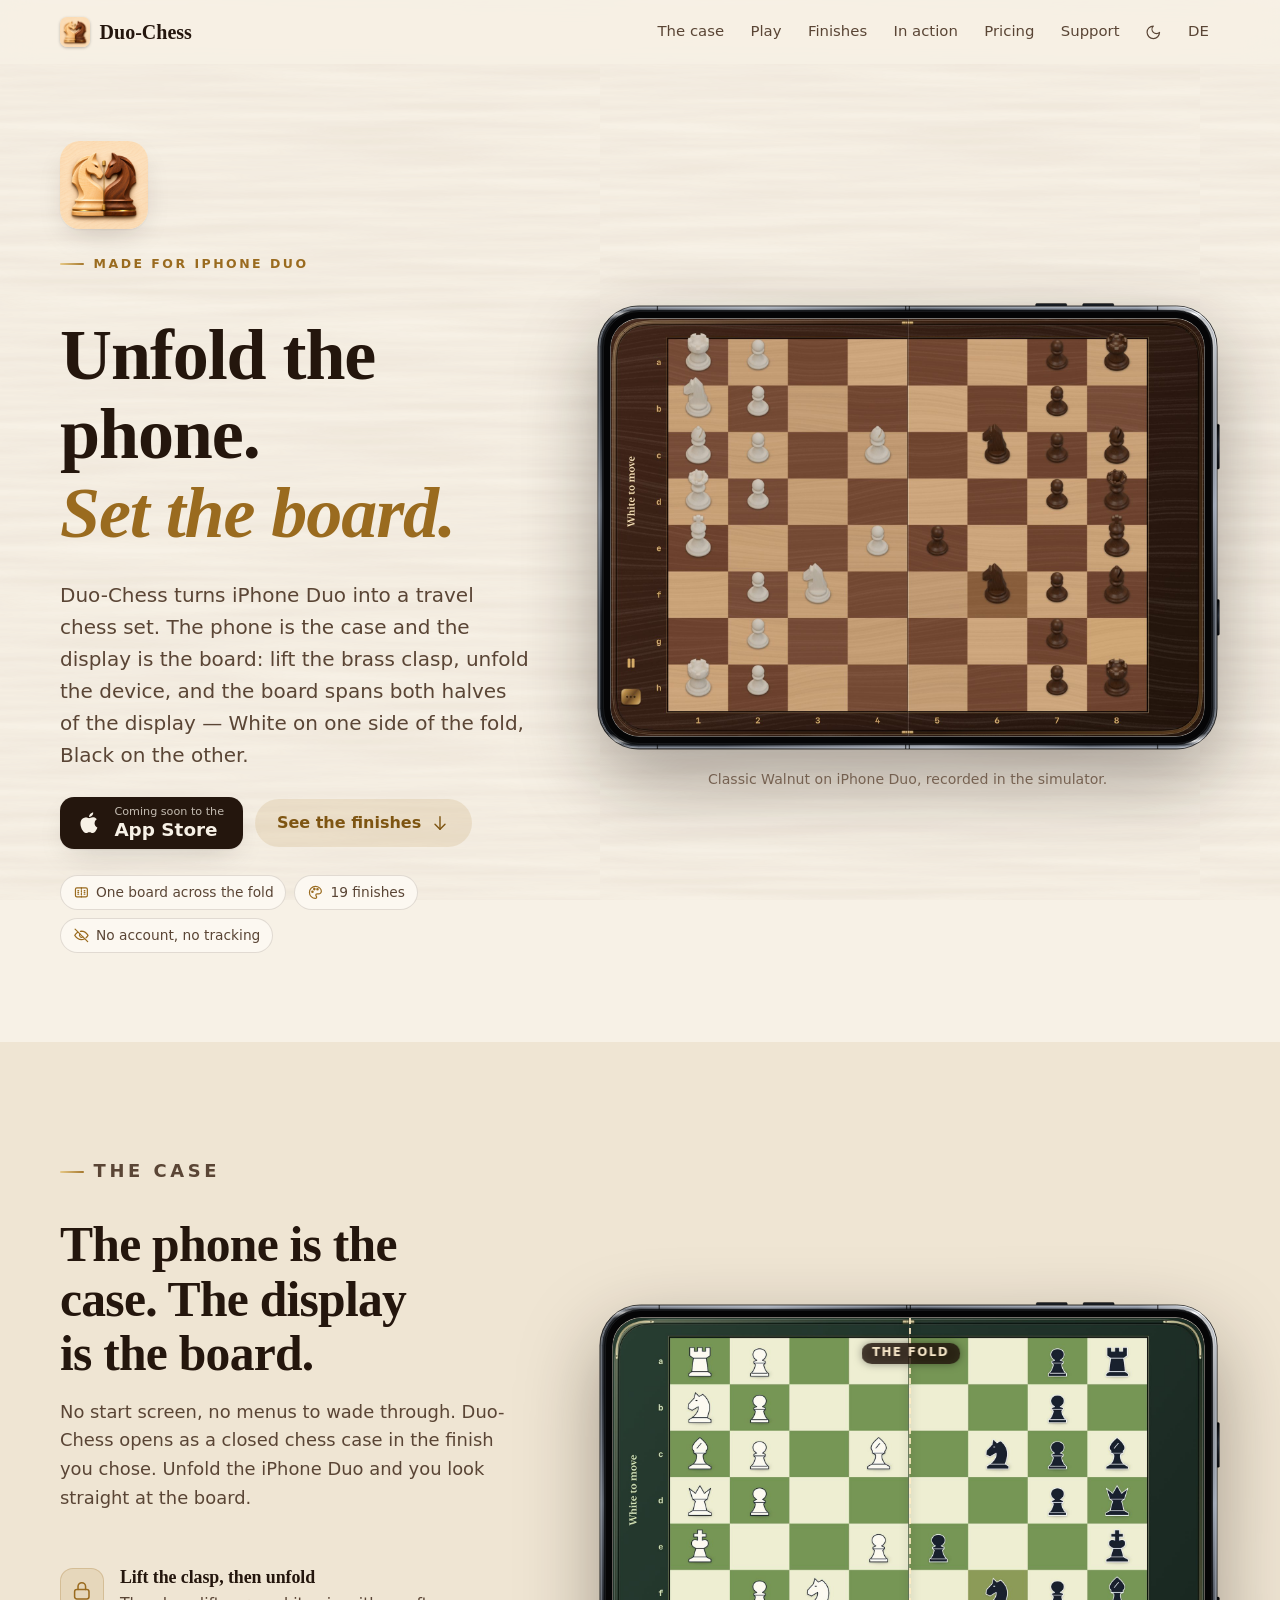
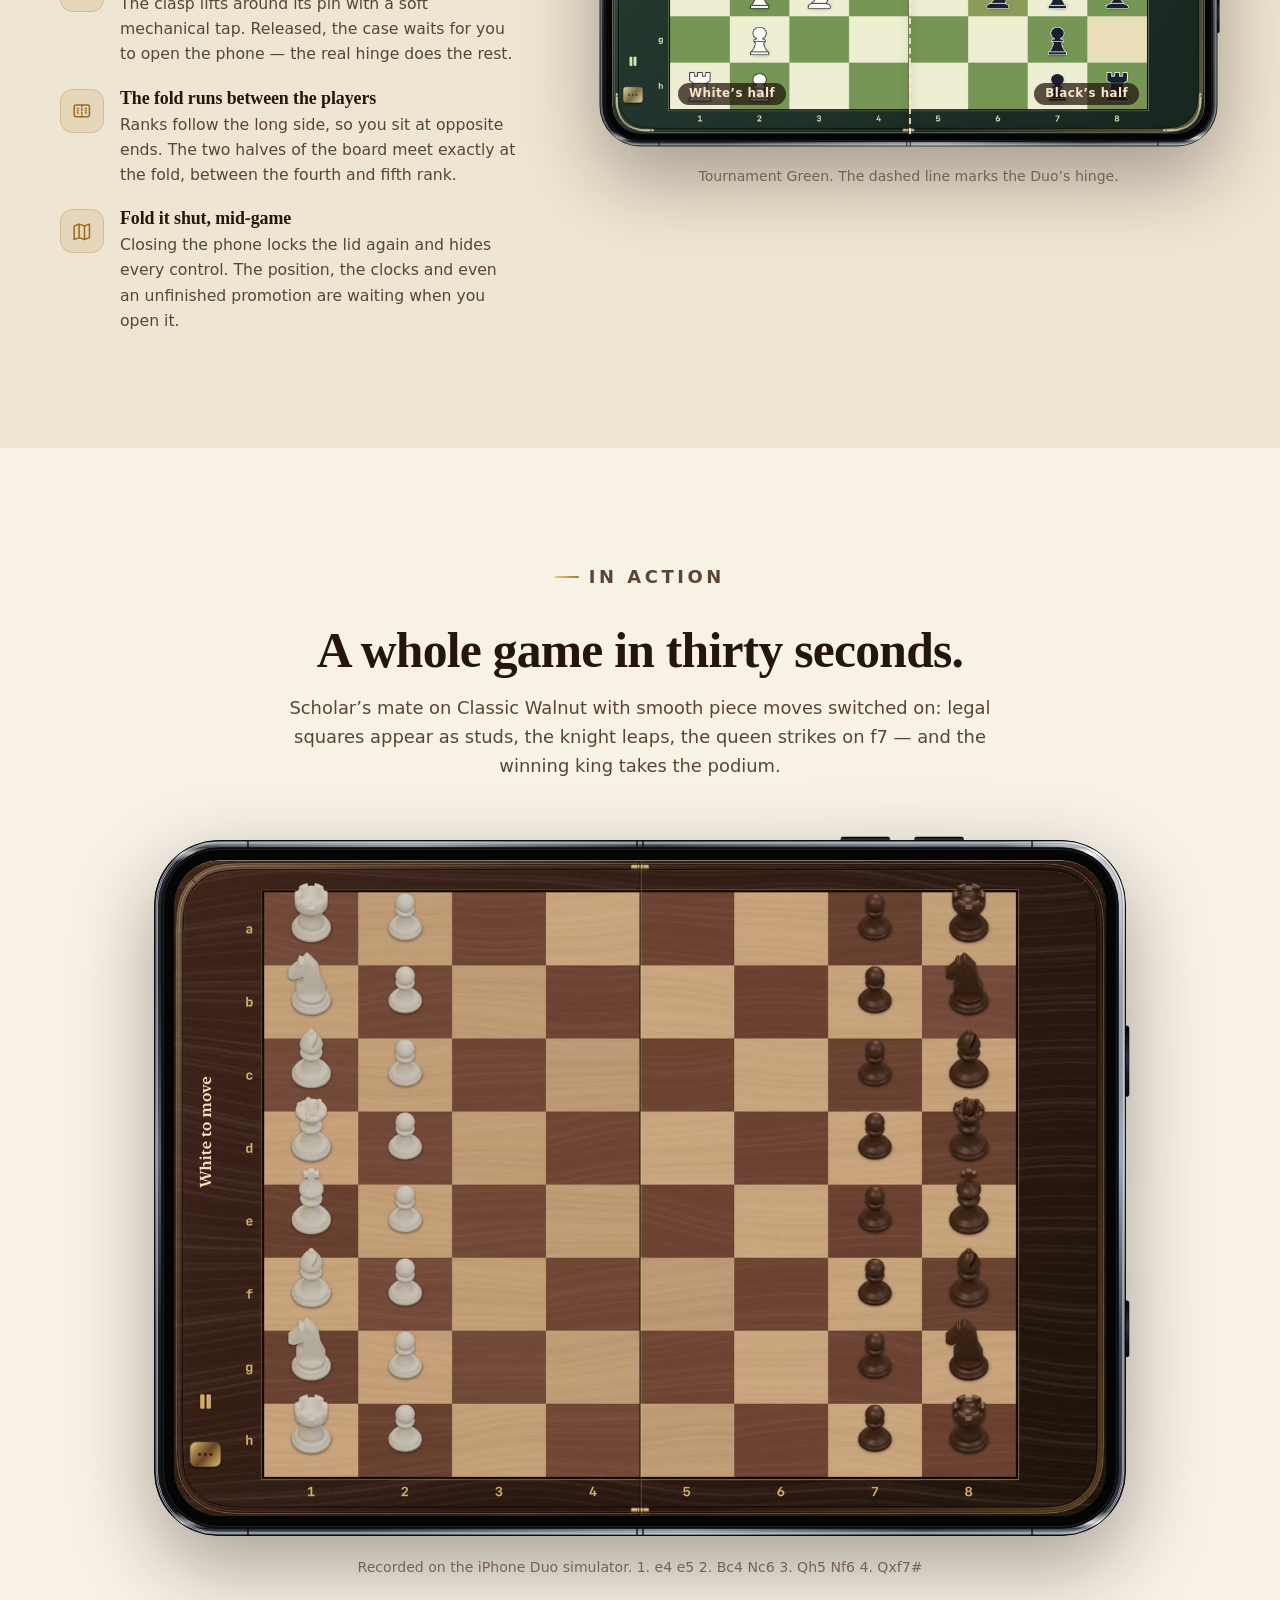
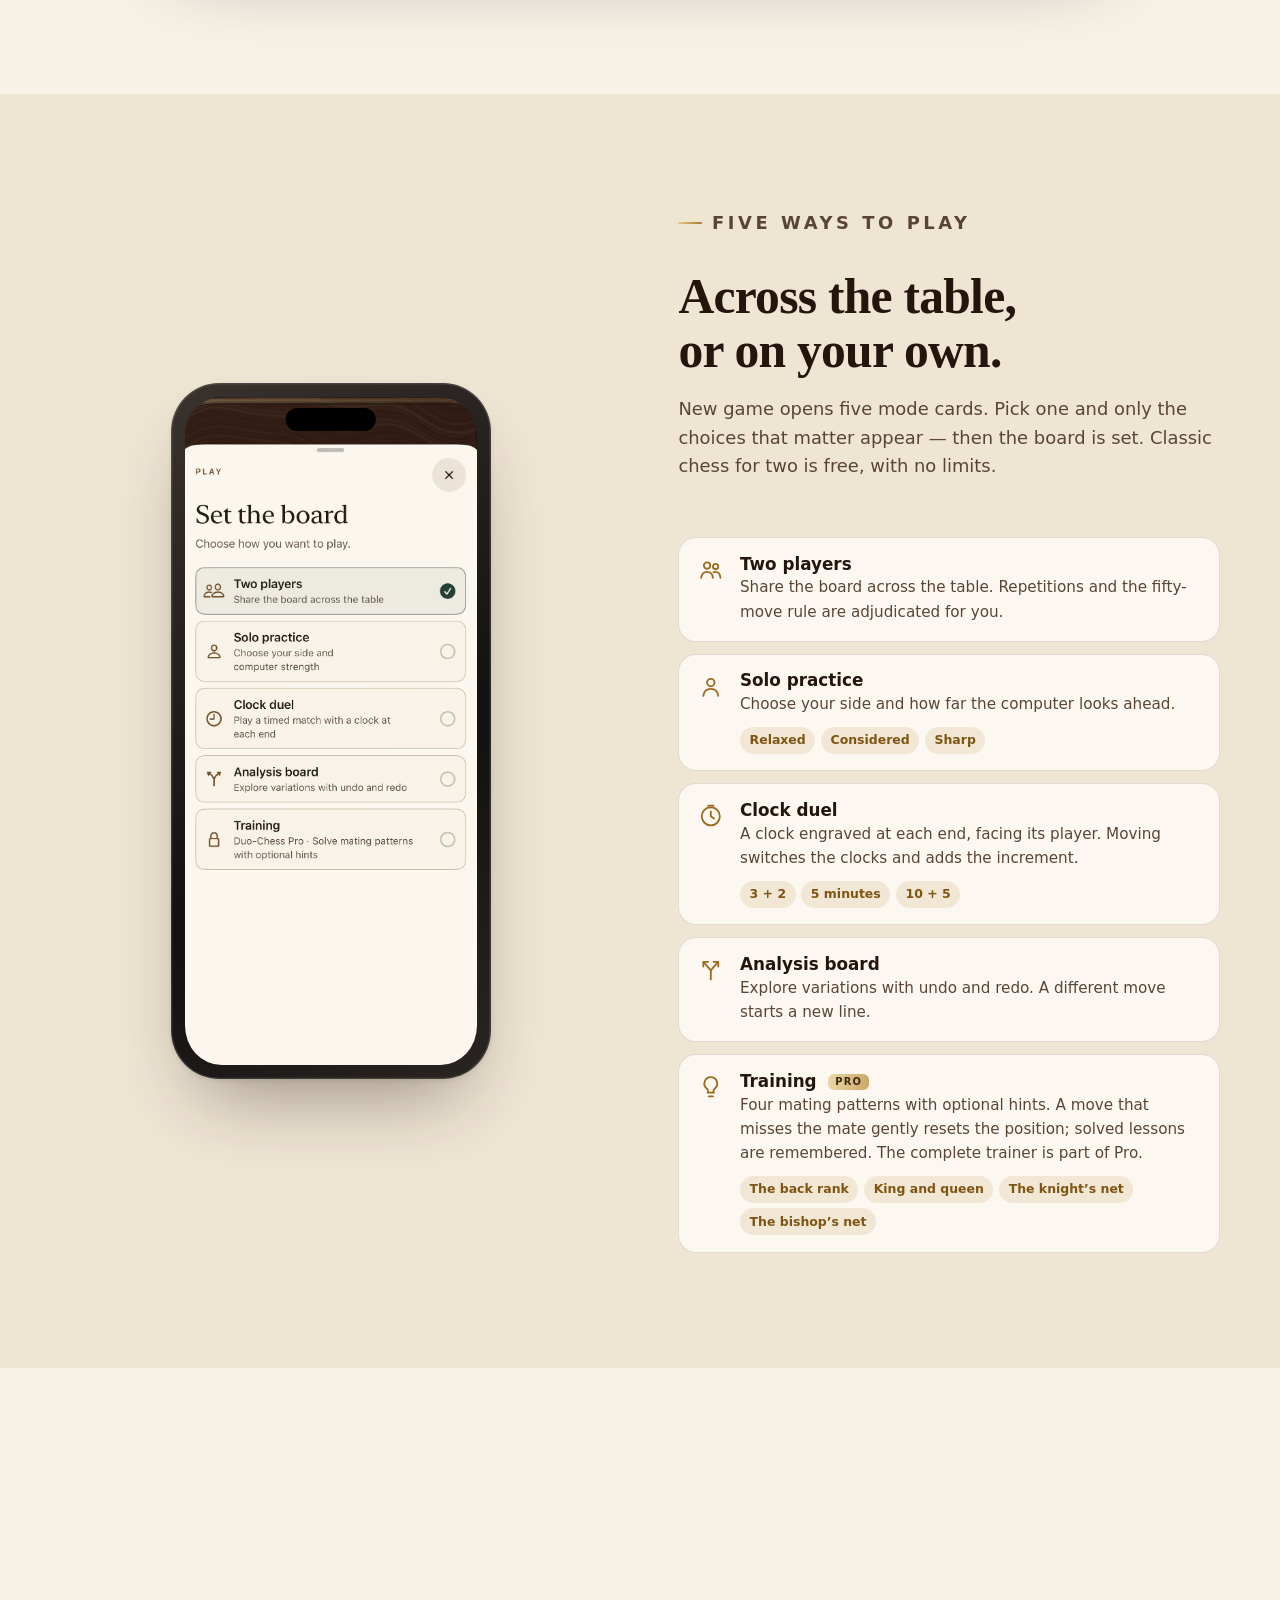
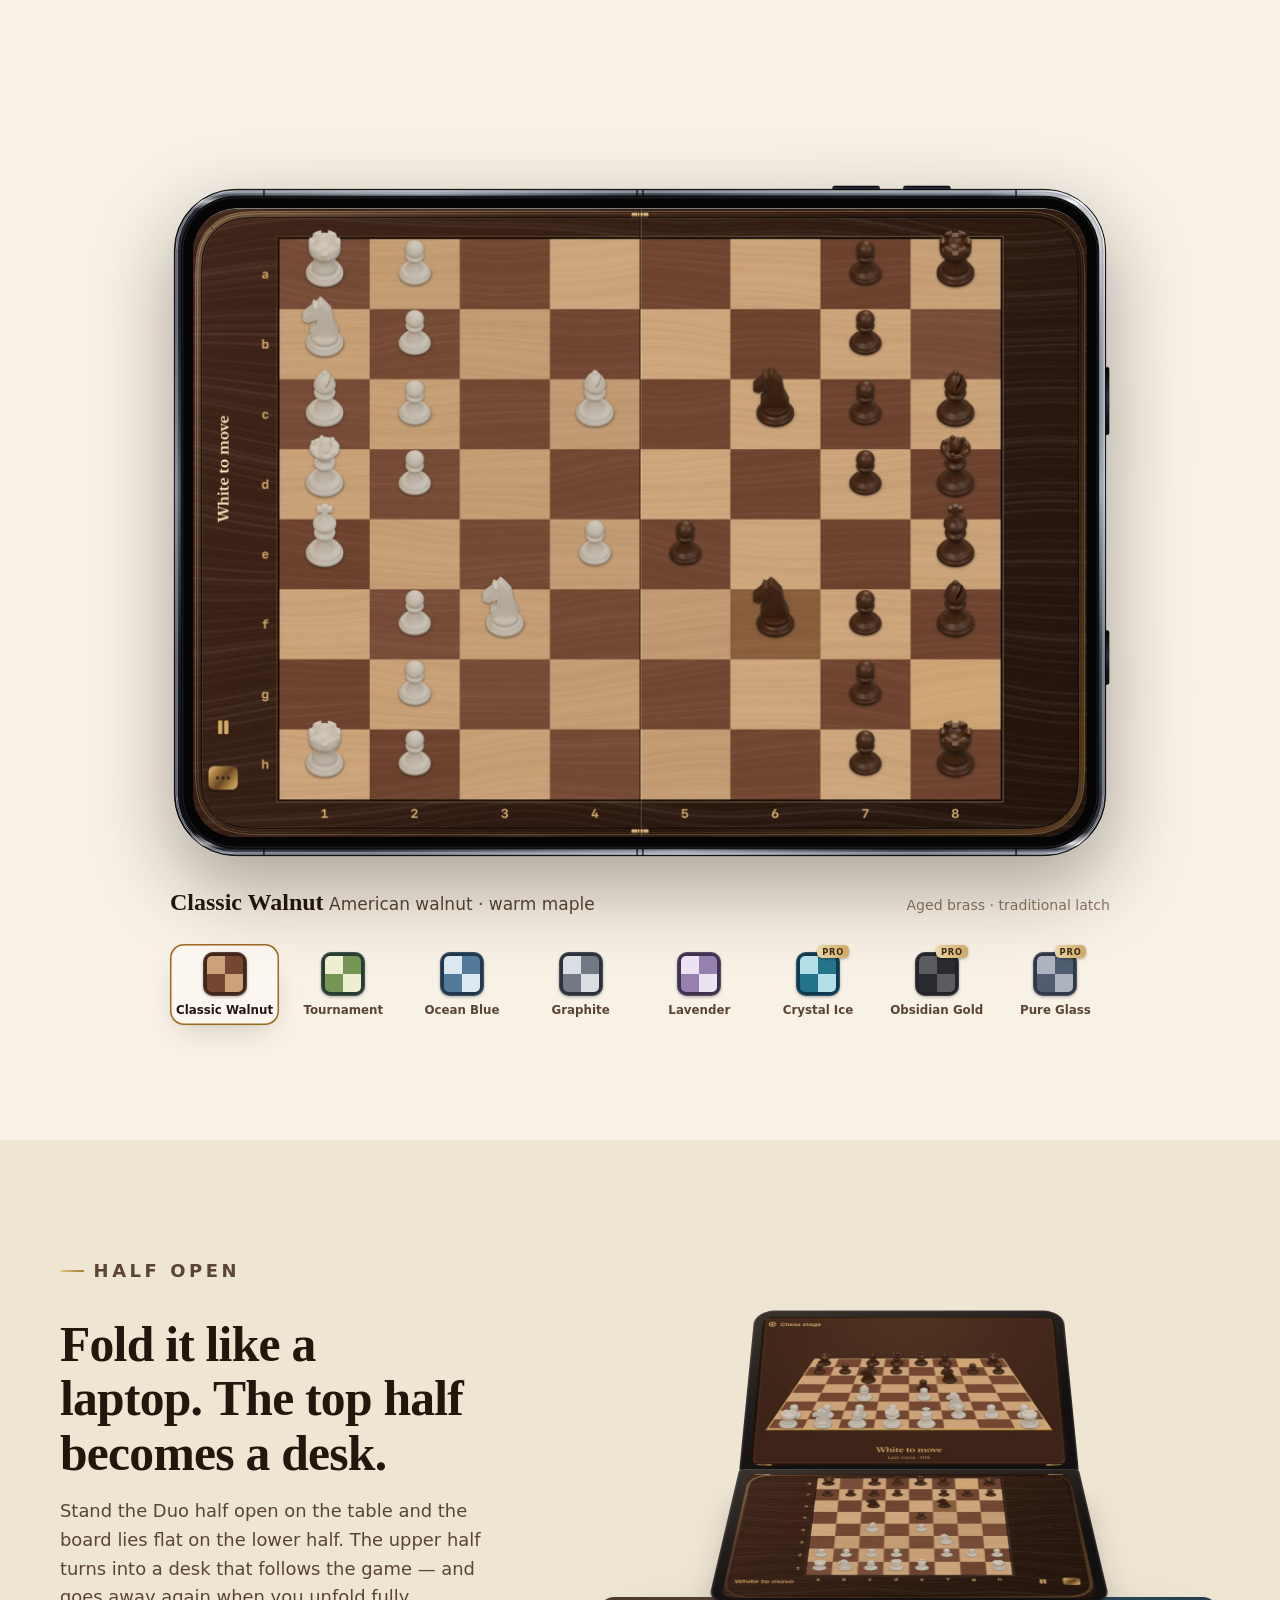
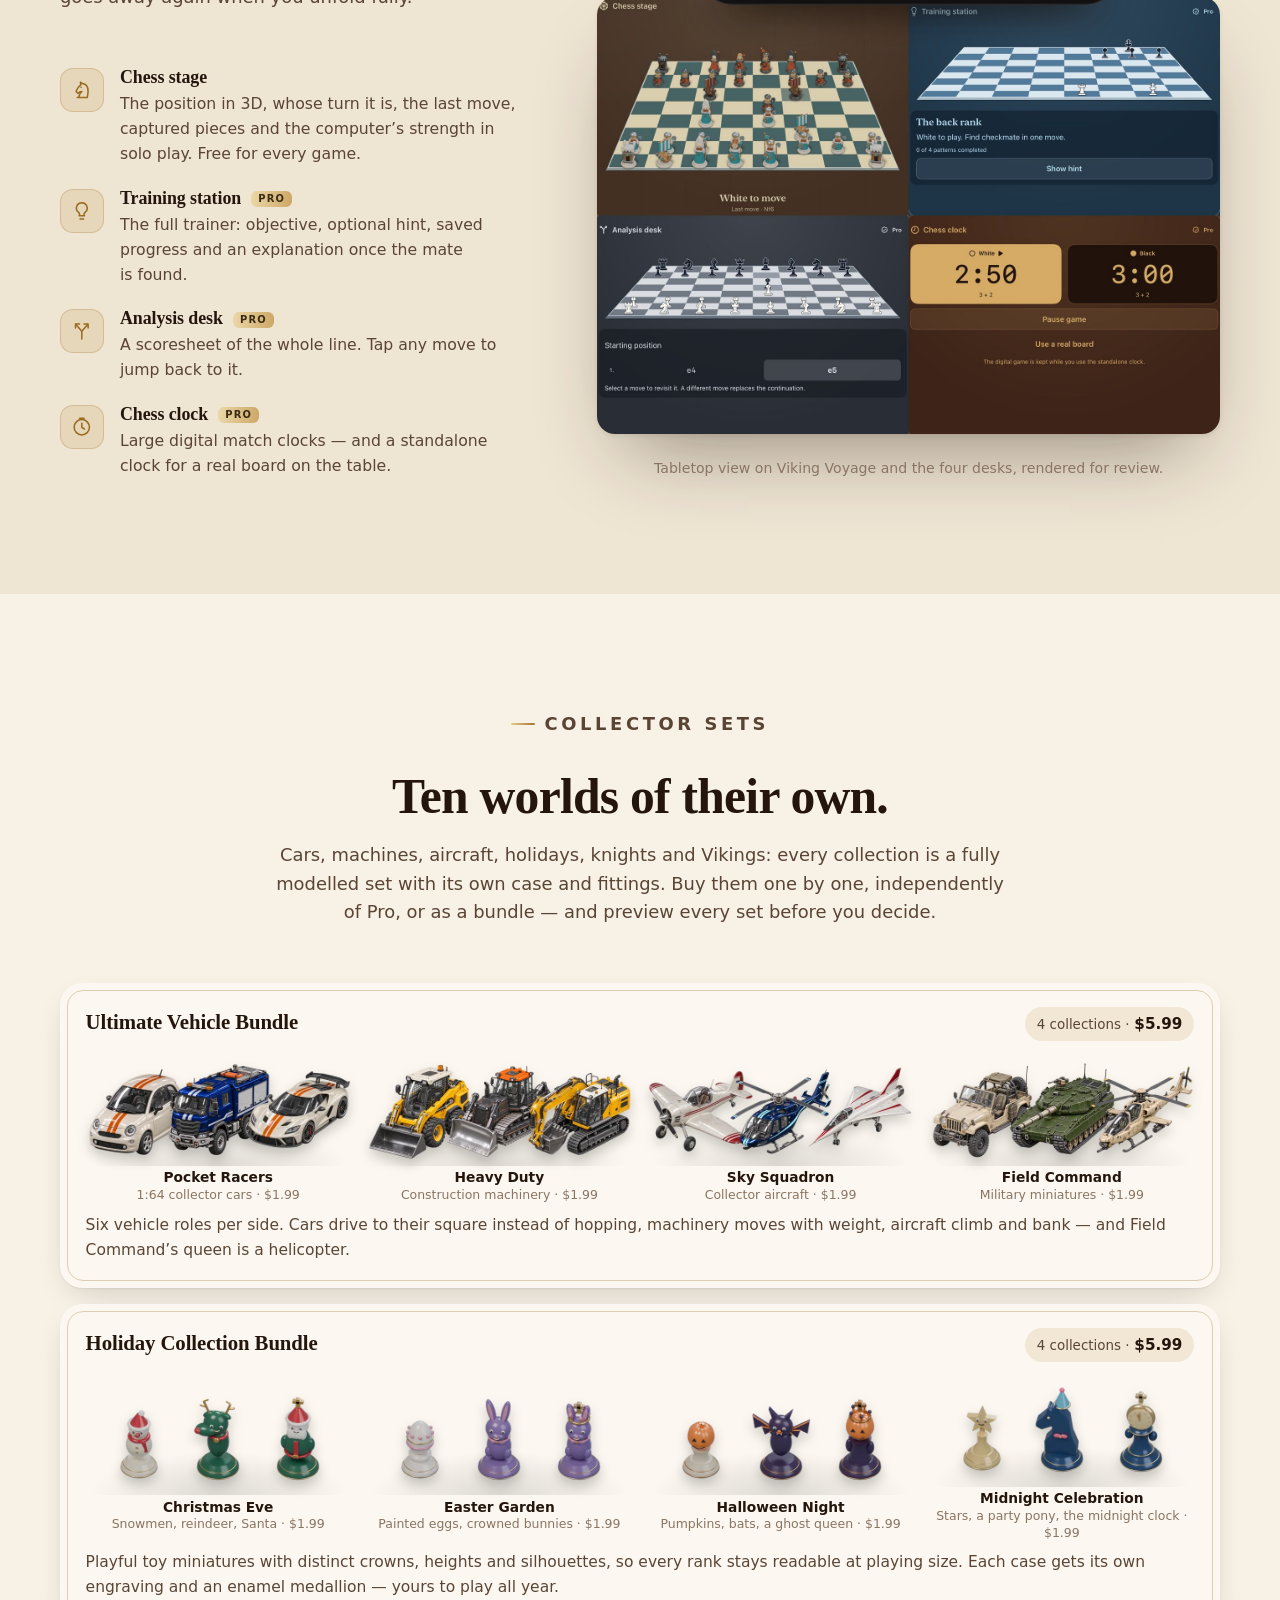
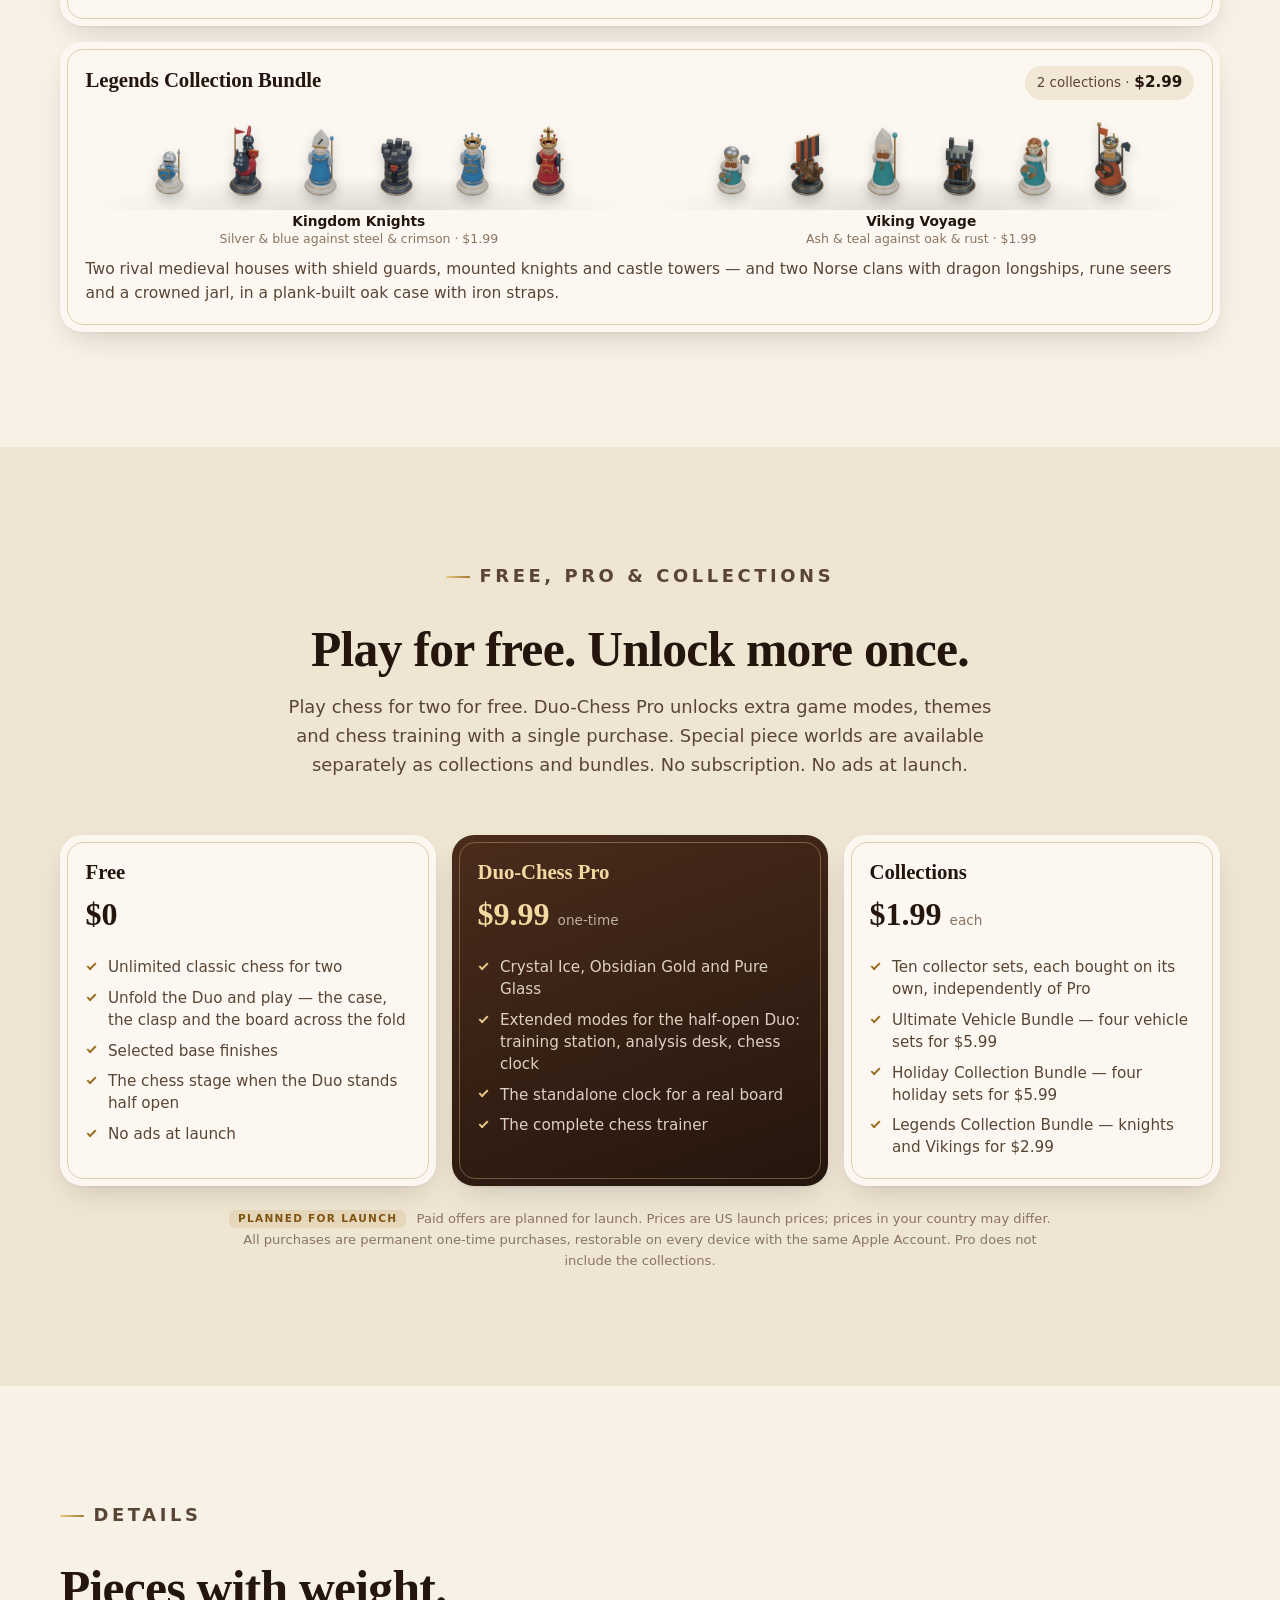
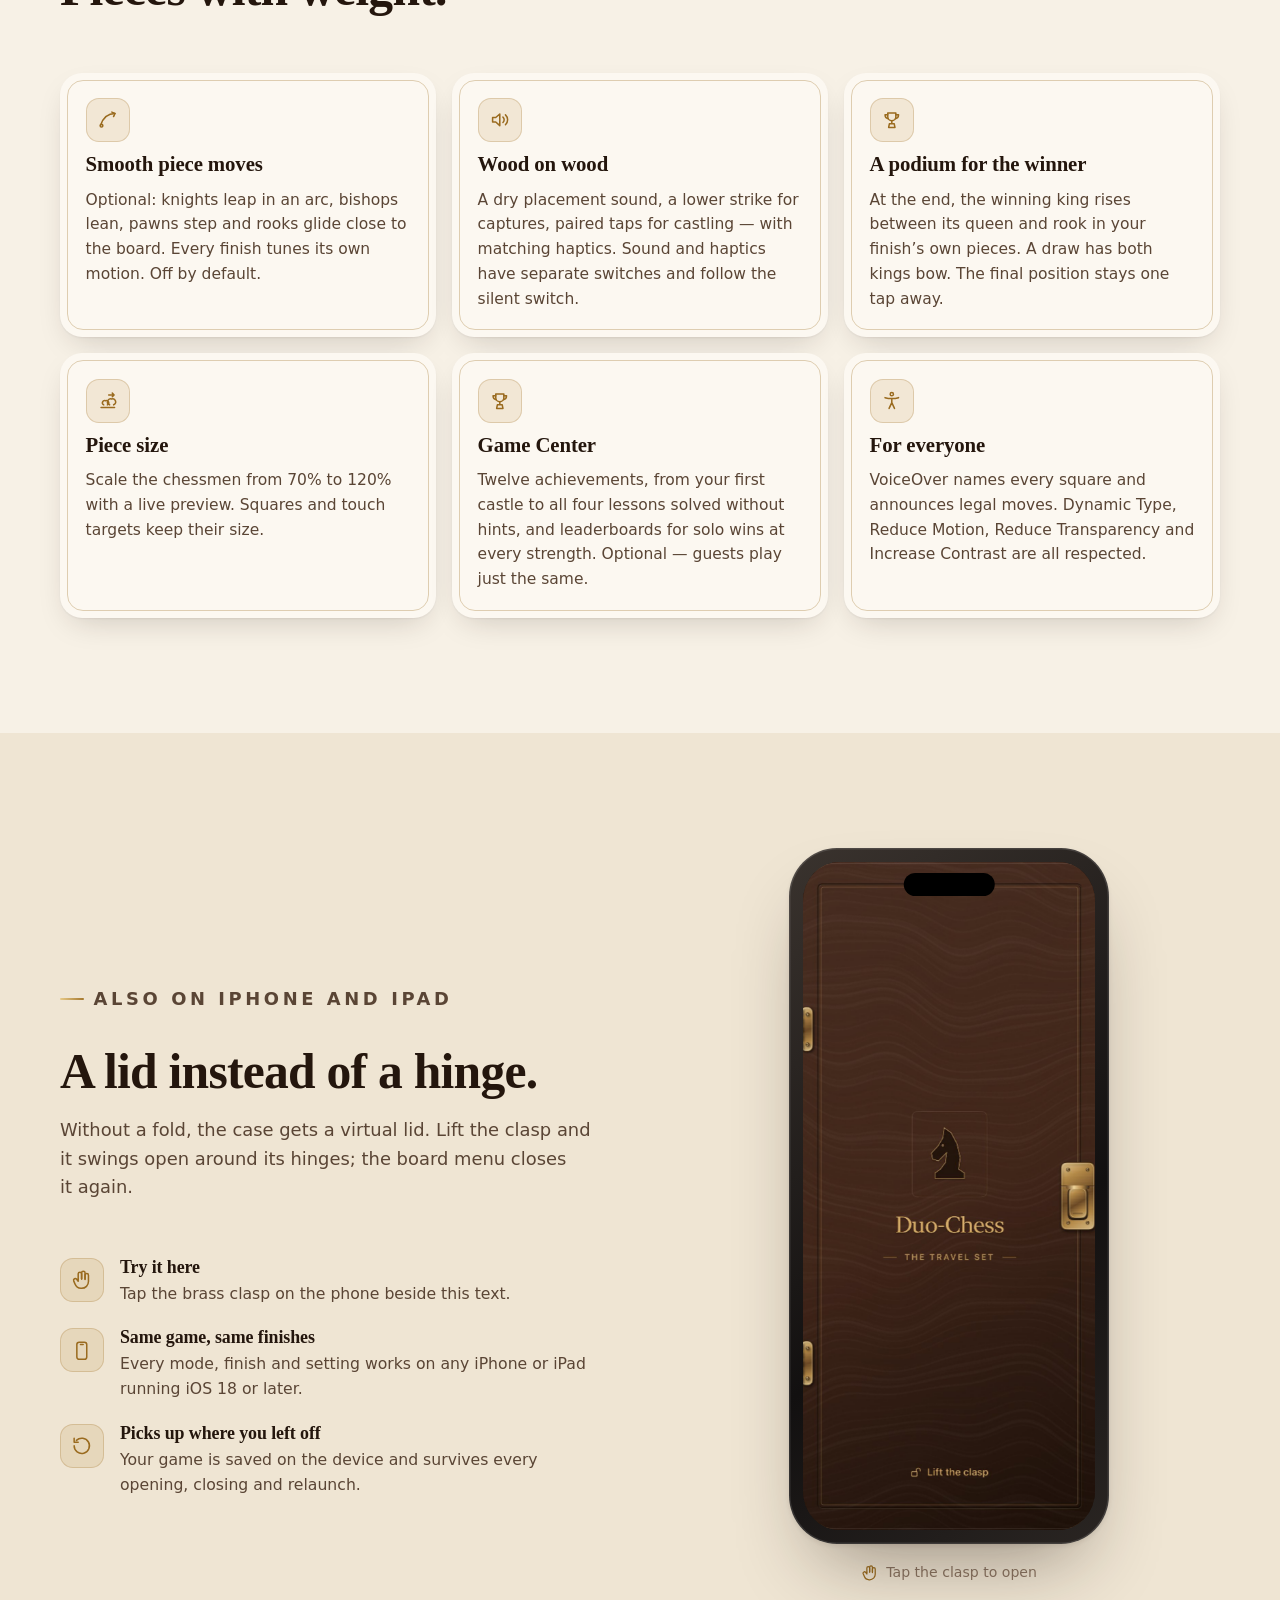
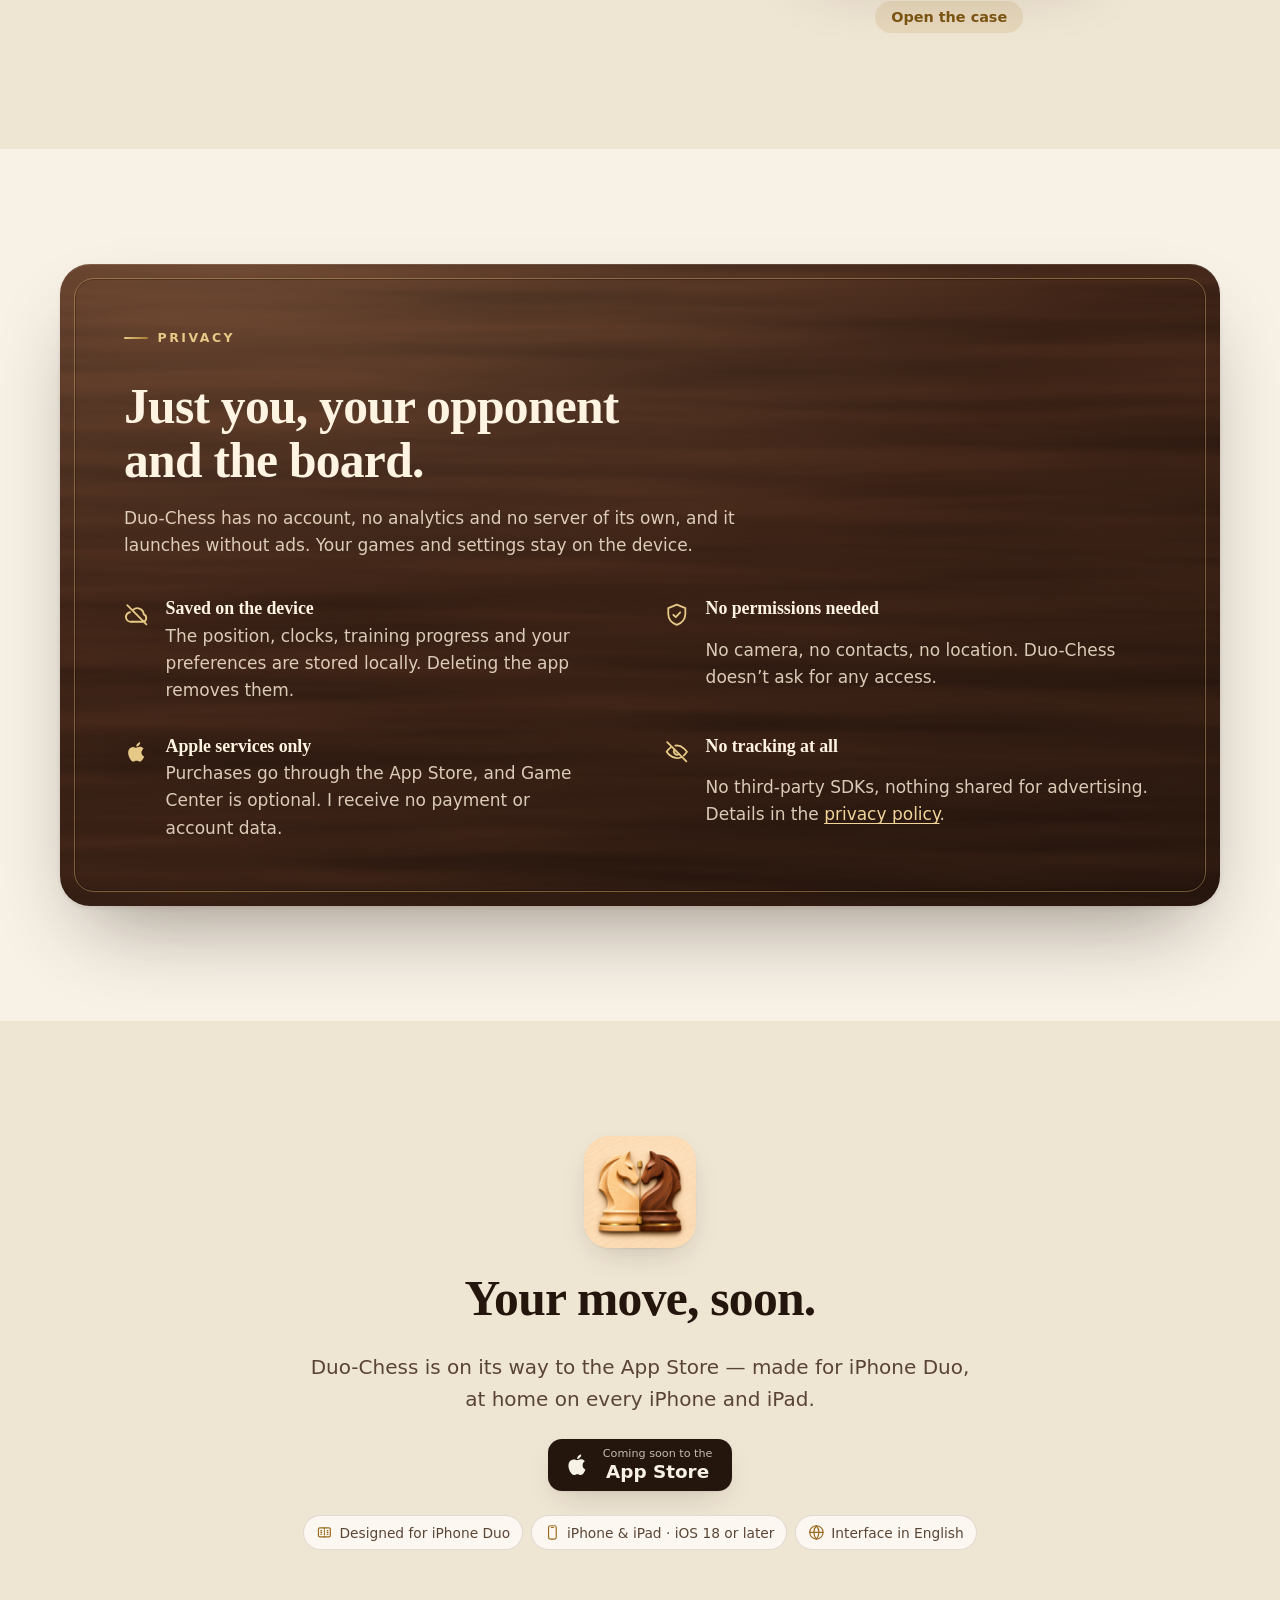
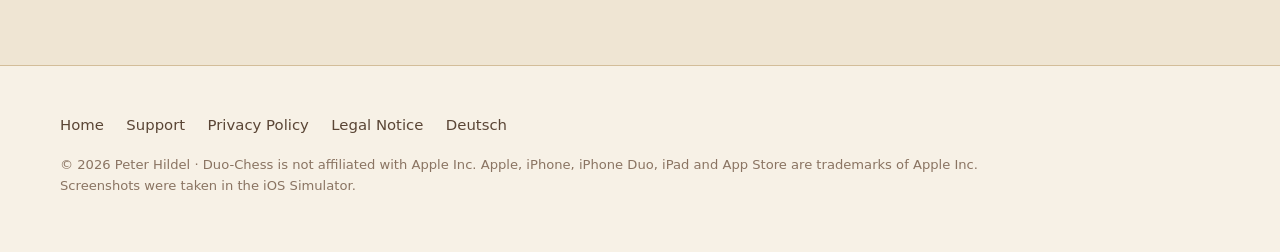
<file: index.html>
<!DOCTYPE html>
<html lang="en">
<head>
  <meta charset="UTF-8">
  <meta name="viewport" content="width=device-width, initial-scale=1.0">
  <title>Duo-Chess — A travel chess set for iPhone Duo</title>
  <meta name="description" content="Duo-Chess turns iPhone Duo into a travel chess set: lift the clasp, unfold the phone, and the board spans both halves of the display. Two players, solo practice, clock duel, analysis and training. Free for two players; Pro and collector sets as one-time purchases. No account, no tracking.">
  <link rel="alternate" hreflang="en" href="index.html">
  <link rel="alternate" hreflang="de" href="index-de.html">
  <link rel="alternate" hreflang="x-default" href="index.html">
  <meta name="theme-color" content="#F7F1E6" media="(prefers-color-scheme: light)">
  <meta name="theme-color" content="#170F0A" media="(prefers-color-scheme: dark)">
  <meta property="og:type" content="website">
  <meta property="og:title" content="Duo-Chess — A travel chess set for iPhone Duo">
  <meta property="og:description" content="Unfold your iPhone Duo and the chess case opens with it. The board spans both halves of the display.">
  <meta property="og:image" content="assets/img/og-image.jpg">
  <meta property="og:locale" content="en">
  <meta property="og:locale:alternate" content="de">
  <meta name="twitter:card" content="summary_large_image">
  <link rel="icon" href="assets/favicon-64.png" sizes="64x64" type="image/png">
  <link rel="icon" href="assets/favicon-32.png" sizes="32x32" type="image/png">
  <link rel="apple-touch-icon" href="assets/apple-touch-icon.png">
  <script>
    (function () {
      try {
        var saved = localStorage.getItem('theme');
        if (saved === 'dark' || (!saved && matchMedia('(prefers-color-scheme: dark)').matches))
          document.documentElement.classList.add('dark');
      } catch (e) {}
    })();
  </script>
  <link rel="stylesheet" href="assets/landing.css?v=4">
</head>
<body>
<a class="skip" href="#main">Skip to content</a>

<div id="nav-top" aria-hidden="true"></div>
<nav class="nav">
  <div class="wrap nav-inner">
    <a class="brand" href="index.html">
      <img src="assets/icon-256.png" alt="" width="30" height="30">
      <span>Duo-Chess</span>
    </a>
    <div class="nav-right">
      <a class="nav-link hide-sm" href="#fold">The case</a>
      <a class="nav-link hide-sm" href="#play">Play</a>
      <a class="nav-link hide-sm" href="#finishes">Finishes</a>
      <a class="nav-link hide-sm" href="#game">In action</a>
      <a class="nav-link hide-sm" href="#pricing">Pricing</a>
      <a class="nav-link hide-sm" href="support.html">Support</a>
      <button id="theme-toggle" class="icon-btn" type="button" aria-label="Switch between light and dark" aria-pressed="false">
        <svg class="ico" id="theme-icon" aria-hidden="true"><use href="assets/icons.svg#i-moon"/></svg>
      </button>
      <a class="nav-link" href="index-de.html" hreflang="de" lang="de">DE</a>
    </div>
  </div>
</nav>

<main id="main">

  <!-- ============================ Hero ============================ -->
  <section class="hero">
    <div class="wrap hero-grid">
      <div class="hero-copy">
        <img class="hero-icon" src="assets/icon-512.png" alt="Duo-Chess app icon: a maple and a walnut knight facing each other across a brass hinge" width="88" height="88">
        <p class="eyebrow">Made for iPhone Duo</p>
        <h1>Unfold the phone.<br><span class="accent">Set the board.</span></h1>
        <p class="lede">
          Duo-Chess turns iPhone Duo into a travel chess set. The phone is the case and the
          display is the board: lift the brass clasp, unfold the device, and the board spans
          both halves of the display — White on one side of the fold, Black on the other.
        </p>
        <div class="btn-row">
          <span class="store-badge" aria-label="Coming soon to the App Store">
            <svg class="ico" aria-hidden="true"><use href="assets/icons.svg#i-apple"/></svg>
            <span><small>Coming soon to the</small><b>App Store</b></span>
          </span>
          <a class="btn btn-secondary" href="#finishes">
            See the finishes
            <svg class="ico" aria-hidden="true"><use href="assets/icons.svg#i-arrow-down"/></svg>
          </a>
        </div>
        <div class="pill-row">
          <span class="pill"><svg class="ico" aria-hidden="true"><use href="assets/icons.svg#i-hinge"/></svg> One board across the fold</span>
          <span class="pill"><svg class="ico" aria-hidden="true"><use href="assets/icons.svg#i-palette"/></svg> 19 finishes</span>
          <span class="pill"><svg class="ico" aria-hidden="true"><use href="assets/icons.svg#i-eye-off"/></svg> No account, no tracking</span>
        </div>
      </div>

      <figure class="hero-figure">
        <div class="duo">
          <div class="screen">
            <img src="assets/img/duo-walnut.jpg" alt="Duo-Chess on the unfolded iPhone Duo: a Classic Walnut board in walnut and maple spans the whole inner display, with maple pieces on the left, walnut pieces on the right and “White to move” engraved in the rail." width="1800" height="1266">
          </div>
        </div>
        <figcaption>Classic Walnut on iPhone Duo, recorded in the simulator.</figcaption>
      </figure>
    </div>
  </section>

  <!-- ============================ The case ============================ -->
  <section class="block tinted" id="fold">
    <div class="wrap split wide-right">
      <div class="reveal">
        <div class="section-head">
          <p class="eyebrow">The case</p>
          <h2>The phone is the case. The display is the board.</h2>
          <p>
            No start screen, no menus to wade through. Duo-Chess opens as a closed chess case
            in the finish you chose. Unfold the iPhone Duo and you look straight at the board.
          </p>
        </div>
        <ul class="feature-list">
          <li>
            <span class="badge"><svg class="ico" aria-hidden="true"><use href="assets/icons.svg#i-lock"/></svg></span>
            <h3>Lift the clasp, then unfold</h3>
            <p>The clasp lifts around its pin with a soft mechanical tap. Released, the case waits for you to open the phone — the real hinge does the rest.</p>
          </li>
          <li>
            <span class="badge"><svg class="ico" aria-hidden="true"><use href="assets/icons.svg#i-hinge"/></svg></span>
            <h3>The fold runs between the players</h3>
            <p>Ranks follow the long side, so you sit at opposite ends. The two halves of the board meet exactly at the fold, between the fourth and fifth rank.</p>
          </li>
          <li>
            <span class="badge"><svg class="ico" aria-hidden="true"><use href="assets/icons.svg#i-fold"/></svg></span>
            <h3>Fold it shut, mid-game</h3>
            <p>Closing the phone locks the lid again and hides every control. The position, the clocks and even an unfinished promotion are waiting when you open it.</p>
          </li>
        </ul>
      </div>
      <figure class="reveal" style="margin:0">
        <div class="duo">
          <div class="screen">
            <img src="assets/img/duo-tournament.jpg" alt="A game in progress on the Tournament Green finish: ivory and sage squares across both halves of the iPhone Duo display." width="1800" height="1266" loading="lazy">
            <span class="fold-mark" aria-hidden="true"><span>The fold</span></span>
            <span class="side-tag l" aria-hidden="true">White’s half</span>
            <span class="side-tag r" aria-hidden="true">Black’s half</span>
          </div>
        </div>
        <p class="fig-note" style="margin-top:1rem">Tournament Green. The dashed line marks the Duo’s hinge.</p>
      </figure>
    </div>
  </section>

  <!-- ============================ In action ============================ -->
  <section class="block" id="game">
    <div class="wrap">
      <div class="section-head center reveal">
        <p class="eyebrow">In action</p>
        <h2>A whole game in thirty seconds.</h2>
        <p>Scholar’s mate on Classic Walnut with smooth piece moves switched on: legal squares appear as studs, the knight leaps, the queen strikes on f7 — and the winning king takes the podium.</p>
      </div>
      <figure class="reveal game-figure">
        <div class="duo">
          <div class="screen">
            <video src="assets/img/duo-game.mp4" poster="assets/img/duo-game-poster.jpg" autoplay muted loop playsinline preload="metadata" width="1440" height="1012"
                   aria-label="Recording on iPhone Duo: a two-player game on Classic Walnut. After 1. e4 e5 2. Bc4 Nc6 3. Qh5 Nf6 4. Qxf7 checkmate, a card reading “White wins” shows the white king rising on a podium between queen and rook."></video>
          </div>
        </div>
        <figcaption class="fig-note">Recorded on the iPhone Duo simulator. 1. e4 e5 2. Bc4 Nc6 3. Qh5 Nf6 4. Qxf7#</figcaption>
      </figure>
    </div>
  </section>

  <!-- ============================ Play ============================ -->
  <section class="block tinted" id="play">
    <div class="wrap split flip">
      <div class="reveal">
        <div class="section-head">
          <p class="eyebrow">Five ways to play</p>
          <h2>Across the table, or on your own.</h2>
          <p>
            New game opens five mode cards. Pick one and only the choices that matter appear —
            then the board is set. Classic chess for two is free, with no limits.
          </p>
        </div>
        <ul class="modes">
          <li class="mode">
            <svg class="ico" aria-hidden="true"><use href="assets/icons.svg#i-people"/></svg>
            <h3>Two players</h3>
            <p>Share the board across the table. Repetitions and the fifty-move rule are adjudicated for you.</p>
          </li>
          <li class="mode">
            <svg class="ico" aria-hidden="true"><use href="assets/icons.svg#i-user"/></svg>
            <h3>Solo practice</h3>
            <p>Choose your side and how far the computer looks ahead.</p>
            <div class="chips"><span class="chip">Relaxed</span><span class="chip">Considered</span><span class="chip">Sharp</span></div>
          </li>
          <li class="mode">
            <svg class="ico" aria-hidden="true"><use href="assets/icons.svg#i-clock"/></svg>
            <h3>Clock duel</h3>
            <p>A clock engraved at each end, facing its player. Moving switches the clocks and adds the increment.</p>
            <div class="chips"><span class="chip">3 + 2</span><span class="chip">5 minutes</span><span class="chip">10 + 5</span></div>
          </li>
          <li class="mode">
            <svg class="ico" aria-hidden="true"><use href="assets/icons.svg#i-branch"/></svg>
            <h3>Analysis board</h3>
            <p>Explore variations with undo and redo. A different move starts a new line.</p>
          </li>
          <li class="mode">
            <svg class="ico" aria-hidden="true"><use href="assets/icons.svg#i-bulb"/></svg>
            <h3>Training <span class="pro-tag">Pro</span></h3>
            <p>Four mating patterns with optional hints. A move that misses the mate gently resets the position; solved lessons are remembered. The complete trainer is part of Pro.</p>
            <div class="chips"><span class="chip">The back rank</span><span class="chip">King and queen</span><span class="chip">The knight’s net</span><span class="chip">The bishop’s net</span></div>
          </li>
        </ul>
      </div>
      <div class="reveal" style="display:grid;justify-items:center">
        <div class="phone">
          <div class="screen">
            <img src="assets/img/phone-modes.jpg" alt="The “Set the board” sheet in Duo-Chess: cards for Two players, Solo practice, Clock duel, Analysis board and Training on ivory paper." width="900" height="1957" loading="lazy">
            <span class="island" aria-hidden="true"></span>
          </div>
        </div>
      </div>
    </div>
  </section>

  <!-- ============================ Finishes ============================ -->
  <section class="block" id="finishes">
    <div class="wrap">
      <div class="section-head center reveal">
        <p class="eyebrow">Standard finishes</p>
        <h2>Every board brings its own case.</h2>
        <p>
          Each finish has its own board, chessmen, case and clasp. Selected base finishes come
          free; Crystal Ice, Obsidian Gold and Pure Glass are part of Duo-Chess Pro. Switch any
          time — the game stays exactly where it was. Try them here on the Duo.
        </p>
      </div>
      <div class="finish-stage reveal" data-finishes>
        <div class="duo">
          <div class="screen">
            <img class="on" data-key="walnut" src="assets/img/duo-walnut.jpg" alt="The Classic Walnut board on iPhone Duo." width="1800" height="1266" loading="lazy">
          </div>
        </div>
        <div class="finish-meta" aria-live="polite">
          <div><b data-finish-name>Classic Walnut</b><span class="pro-tag" data-finish-pro hidden>Pro</span> <span data-finish-sub>American walnut · warm maple</span></div>
          <small data-finish-metal>Aged brass · traditional latch</small>
        </div>
        <div class="finish-picker" role="group" aria-label="Choose a finish">
          <button class="finish-btn" type="button" aria-pressed="true" data-finish="walnut" data-src="assets/img/duo-walnut.jpg"
                  data-name="Classic Walnut" data-sub="American walnut · warm maple" data-metal="Aged brass · traditional latch"
                  data-alt="The Classic Walnut board on iPhone Duo.">
            <span class="sq" style="--l:#CCA378;--d:#734731;--r:#42261A"><i></i></span>Classic Walnut</button>
          <button class="finish-btn" type="button" aria-pressed="false" data-finish="tournament" data-src="assets/img/duo-tournament.jpg"
                  data-name="Tournament Green" data-sub="Flat Staunton · sage & ivory" data-metal="Satin brass · field clasp"
                  data-alt="The Tournament Green board on iPhone Duo: flat Staunton pieces on ivory and sage squares.">
            <span class="sq" style="--l:#EEEED2;--d:#769656;--r:#283D32"><i></i></span>Tournament</button>
          <button class="finish-btn" type="button" aria-pressed="false" data-finish="ocean" data-src="assets/img/duo-ocean.jpg"
                  data-name="Ocean Blue" data-sub="Flowing outlines · blue & mist" data-metal="Brushed nickel · marine toggle"
                  data-alt="The Ocean Blue board on iPhone Duo: flowing outline pieces on mist and deep blue squares.">
            <span class="sq" style="--l:#DCE8EF;--d:#527A9B;--r:#20384D"><i></i></span>Ocean Blue</button>
          <button class="finish-btn" type="button" aria-pressed="false" data-finish="graphite" data-src="assets/img/duo-graphite.jpg"
                  data-name="Graphite" data-sub="Geometric pieces · slate & silver" data-metal="Gunmetal · precision latch"
                  data-alt="The Graphite board on iPhone Duo: angular pieces on silver and slate squares.">
            <span class="sq" style="--l:#DADDE1;--d:#717985;--r:#2C313A"><i></i></span>Graphite</button>
          <button class="finish-btn" type="button" aria-pressed="false" data-finish="lavender" data-src="assets/img/duo-lavender.jpg"
                  data-name="Lavender" data-sub="Rounded pieces · violet & lilac" data-metal="Rose gold · rounded clasp"
                  data-alt="The Lavender board on iPhone Duo: soft rounded pieces on lilac and violet squares.">
            <span class="sq" style="--l:#EBE3F2;--d:#9580AF;--r:#3F324F"><i></i></span>Lavender</button>
          <button class="finish-btn is-pro" data-pro="1" type="button" aria-pressed="false" data-finish="crystal" data-src="assets/img/duo-crystal.jpg"
                  data-name="Crystal Ice" data-sub="Clear crystal · glacier blue · frosted glass" data-metal="Platinum · faceted clasp"
                  data-alt="The Crystal Ice board on iPhone Duo: clear and cyan glass pieces on a frosted blue board with fine fractures.">
            <span class="sq" style="--l:#B5DFE8;--d:#23738B;--r:#103A50"><i></i></span>Crystal Ice</button>
          <button class="finish-btn is-pro" data-pro="1" type="button" aria-pressed="false" data-finish="obsidian" data-src="assets/img/duo-obsidian.jpg"
                  data-name="Obsidian Gold" data-sub="Sculpted gold · black titanium · marble" data-metal="Champagne gold · monolithic latch"
                  data-alt="The Obsidian Gold board on iPhone Duo: gold and black titanium architectural pieces on charcoal marble.">
            <span class="sq" style="--l:#5B5C60;--d:#292B30;--r:#232329"><i></i></span>Obsidian Gold</button>
          <button class="finish-btn is-pro" data-pro="1" type="button" aria-pressed="false" data-finish="glass" data-src="assets/img/duo-glass.jpg"
                  data-name="Pure Glass" data-sub="Clear & smoked glass · satin-etched squares" data-metal="Polished silver · capsule clasp"
                  data-alt="The Pure Glass board on iPhone Duo: clear and smoked glass pieces on clear and satin-etched squares.">
            <span class="sq" style="--l:#ADB4BF;--d:#505C70;--r:#303949"><i></i></span>Pure Glass</button>
        </div>
      </div>
    </div>
  </section>

  <!-- ============================ Tabletop ============================ -->
  <section class="block tinted" id="tabletop">
    <div class="wrap split wide-right">
      <div class="reveal">
        <div class="section-head">
          <p class="eyebrow">Half open</p>
          <h2>Fold it like a laptop. The top half becomes a desk.</h2>
          <p>
            Stand the Duo half open on the table and the board lies flat on the lower half. The upper
            half turns into a desk that follows the game — and goes away again when you unfold fully.
          </p>
        </div>
        <ul class="feature-list">
          <li>
            <span class="badge"><svg class="ico" aria-hidden="true"><use href="assets/icons.svg#i-knight"/></svg></span>
            <h3>Chess stage</h3>
            <p>The position in 3D, whose turn it is, the last move, captured pieces and the computer’s strength in solo play. Free for every game.</p>
          </li>
          <li>
            <span class="badge"><svg class="ico" aria-hidden="true"><use href="assets/icons.svg#i-bulb"/></svg></span>
            <h3>Training station <span class="pro-tag">Pro</span></h3>
            <p>The full trainer: objective, optional hint, saved progress and an explanation once the mate is found.</p>
          </li>
          <li>
            <span class="badge"><svg class="ico" aria-hidden="true"><use href="assets/icons.svg#i-branch"/></svg></span>
            <h3>Analysis desk <span class="pro-tag">Pro</span></h3>
            <p>A scoresheet of the whole line. Tap any move to jump back to it.</p>
          </li>
          <li>
            <span class="badge"><svg class="ico" aria-hidden="true"><use href="assets/icons.svg#i-clock"/></svg></span>
            <h3>Chess clock <span class="pro-tag">Pro</span></h3>
            <p>Large digital match clocks — and a standalone clock for a real board on the table.</p>
          </li>
        </ul>
      </div>
      <figure class="reveal tabletop-figure">
        <div class="tt" role="img" aria-label="Tabletop view on Viking Voyage: the upper half shows the chess stage with the position in 3D and “Black to move · Last move e4”, the lower half shows the flat board.">
          <div class="tt-half tt-top"></div>
          <div class="tt-half tt-bottom"></div>
        </div>
        <img class="desks" src="assets/img/desks.jpg" alt="The four desks: Chess stage, Training station (Pro) with “The back rank”, Analysis desk (Pro) with a scoresheet, and Chess clock (Pro) with two 3 + 2 clocks, White’s already running." width="1488" height="1044" loading="lazy">
        <figcaption class="fig-note">Tabletop view on Viking Voyage and the four desks, rendered for review.</figcaption>
      </figure>
    </div>
  </section>

  <!-- ============================ Collections ============================ -->
  <section class="block" id="collections">
    <div class="wrap">
      <div class="section-head center reveal">
        <p class="eyebrow">Collector sets</p>
        <h2>Ten worlds of their own.</h2>
        <p>
          Cars, machines, aircraft, holidays, knights and Vikings: every collection is a fully modelled
          set with its own case and fittings. Buy them one by one, independently of Pro, or as a bundle —
          and preview every set before you decide.
        </p>
      </div>
      <div class="collections">
        <article class="collection wide reveal">
          <header><h3>Ultimate Vehicle Bundle</h3><span class="price-pill">4 collections · <b>$5.99</b></span></header>
          <div class="holiday-grid">
            <figure><div class="lineup vehicles">
                <img src="assets/pieces/racers-white-pawn.webp" alt="" width="240" height="240" loading="lazy">
                <img src="assets/pieces/racers-black-rook.webp" alt="" width="240" height="240" loading="lazy">
                <img src="assets/pieces/racers-white-queen.webp" alt="" width="240" height="240" loading="lazy">
              </div><figcaption>Pocket Racers<small>1:64 collector cars · $1.99</small></figcaption></figure>
            <figure><div class="lineup vehicles">
                <img src="assets/pieces/heavyDuty-white-pawn.webp" alt="" width="240" height="240" loading="lazy">
                <img src="assets/pieces/heavyDuty-black-rook.webp" alt="" width="240" height="240" loading="lazy">
                <img src="assets/pieces/heavyDuty-white-queen.webp" alt="" width="240" height="240" loading="lazy">
              </div><figcaption>Heavy Duty<small>Construction machinery · $1.99</small></figcaption></figure>
            <figure><div class="lineup vehicles">
                <img src="assets/pieces/skySquadron-white-pawn.webp" alt="" width="240" height="240" loading="lazy">
                <img src="assets/pieces/skySquadron-black-knight.webp" alt="" width="240" height="240" loading="lazy">
                <img src="assets/pieces/skySquadron-white-queen.webp" alt="" width="240" height="240" loading="lazy">
              </div><figcaption>Sky Squadron<small>Collector aircraft · $1.99</small></figcaption></figure>
            <figure><div class="lineup vehicles">
                <img src="assets/pieces/fieldCommand-white-pawn.webp" alt="" width="240" height="240" loading="lazy">
                <img src="assets/pieces/fieldCommand-black-rook.webp" alt="" width="240" height="240" loading="lazy">
                <img src="assets/pieces/fieldCommand-white-queen.webp" alt="" width="240" height="240" loading="lazy">
              </div><figcaption>Field Command<small>Military miniatures · $1.99</small></figcaption></figure>
          </div>
          <p>Six vehicle roles per side. Cars drive to their square instead of hopping, machinery moves with weight, aircraft climb and bank — and Field Command’s queen is a helicopter.</p>
        </article>

        <article class="collection wide reveal">
          <header><h3>Holiday Collection Bundle</h3><span class="price-pill">4 collections · <b>$5.99</b></span></header>
          <div class="holiday-grid">
            <figure><div class="lineup">
                <img src="assets/pieces/christmas-white-pawn.webp" alt="" width="240" height="240" loading="lazy">
                <img src="assets/pieces/christmas-black-knight.webp" alt="" width="240" height="240" loading="lazy">
                <img src="assets/pieces/christmas-black-king.webp" alt="" width="240" height="240" loading="lazy">
              </div><figcaption>Christmas Eve<small>Snowmen, reindeer, Santa · $1.99</small></figcaption></figure>
            <figure><div class="lineup">
                <img src="assets/pieces/easter-white-pawn.webp" alt="" width="240" height="240" loading="lazy">
                <img src="assets/pieces/easter-black-knight.webp" alt="" width="240" height="240" loading="lazy">
                <img src="assets/pieces/easter-black-king.webp" alt="" width="240" height="240" loading="lazy">
              </div><figcaption>Easter Garden<small>Painted eggs, crowned bunnies · $1.99</small></figcaption></figure>
            <figure><div class="lineup">
                <img src="assets/pieces/halloween-white-pawn.webp" alt="" width="240" height="240" loading="lazy">
                <img src="assets/pieces/halloween-black-knight.webp" alt="" width="240" height="240" loading="lazy">
                <img src="assets/pieces/halloween-black-king.webp" alt="" width="240" height="240" loading="lazy">
              </div><figcaption>Halloween Night<small>Pumpkins, bats, a ghost queen · $1.99</small></figcaption></figure>
            <figure><div class="lineup">
                <img src="assets/pieces/newYear-white-pawn.webp" alt="" width="240" height="240" loading="lazy">
                <img src="assets/pieces/newYear-black-knight.webp" alt="" width="240" height="240" loading="lazy">
                <img src="assets/pieces/newYear-black-king.webp" alt="" width="240" height="240" loading="lazy">
              </div><figcaption>Midnight Celebration<small>Stars, a party pony, the midnight clock · $1.99</small></figcaption></figure>
          </div>
          <p>Playful toy miniatures with distinct crowns, heights and silhouettes, so every rank stays readable at playing size. Each case gets its own engraving and an enamel medallion — yours to play all year.</p>
        </article>

        <article class="collection wide reveal">
          <header><h3>Legends Collection Bundle</h3><span class="price-pill">2 collections · <b>$2.99</b></span></header>
          <div class="holiday-grid legends">
            <figure><div class="lineup">
                <img src="assets/pieces/kingdom-white-pawn.webp" alt="" width="240" height="240" loading="lazy">
                <img src="assets/pieces/kingdom-black-knight.webp" alt="" width="240" height="240" loading="lazy">
                <img src="assets/pieces/kingdom-white-bishop.webp" alt="" width="240" height="240" loading="lazy">
                <img src="assets/pieces/kingdom-black-rook.webp" alt="" width="240" height="240" loading="lazy">
                <img src="assets/pieces/kingdom-white-queen.webp" alt="" width="240" height="240" loading="lazy">
                <img src="assets/pieces/kingdom-black-king.webp" alt="" width="240" height="240" loading="lazy">
              </div><figcaption>Kingdom Knights<small>Silver &amp; blue against steel &amp; crimson · $1.99</small></figcaption></figure>
            <figure><div class="lineup">
                <img src="assets/pieces/vikings-white-pawn.webp" alt="" width="240" height="240" loading="lazy">
                <img src="assets/pieces/vikings-black-knight.webp" alt="" width="240" height="240" loading="lazy">
                <img src="assets/pieces/vikings-white-bishop.webp" alt="" width="240" height="240" loading="lazy">
                <img src="assets/pieces/vikings-black-rook.webp" alt="" width="240" height="240" loading="lazy">
                <img src="assets/pieces/vikings-white-queen.webp" alt="" width="240" height="240" loading="lazy">
                <img src="assets/pieces/vikings-black-king.webp" alt="" width="240" height="240" loading="lazy">
              </div><figcaption>Viking Voyage<small>Ash &amp; teal against oak &amp; rust · $1.99</small></figcaption></figure>
          </div>
          <p>Two rival medieval houses with shield guards, mounted knights and castle towers — and two Norse clans with dragon longships, rune seers and a crowned jarl, in a plank-built oak case with iron straps.</p>
        </article>
      </div>
    </div>
  </section>

  <!-- ============================ Pricing ============================ -->
  <section class="block tinted" id="pricing">
    <div class="wrap">
      <div class="section-head center reveal">
        <p class="eyebrow">Free, Pro &amp; collections</p>
        <h2>Play for free. Unlock more once.</h2>
        <p>Play chess for two for free. Duo-Chess Pro unlocks extra game modes, themes and chess training with a single purchase. Special piece worlds are available separately as collections and bundles. No subscription. No ads at launch.</p>
      </div>
      <div class="plans plans-3 reveal">
        <div class="plan">
          <h3>Free</h3>
          <p class="plan-price">$0</p>
          <ul>
            <li>Unlimited classic chess for two</li>
            <li>Unfold the Duo and play — the case, the clasp and the board across the fold</li>
            <li>Selected base finishes</li>
            <li>The chess stage when the Duo stands half open</li>
            <li>No ads at launch</li>
          </ul>
        </div>
        <div class="plan plan-pro">
          <h3>Duo-Chess Pro</h3>
          <p class="plan-price">$9.99 <small>one-time</small></p>
          <ul>
            <li>Crystal Ice, Obsidian Gold and Pure Glass</li>
            <li>Extended modes for the half-open Duo: training station, analysis desk, chess clock</li>
            <li>The standalone clock for a real board</li>
            <li>The complete chess trainer</li>
          </ul>
        </div>
        <div class="plan">
          <h3>Collections</h3>
          <p class="plan-price">$1.99 <small>each</small></p>
          <ul>
            <li>Ten collector sets, each bought on its own, independently of Pro</li>
            <li>Ultimate Vehicle Bundle — four vehicle sets for $5.99</li>
            <li>Holiday Collection Bundle — four holiday sets for $5.99</li>
            <li>Legends Collection Bundle — knights and Vikings for $2.99</li>
          </ul>
        </div>
      </div>
      <p class="plans-note tiny reveal"><span class="tag tag-plan">Planned for launch</span> Paid offers are planned for launch. Prices are US launch prices; prices in your country may differ. All purchases are permanent one-time purchases, restorable on every device with the same Apple Account. Pro does not include the collections.</p>
    </div>
  </section>

  <!-- ============================ Details ============================ -->
  <section class="block" id="details">
    <div class="wrap">
      <div class="section-head reveal">
        <p class="eyebrow">Details</p>
        <h2>Pieces with weight.</h2>
      </div>
      <div class="cards">
        <article class="card reveal">
          <span class="badge"><svg class="ico" aria-hidden="true"><use href="assets/icons.svg#i-motion"/></svg></span>
          <h3>Smooth piece moves</h3>
          <p>Optional: knights leap in an arc, bishops lean, pawns step and rooks glide close to the board. Every finish tunes its own motion. Off by default.</p>
        </article>
        <article class="card reveal">
          <span class="badge"><svg class="ico" aria-hidden="true"><use href="assets/icons.svg#i-sound"/></svg></span>
          <h3>Wood on wood</h3>
          <p>A dry placement sound, a lower strike for captures, paired taps for castling — with matching haptics. Sound and haptics have separate switches and follow the silent switch.</p>
        </article>
        <article class="card reveal">
          <span class="badge"><svg class="ico" aria-hidden="true"><use href="assets/icons.svg#i-trophy"/></svg></span>
          <h3>A podium for the winner</h3>
          <p>At the end, the winning king rises between its queen and rook in your finish’s own pieces. A draw has both kings bow. The final position stays one tap away.</p>
        </article>
        <article class="card reveal">
          <span class="badge"><svg class="ico" aria-hidden="true"><use href="assets/icons.svg#i-resize"/></svg></span>
          <h3>Piece size</h3>
          <p>Scale the chessmen from 70% to 120% with a live preview. Squares and touch targets keep their size.</p>
        </article>
        <article class="card reveal">
          <span class="badge"><svg class="ico" aria-hidden="true"><use href="assets/icons.svg#i-trophy"/></svg></span>
          <h3>Game Center</h3>
          <p>Twelve achievements, from your first castle to all four lessons solved without hints, and leaderboards for solo wins at every strength. Optional — guests play just the same.</p>
        </article>
        <article class="card reveal">
          <span class="badge"><svg class="ico" aria-hidden="true"><use href="assets/icons.svg#i-access"/></svg></span>
          <h3>For everyone</h3>
          <p>VoiceOver names every square and announces legal moves. Dynamic Type, Reduce Motion, Reduce Transparency and Increase Contrast are all respected.</p>
        </article>
      </div>
    </div>
  </section>

  <!-- ============================ Other iPhones ============================ -->
  <section class="block tinted" id="iphone">
    <div class="wrap split">
      <div class="reveal">
        <div class="section-head">
          <p class="eyebrow">Also on iPhone and iPad</p>
          <h2>A lid instead of a hinge.</h2>
          <p>
            Without a fold, the case gets a virtual lid. Lift the clasp and it swings open around
            its hinges; the board menu closes it again.
          </p>
        </div>
        <ul class="feature-list">
          <li>
            <span class="badge"><svg class="ico" aria-hidden="true"><use href="assets/icons.svg#i-hand"/></svg></span>
            <h3>Try it here</h3>
            <p>Tap the brass clasp on the phone beside this text.</p>
          </li>
          <li>
            <span class="badge"><svg class="ico" aria-hidden="true"><use href="assets/icons.svg#i-phone"/></svg></span>
            <h3>Same game, same finishes</h3>
            <p>Every mode, finish and setting works on any iPhone or iPad running iOS 18 or later.</p>
          </li>
          <li>
            <span class="badge"><svg class="ico" aria-hidden="true"><use href="assets/icons.svg#i-restore"/></svg></span>
            <h3>Picks up where you left off</h3>
            <p>Your game is saved on the device and survives every opening, closing and relaunch.</p>
          </li>
        </ul>
      </div>

      <div class="case-demo reveal" data-case>
        <div class="phone">
          <div class="screen">
            <img src="assets/img/phone-board.jpg" alt="The open case on iPhone: a Classic Walnut board in portrait after 1. e4 d5, with “White to move” below the board and the brass menu fitting." width="900" height="1957" loading="lazy">
            <div class="lid">
              <img src="assets/img/phone-case.jpg" alt="The closed walnut case on iPhone with two brass hinges on the left, a brass clasp on the right and an engraved knight." width="900" height="1957" loading="lazy">
            </div>
            <button class="clasp-hit" type="button" aria-label="Lift the clasp"></button>
            <span class="island" aria-hidden="true"></span>
          </div>
        </div>
        <span class="demo-hint">
          <svg class="ico" aria-hidden="true"><use href="assets/icons.svg#i-hand"/></svg>
          <span data-hint data-open="Tap the clasp to open" data-close="The board is set">Tap the clasp to open</span>
        </span>
        <button class="btn btn-secondary demo-btn" type="button" data-case-toggle aria-pressed="false" data-open="Open the case" data-close="Close the case">Open the case</button>
      </div>
    </div>
  </section>

  <!-- ============================ Privacy ============================ -->
  <section class="block" id="privacy">
    <div class="wrap">
      <div class="walnut-panel reveal">
        <div style="position:relative;max-width:42rem;display:grid;gap:1rem">
          <p class="eyebrow">Privacy</p>
          <h2>Just you, your opponent and the board.</h2>
          <p>Duo-Chess has no account, no analytics and no server of its own, and it launches without ads. Your games and settings stay on the device.</p>
        </div>
        <div class="grid">
          <div>
            <svg class="ico" aria-hidden="true"><use href="assets/icons.svg#i-cloud-off"/></svg>
            <h3>Saved on the device</h3>
            <p>The position, clocks, training progress and your preferences are stored locally. Deleting the app removes them.</p>
          </div>
          <div>
            <svg class="ico" aria-hidden="true"><use href="assets/icons.svg#i-shield"/></svg>
            <h3>No permissions needed</h3>
            <p>No camera, no contacts, no location. Duo-Chess doesn’t ask for any access.</p>
          </div>
          <div>
            <svg class="ico" aria-hidden="true"><use href="assets/icons.svg#i-apple"/></svg>
            <h3>Apple services only</h3>
            <p>Purchases go through the App Store, and Game Center is optional. I receive no payment or account data.</p>
          </div>
          <div>
            <svg class="ico" aria-hidden="true"><use href="assets/icons.svg#i-eye-off"/></svg>
            <h3>No tracking at all</h3>
            <p>No third-party SDKs, nothing shared for advertising. Details in the <a href="privacy.html">privacy policy</a>.</p>
          </div>
        </div>
      </div>
    </div>
  </section>

  <!-- ============================ CTA ============================ -->
  <section class="block tinted" id="get">
    <div class="wrap cta reveal">
      <img class="hero-icon" src="assets/icon-512.png" alt="" width="112" height="112">
      <h2>Your move, soon.</h2>
      <p class="lede">Duo-Chess is on its way to the App Store — made for iPhone Duo, at home on every iPhone and iPad.</p>
      <span class="store-badge" aria-label="Coming soon to the App Store">
        <svg class="ico" aria-hidden="true"><use href="assets/icons.svg#i-apple"/></svg>
        <span><small>Coming soon to the</small><b>App Store</b></span>
      </span>
      <div class="req">
        <span class="pill"><svg class="ico" aria-hidden="true"><use href="assets/icons.svg#i-hinge"/></svg> Designed for iPhone Duo</span>
        <span class="pill"><svg class="ico" aria-hidden="true"><use href="assets/icons.svg#i-phone"/></svg> iPhone &amp; iPad · iOS 18 or later</span>
        <span class="pill"><svg class="ico" aria-hidden="true"><use href="assets/icons.svg#i-globe"/></svg> Interface in English</span>
      </div>
    </div>
  </section>

</main>

<footer class="footer">
  <div class="wrap">
    <div class="footer-links">
      <a href="index.html">Home</a>
      <a href="support.html">Support</a>
      <a href="privacy.html">Privacy Policy</a>
      <a href="impressum.html">Legal Notice</a>
      <a href="index-de.html" hreflang="de" lang="de">Deutsch</a>
    </div>
    <p class="footer-note tiny">
      © <span id="year">2026</span> Peter Hildel · Duo-Chess is not affiliated with Apple Inc. Apple, iPhone, iPhone Duo,
      iPad and App Store are trademarks of Apple&nbsp;Inc. Screenshots were taken in the iOS Simulator.
    </p>
  </div>
</footer>

<script src="assets/site.js?v=2" defer></script>
</body>
</html>
</file>
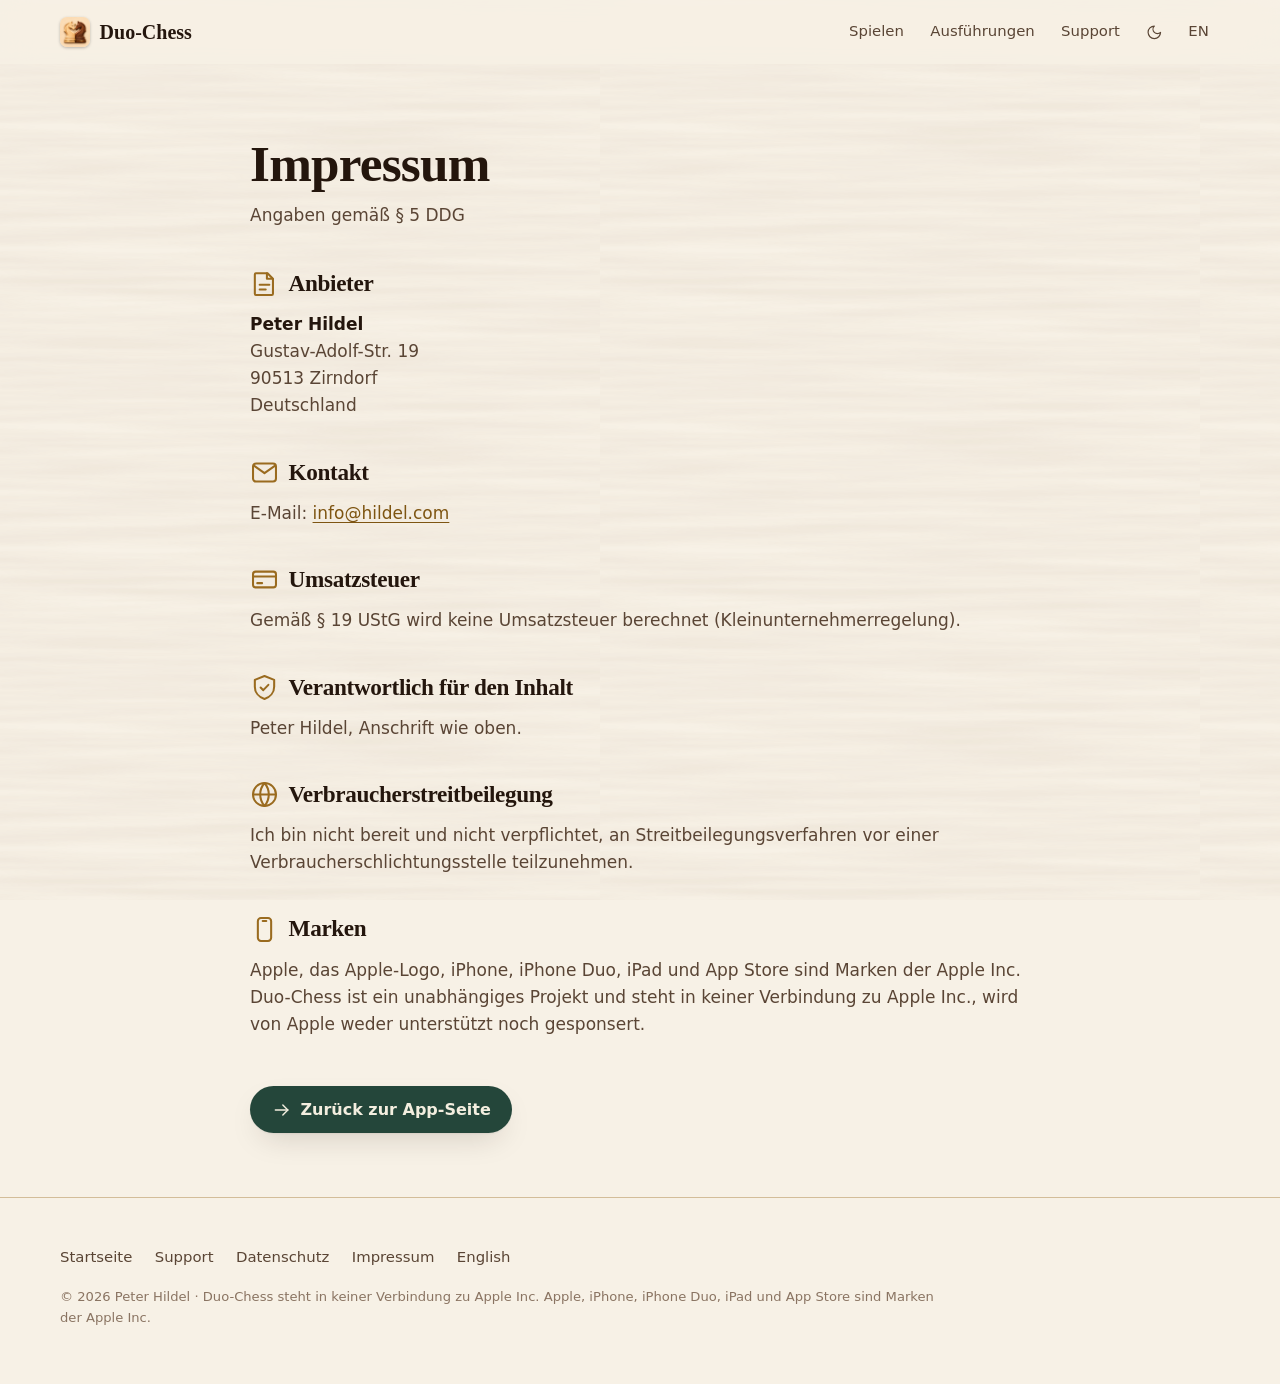
<file: impressum-de.html>
<!DOCTYPE html>
<html lang="de">
<head>
  <meta charset="UTF-8">
  <meta name="viewport" content="width=device-width, initial-scale=1.0">
  <title>Impressum — Duo-Chess</title>
  <meta name="description" content="Impressum von Duo-Chess, dem Reiseschach für iPhone Duo.">
  <link rel="alternate" hreflang="de" href="impressum-de.html">
  <link rel="alternate" hreflang="en" href="impressum.html">
  <meta name="theme-color" content="#F7F1E6" media="(prefers-color-scheme: light)">
  <meta name="theme-color" content="#170F0A" media="(prefers-color-scheme: dark)">
  <link rel="icon" href="assets/favicon-64.png" sizes="64x64" type="image/png">
  <link rel="icon" href="assets/favicon-32.png" sizes="32x32" type="image/png">
  <link rel="apple-touch-icon" href="assets/apple-touch-icon.png">
  <script>
    (function () {
      try {
        var saved = localStorage.getItem('theme');
        if (saved === 'dark' || (!saved && matchMedia('(prefers-color-scheme: dark)').matches))
          document.documentElement.classList.add('dark');
      } catch (e) {}
    })();
  </script>
  <link rel="stylesheet" href="assets/landing.css?v=2">
</head>
<body>
<a class="skip" href="#main">Zum Inhalt springen</a>

<div id="nav-top" aria-hidden="true"></div>
<nav class="nav">
  <div class="wrap nav-inner">
    <a class="brand" href="index-de.html">
      <img src="assets/icon-256.png" alt="" width="30" height="30">
      <span>Duo-Chess</span>
    </a>
    <div class="nav-right">
      <a class="nav-link hide-sm" href="index-de.html#play">Spielen</a>
      <a class="nav-link hide-sm" href="index-de.html#finishes">Ausführungen</a>
      <a class="nav-link hide-sm" href="support-de.html">Support</a>
      <button id="theme-toggle" class="icon-btn" type="button" aria-label="Zwischen hell und dunkel wechseln" aria-pressed="false">
        <svg class="ico" id="theme-icon" aria-hidden="true"><use href="assets/icons.svg#i-moon"/></svg>
      </button>
      <a class="nav-link" href="impressum.html" hreflang="en" lang="en">EN</a>
    </div>
  </div>
</nav>

<main class="doc" id="main">
  <h1>Impressum</h1>
  <p class="doc-meta">Angaben gemäß § 5 DDG</p>
  <section>
    <h2><svg class="ico" aria-hidden="true"><use href="assets/icons.svg#i-note"/></svg> Anbieter</h2>
    <p><strong>Peter Hildel</strong><br>Gustav-Adolf-Str. 19<br>90513 Zirndorf<br>Deutschland</p>
  </section>
  <section>
    <h2><svg class="ico" aria-hidden="true"><use href="assets/icons.svg#i-mail"/></svg> Kontakt</h2>
    <p>E-Mail: <a href="mailto:info@hildel.com">info@hildel.com</a></p>
  </section>
  <section>
    <h2><svg class="ico" aria-hidden="true"><use href="assets/icons.svg#i-card"/></svg> Umsatzsteuer</h2>
    <p>Gemäß § 19 UStG wird keine Umsatzsteuer berechnet (Kleinunternehmerregelung).</p>
  </section>
  <section>
    <h2><svg class="ico" aria-hidden="true"><use href="assets/icons.svg#i-shield"/></svg> Verantwortlich für den Inhalt</h2>
    <p>Peter Hildel, Anschrift wie oben.</p>
  </section>
  <section>
    <h2><svg class="ico" aria-hidden="true"><use href="assets/icons.svg#i-globe"/></svg> Verbraucherstreitbeilegung</h2>
    <p>Ich bin nicht bereit und nicht verpflichtet, an Streitbeilegungsverfahren vor einer Verbraucherschlichtungsstelle teilzunehmen.</p>
  </section>
  <section>
    <h2><svg class="ico" aria-hidden="true"><use href="assets/icons.svg#i-phone"/></svg> Marken</h2>
    <p>Apple, das Apple-Logo, iPhone, iPhone Duo, iPad und App Store sind Marken der Apple Inc. Duo-Chess ist ein unabhängiges Projekt und steht in keiner Verbindung zu Apple Inc., wird von Apple weder unterstützt noch gesponsert.</p>
  </section>

  <div class="back">
    <a href="index-de.html" class="btn btn-primary"><svg class="ico" aria-hidden="true"><use href="assets/icons.svg#i-arrow-right"/></svg> Zurück zur App-Seite</a>
  </div>
</main>

<footer class="footer">
  <div class="wrap">
    <div class="footer-links">
      <a href="index-de.html">Startseite</a>
      <a href="support-de.html">Support</a>
      <a href="privacy-de.html">Datenschutz</a>
      <a href="impressum-de.html">Impressum</a>
      <a href="impressum.html" hreflang="en" lang="en">English</a>
    </div>
    <p class="footer-note tiny">© <span id="year">2026</span> Peter Hildel · Duo-Chess steht in keiner Verbindung zu Apple Inc. Apple, iPhone, iPhone Duo, iPad und App Store sind Marken der Apple&nbsp;Inc.</p>
  </div>
</footer>

<script src="assets/site.js?v=1" defer></script>
</body>
</html>
</file>
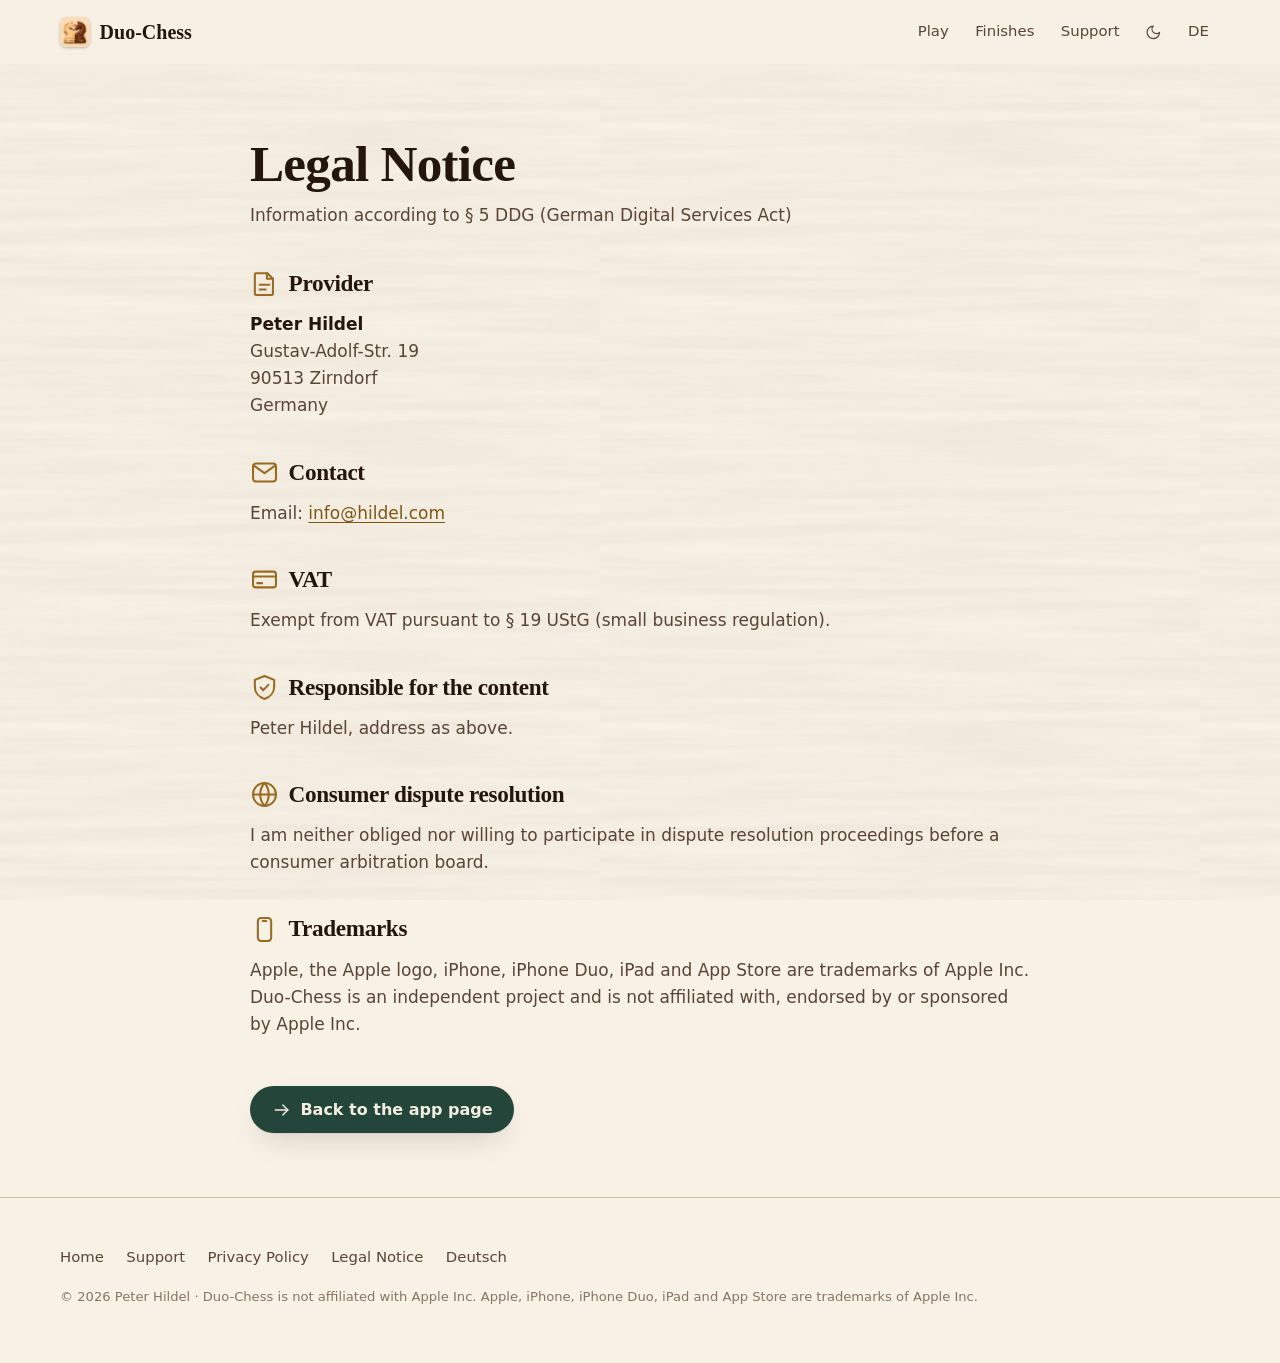
<file: impressum.html>
<!DOCTYPE html>
<html lang="en">
<head>
  <meta charset="UTF-8">
  <meta name="viewport" content="width=device-width, initial-scale=1.0">
  <title>Legal Notice — Duo-Chess</title>
  <meta name="description" content="Legal notice for Duo-Chess, the travel chess set for iPhone Duo.">
  <link rel="alternate" hreflang="en" href="impressum.html">
  <link rel="alternate" hreflang="de" href="impressum-de.html">
  <meta name="theme-color" content="#F7F1E6" media="(prefers-color-scheme: light)">
  <meta name="theme-color" content="#170F0A" media="(prefers-color-scheme: dark)">
  <link rel="icon" href="assets/favicon-64.png" sizes="64x64" type="image/png">
  <link rel="icon" href="assets/favicon-32.png" sizes="32x32" type="image/png">
  <link rel="apple-touch-icon" href="assets/apple-touch-icon.png">
  <script>
    (function () {
      try {
        var saved = localStorage.getItem('theme');
        if (saved === 'dark' || (!saved && matchMedia('(prefers-color-scheme: dark)').matches))
          document.documentElement.classList.add('dark');
      } catch (e) {}
    })();
  </script>
  <link rel="stylesheet" href="assets/landing.css?v=2">
</head>
<body>
<a class="skip" href="#main">Skip to content</a>

<div id="nav-top" aria-hidden="true"></div>
<nav class="nav">
  <div class="wrap nav-inner">
    <a class="brand" href="index.html">
      <img src="assets/icon-256.png" alt="" width="30" height="30">
      <span>Duo-Chess</span>
    </a>
    <div class="nav-right">
      <a class="nav-link hide-sm" href="index.html#play">Play</a>
      <a class="nav-link hide-sm" href="index.html#finishes">Finishes</a>
      <a class="nav-link hide-sm" href="support.html">Support</a>
      <button id="theme-toggle" class="icon-btn" type="button" aria-label="Switch between light and dark" aria-pressed="false">
        <svg class="ico" id="theme-icon" aria-hidden="true"><use href="assets/icons.svg#i-moon"/></svg>
      </button>
      <a class="nav-link" href="impressum-de.html" hreflang="de" lang="de">DE</a>
    </div>
  </div>
</nav>

<main class="doc" id="main">
  <h1>Legal Notice</h1>
  <p class="doc-meta">Information according to § 5 DDG (German Digital Services Act)</p>
  <section>
    <h2><svg class="ico" aria-hidden="true"><use href="assets/icons.svg#i-note"/></svg> Provider</h2>
    <p><strong>Peter Hildel</strong><br>Gustav-Adolf-Str. 19<br>90513 Zirndorf<br>Germany</p>
  </section>
  <section>
    <h2><svg class="ico" aria-hidden="true"><use href="assets/icons.svg#i-mail"/></svg> Contact</h2>
    <p>Email: <a href="mailto:info@hildel.com">info@hildel.com</a></p>
  </section>
  <section>
    <h2><svg class="ico" aria-hidden="true"><use href="assets/icons.svg#i-card"/></svg> VAT</h2>
    <p>Exempt from VAT pursuant to § 19 UStG (small business regulation).</p>
  </section>
  <section>
    <h2><svg class="ico" aria-hidden="true"><use href="assets/icons.svg#i-shield"/></svg> Responsible for the content</h2>
    <p>Peter Hildel, address as above.</p>
  </section>
  <section>
    <h2><svg class="ico" aria-hidden="true"><use href="assets/icons.svg#i-globe"/></svg> Consumer dispute resolution</h2>
    <p>I am neither obliged nor willing to participate in dispute resolution proceedings before a consumer arbitration board.</p>
  </section>
  <section>
    <h2><svg class="ico" aria-hidden="true"><use href="assets/icons.svg#i-phone"/></svg> Trademarks</h2>
    <p>Apple, the Apple logo, iPhone, iPhone Duo, iPad and App Store are trademarks of Apple Inc. Duo-Chess is an independent project and is not affiliated with, endorsed by or sponsored by Apple Inc.</p>
  </section>

  <div class="back">
    <a href="index.html" class="btn btn-primary"><svg class="ico" aria-hidden="true"><use href="assets/icons.svg#i-arrow-right"/></svg> Back to the app page</a>
  </div>
</main>

<footer class="footer">
  <div class="wrap">
    <div class="footer-links">
      <a href="index.html">Home</a>
      <a href="support.html">Support</a>
      <a href="privacy.html">Privacy Policy</a>
      <a href="impressum.html">Legal Notice</a>
      <a href="impressum-de.html" hreflang="de" lang="de">Deutsch</a>
    </div>
    <p class="footer-note tiny">© <span id="year">2026</span> Peter Hildel · Duo-Chess is not affiliated with Apple Inc. Apple, iPhone, iPhone Duo, iPad and App Store are trademarks of Apple&nbsp;Inc.</p>
  </div>
</footer>

<script src="assets/site.js?v=1" defer></script>
</body>
</html>
</file>
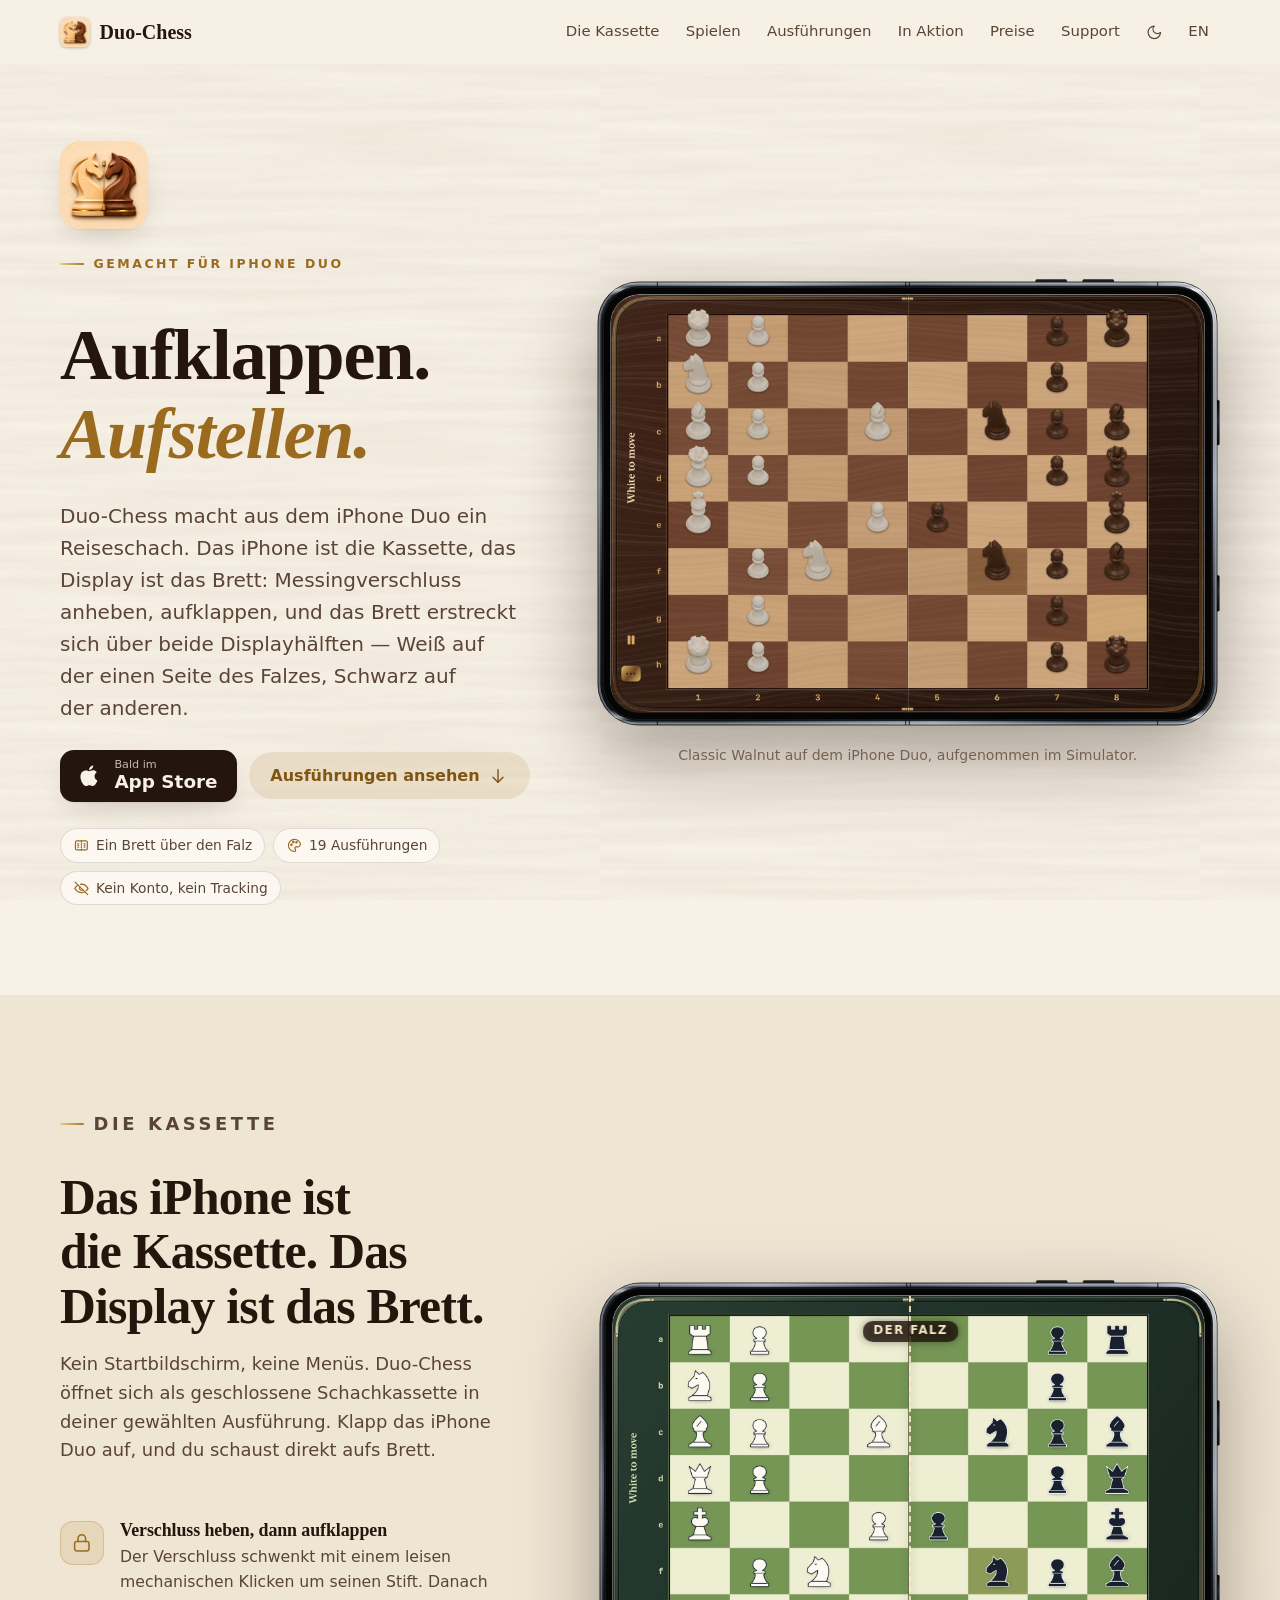
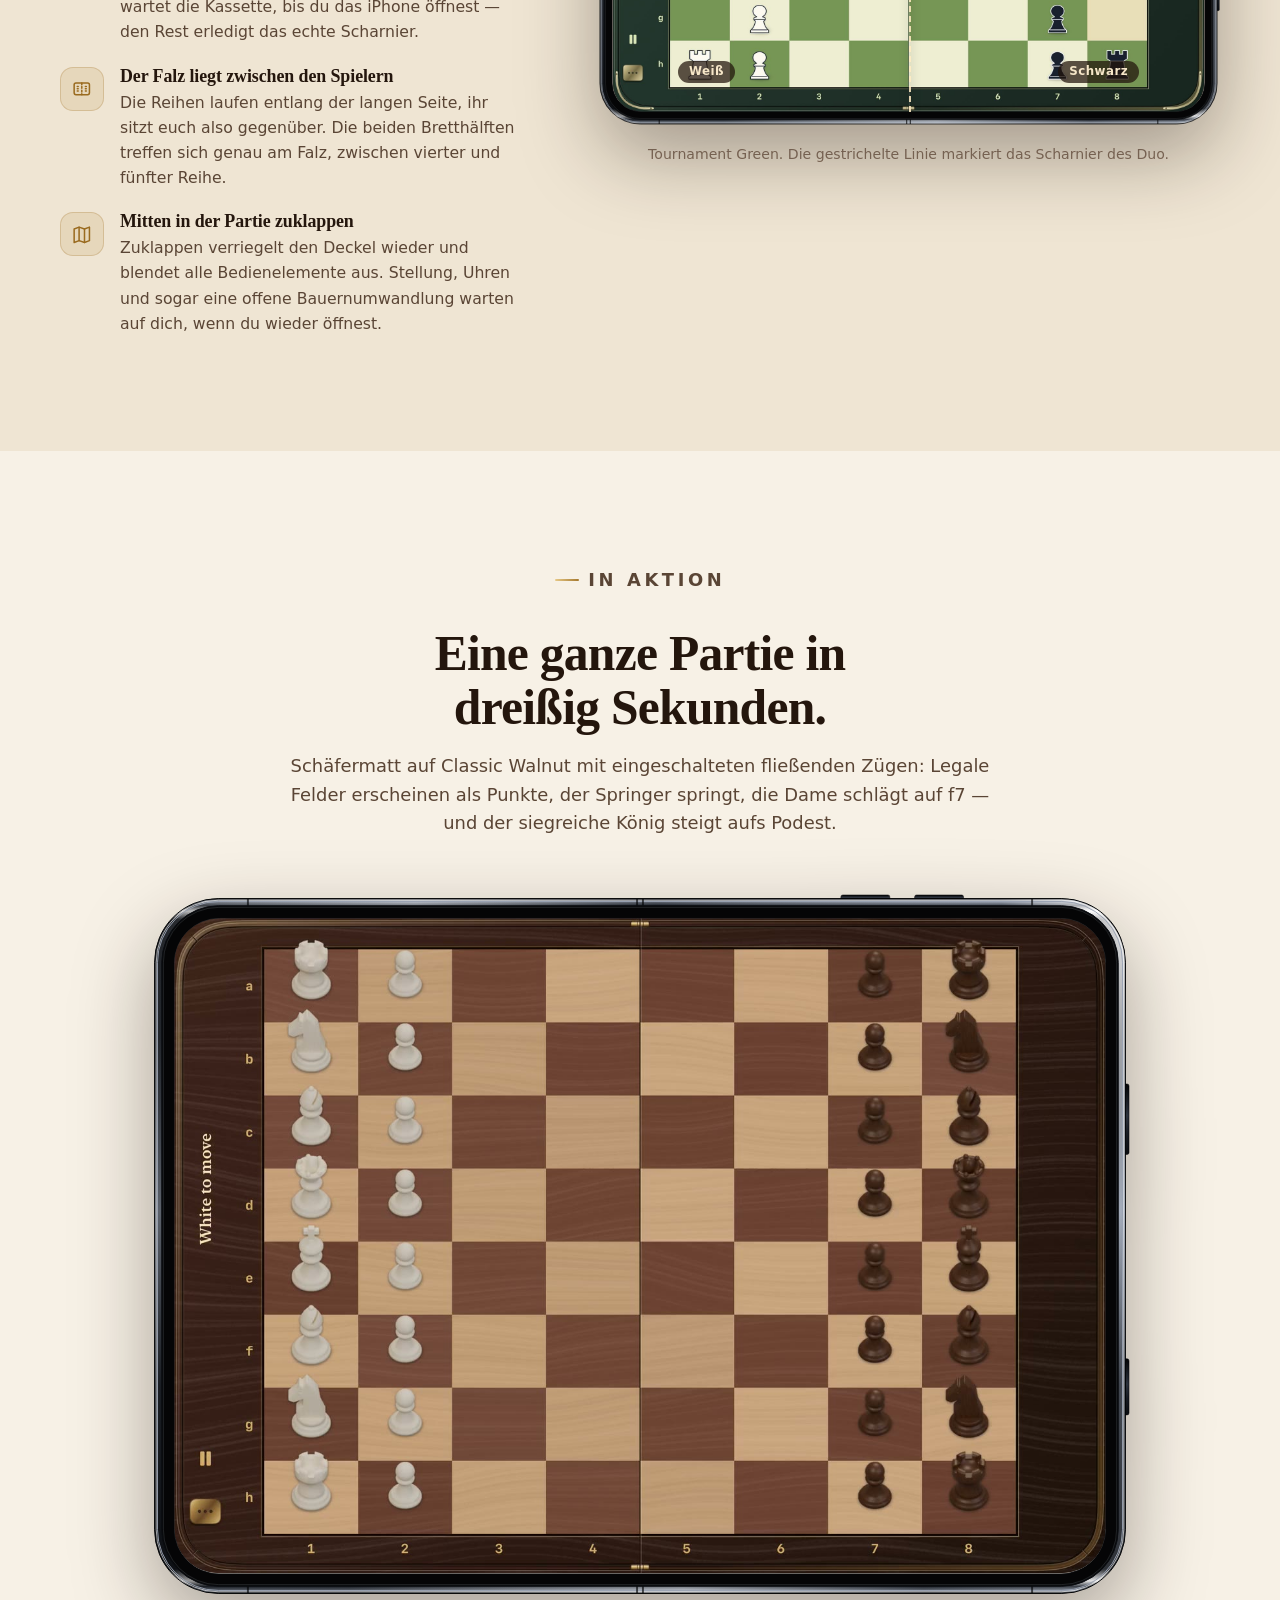
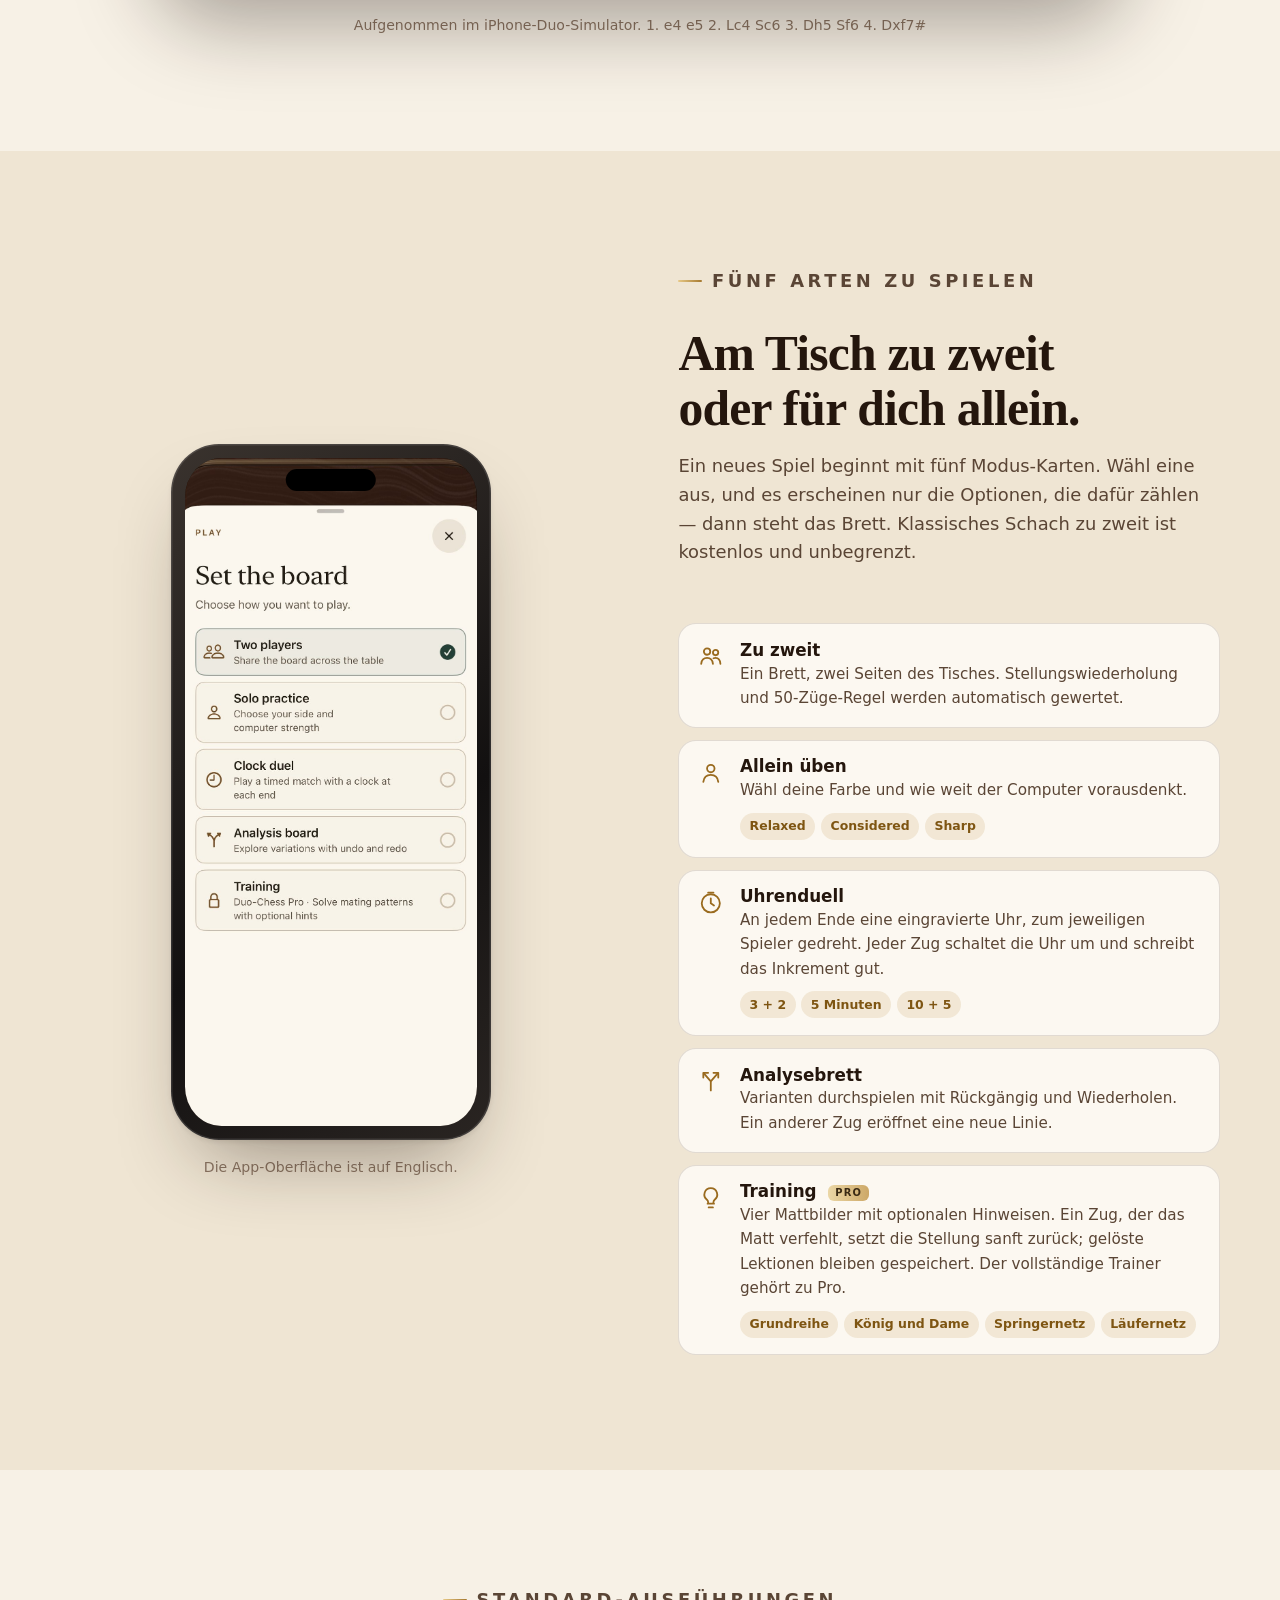
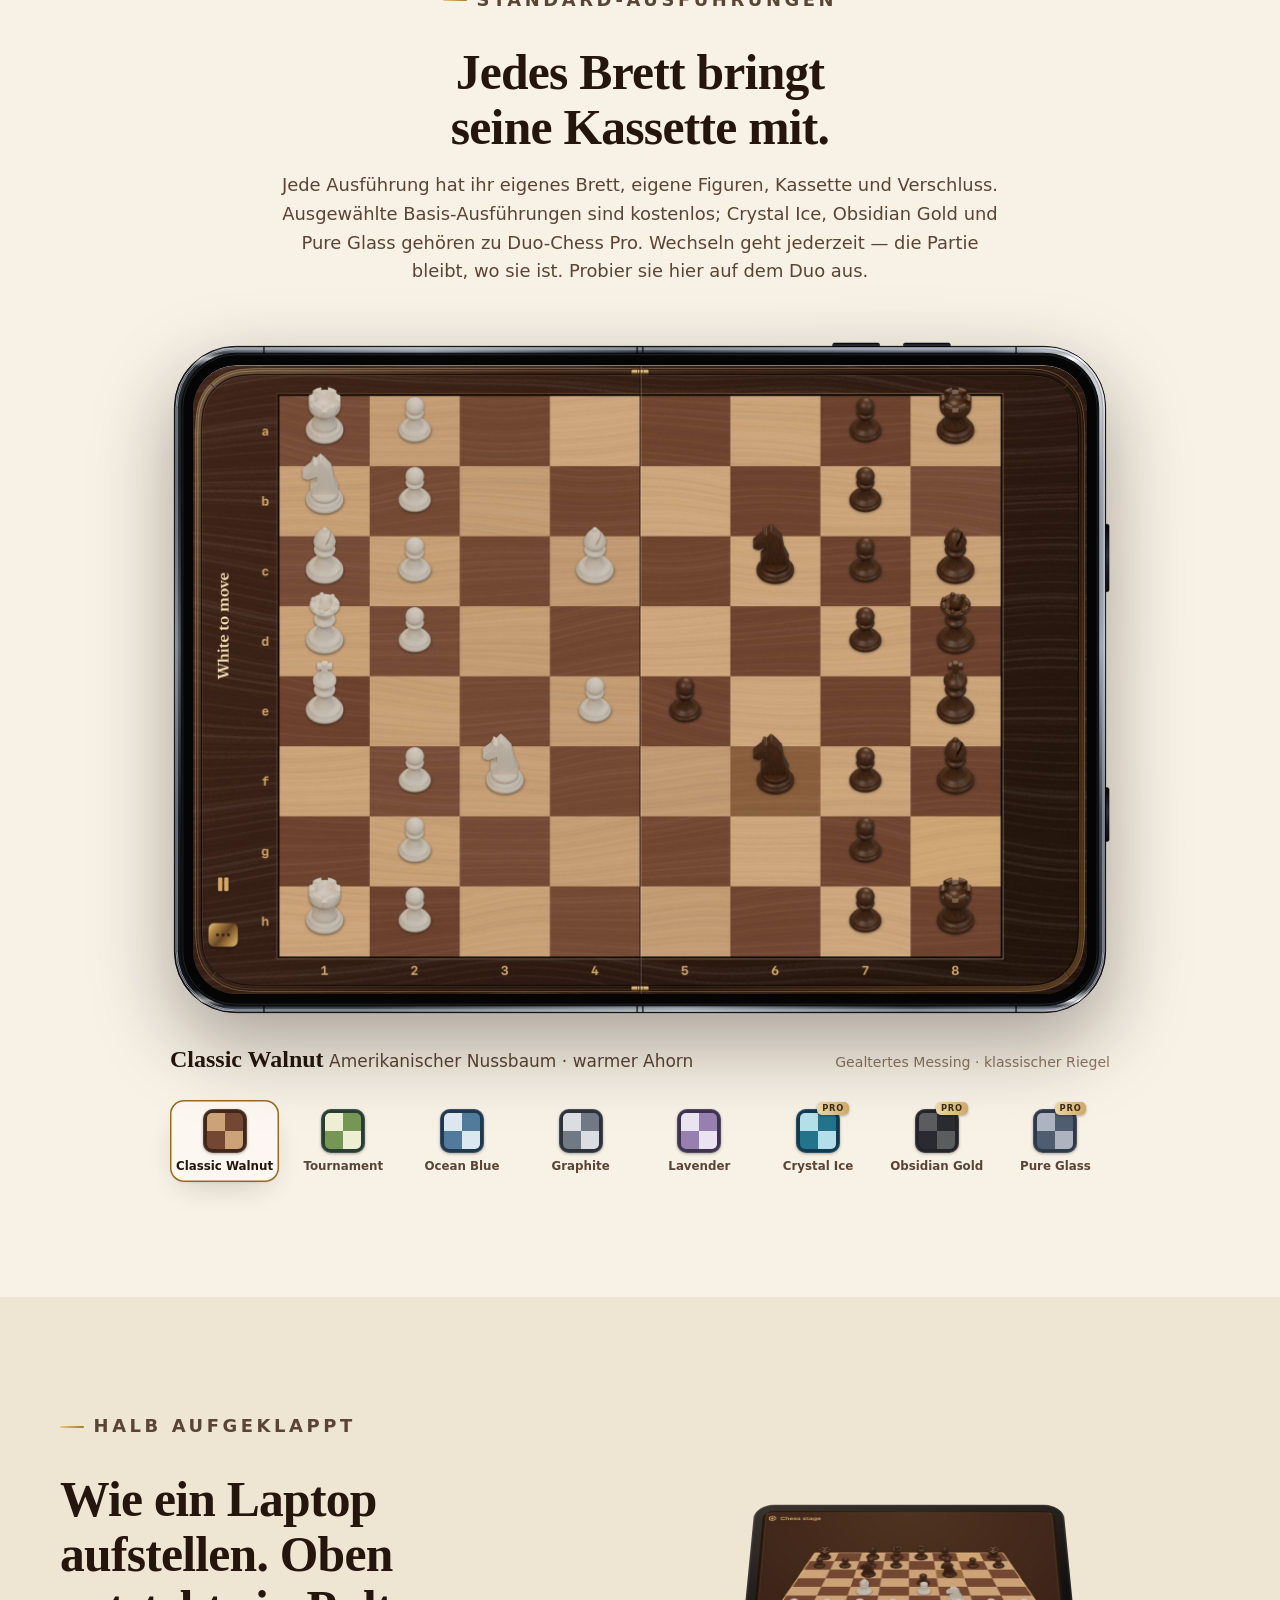
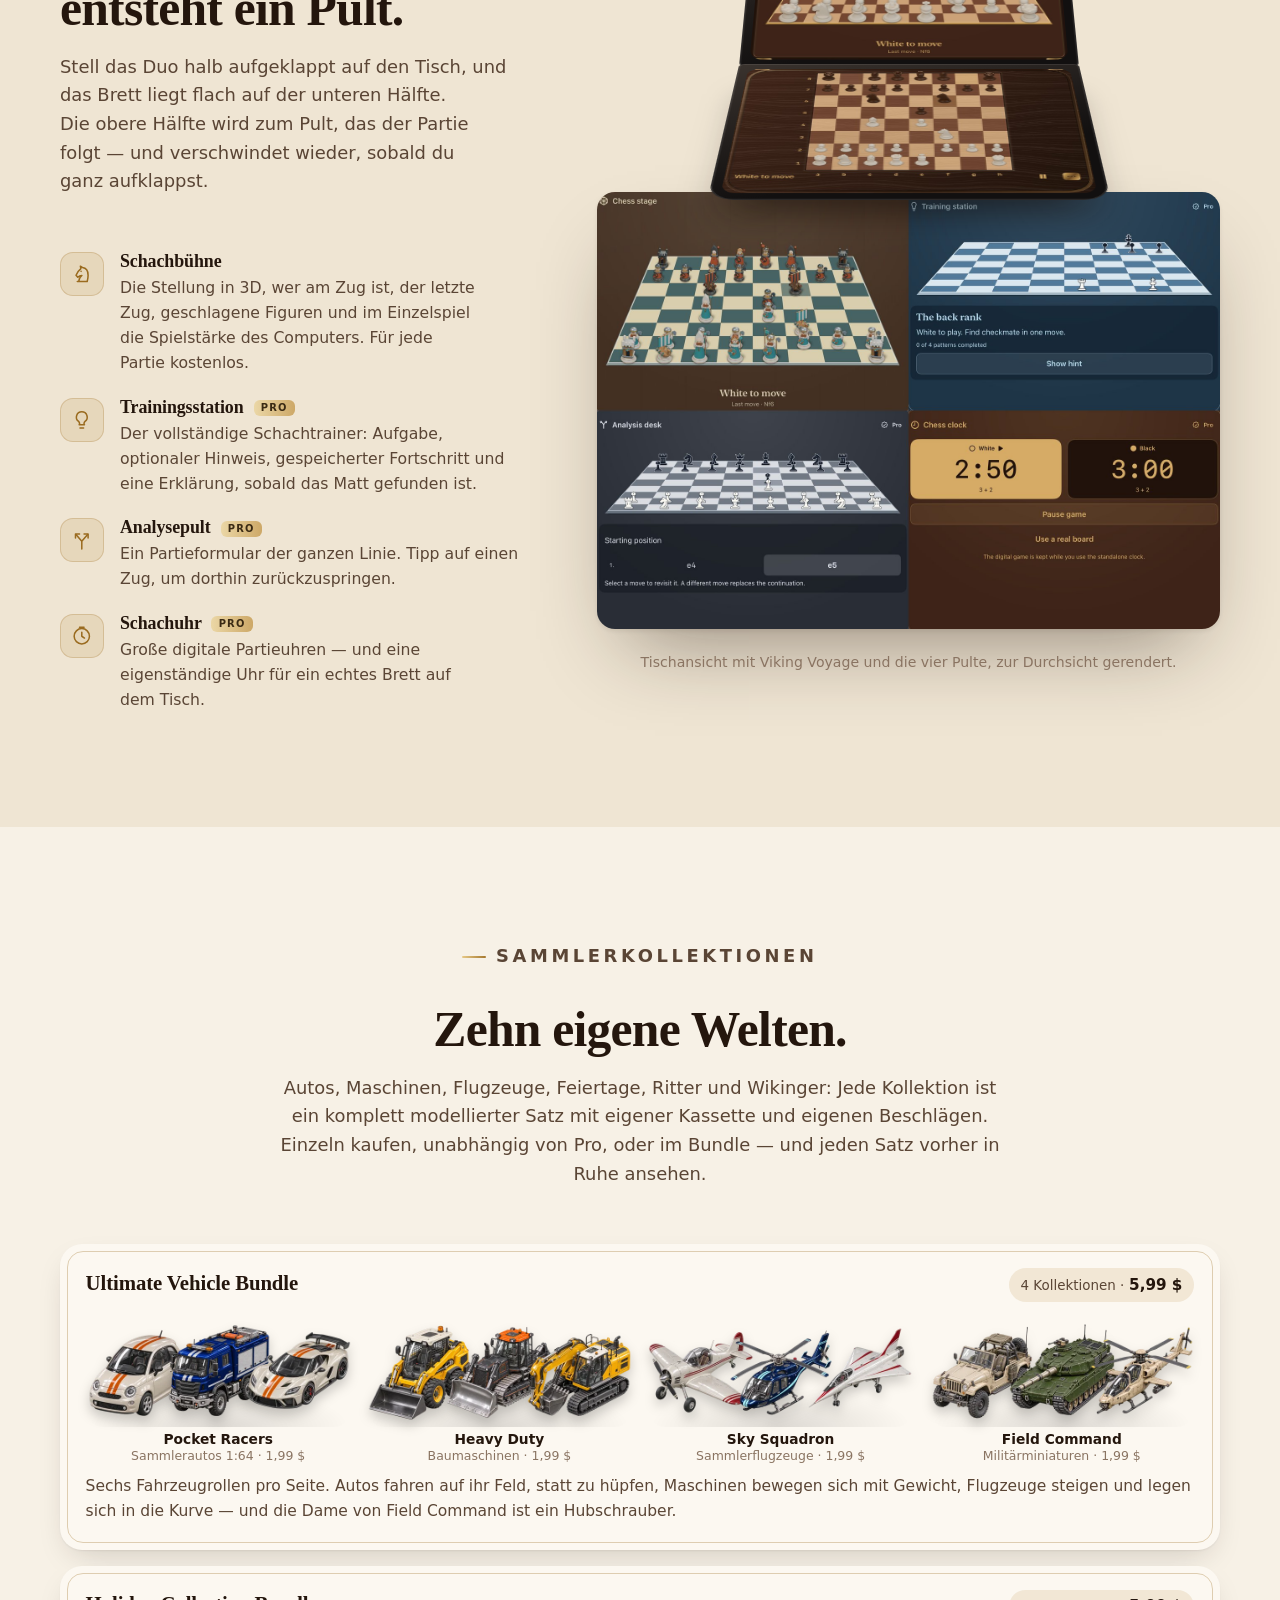
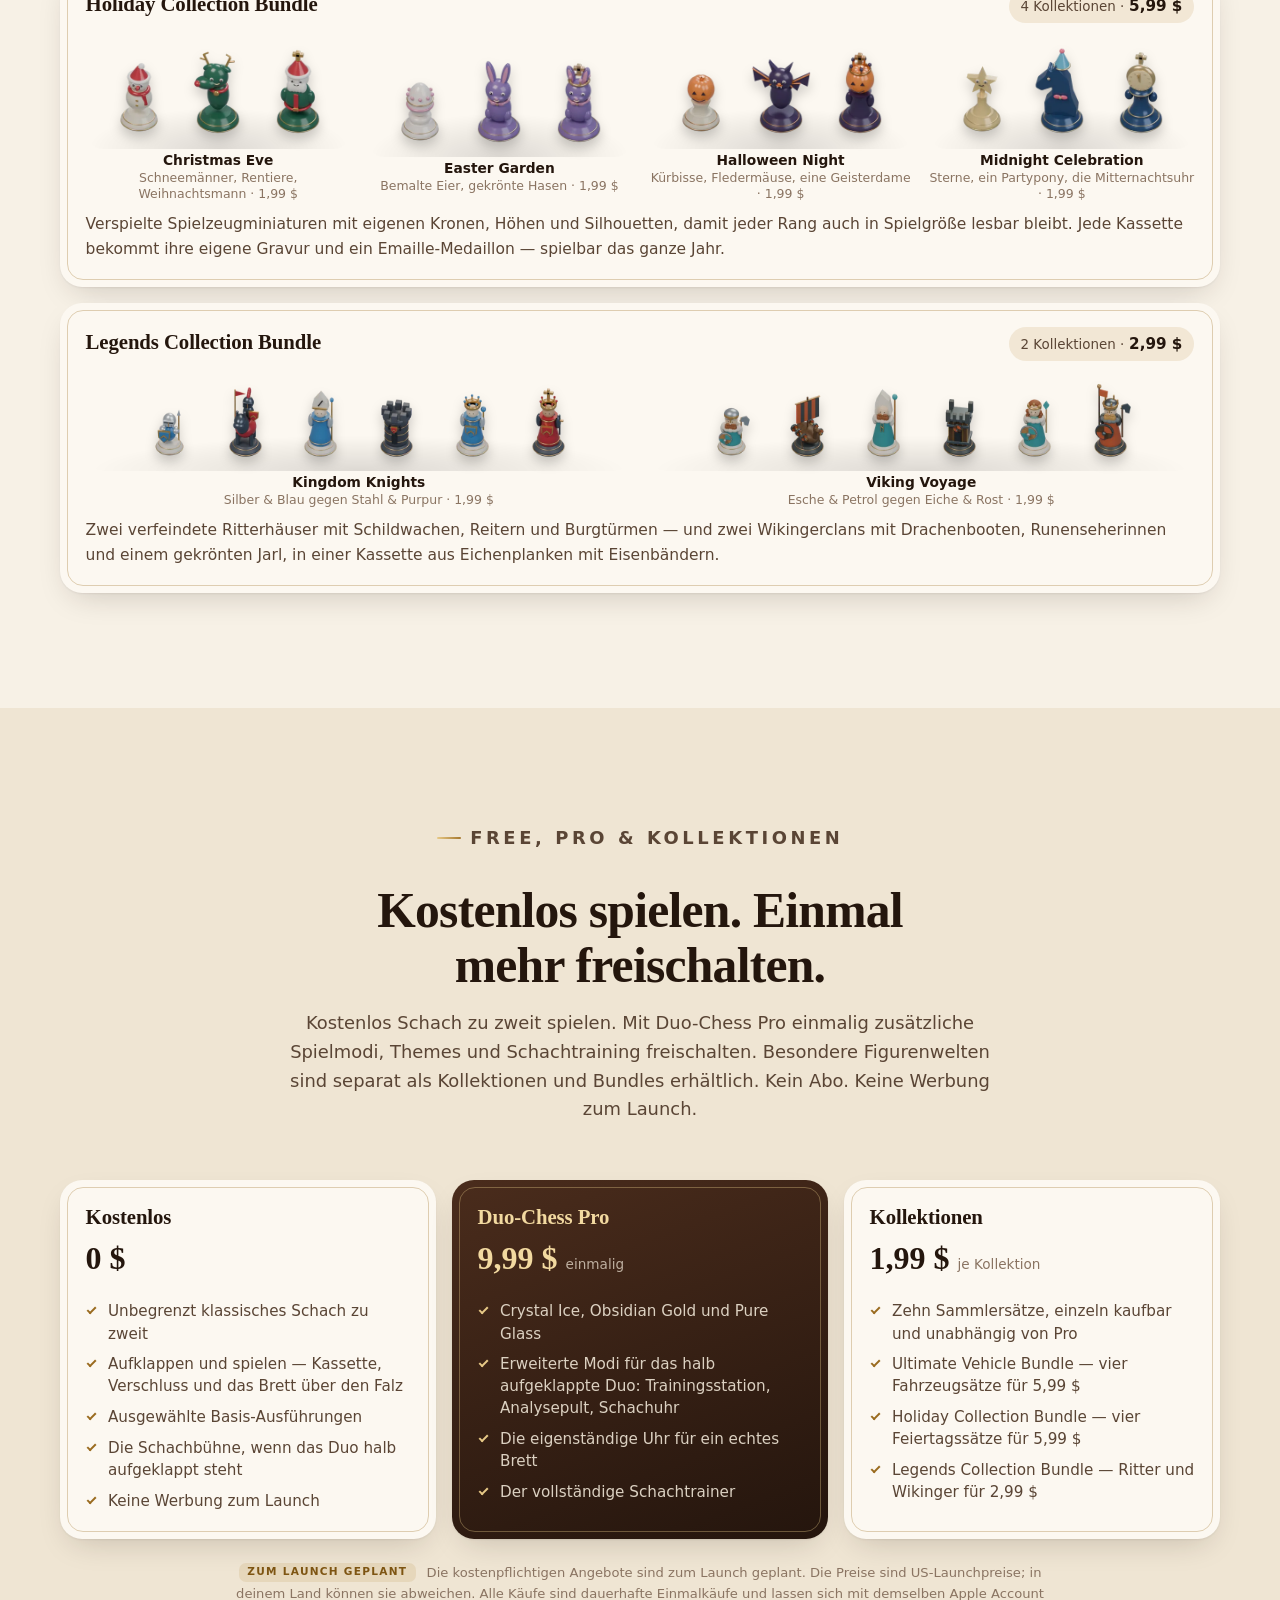
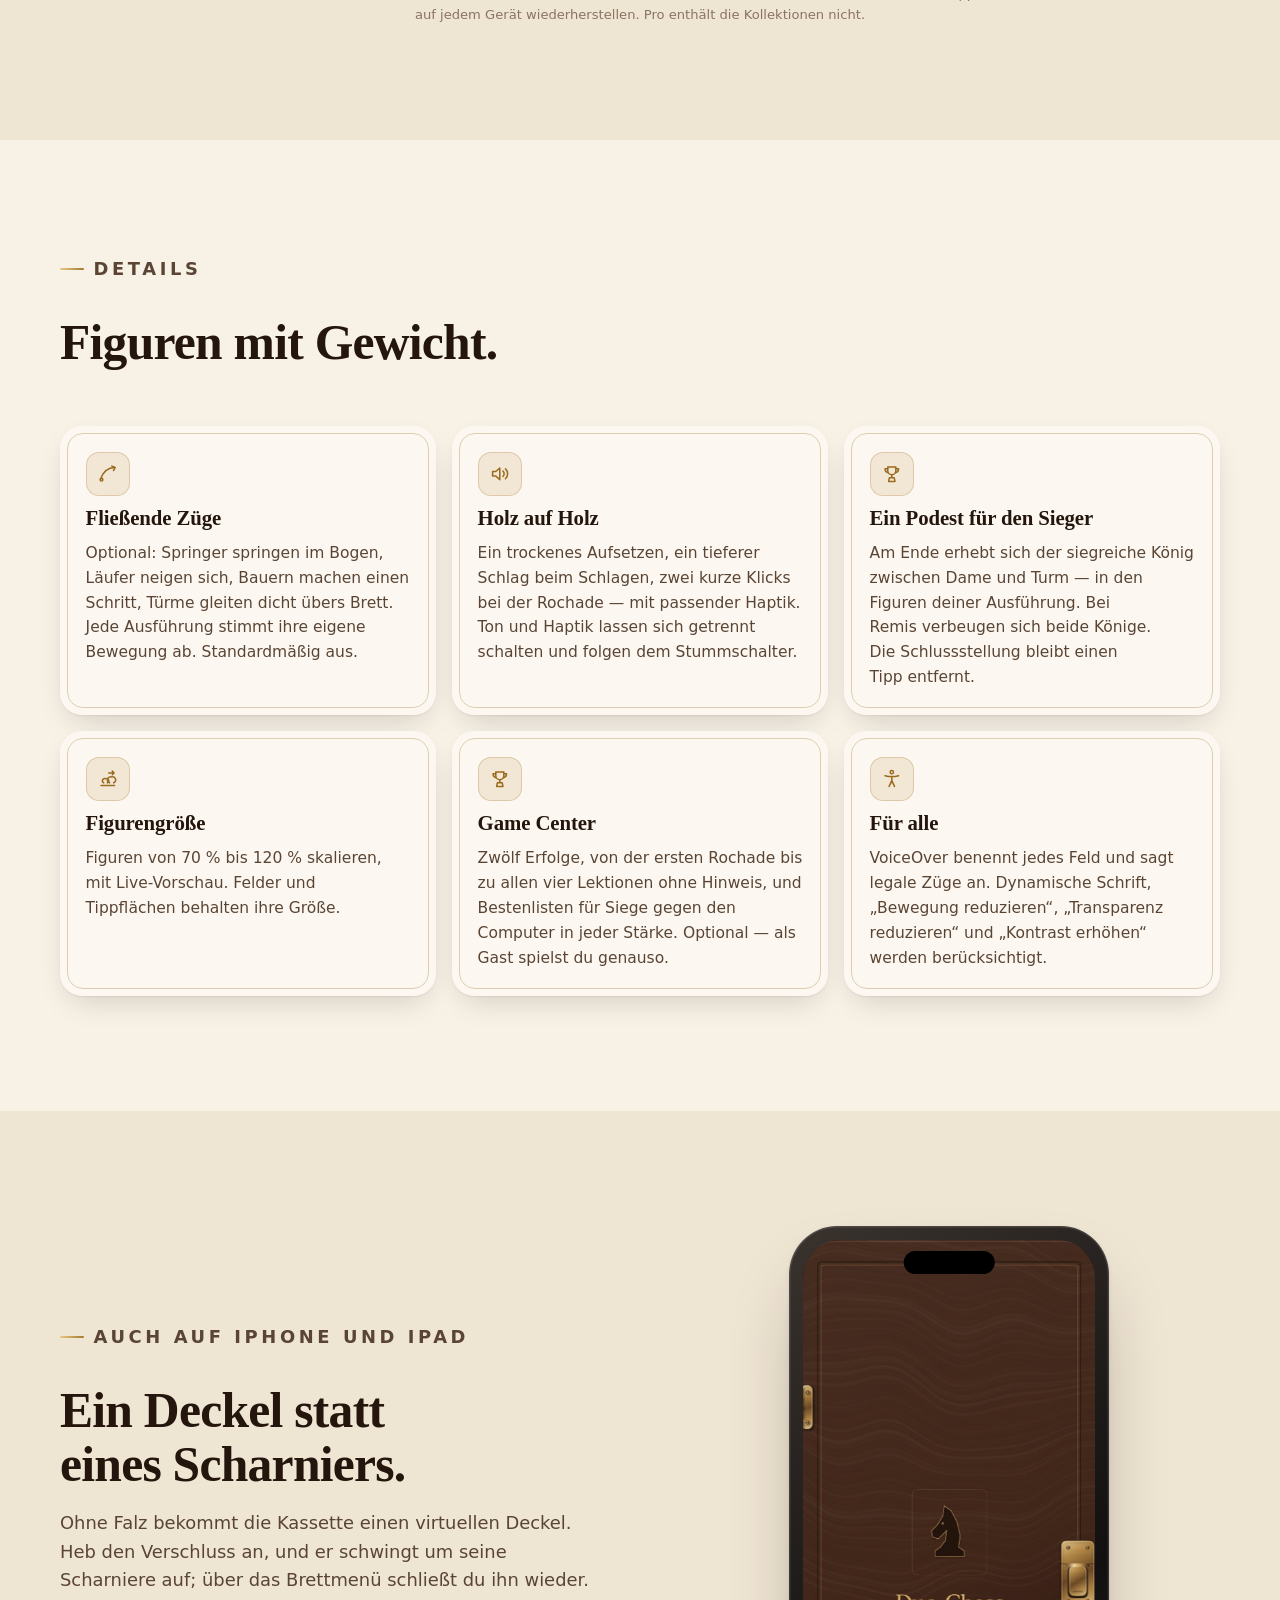
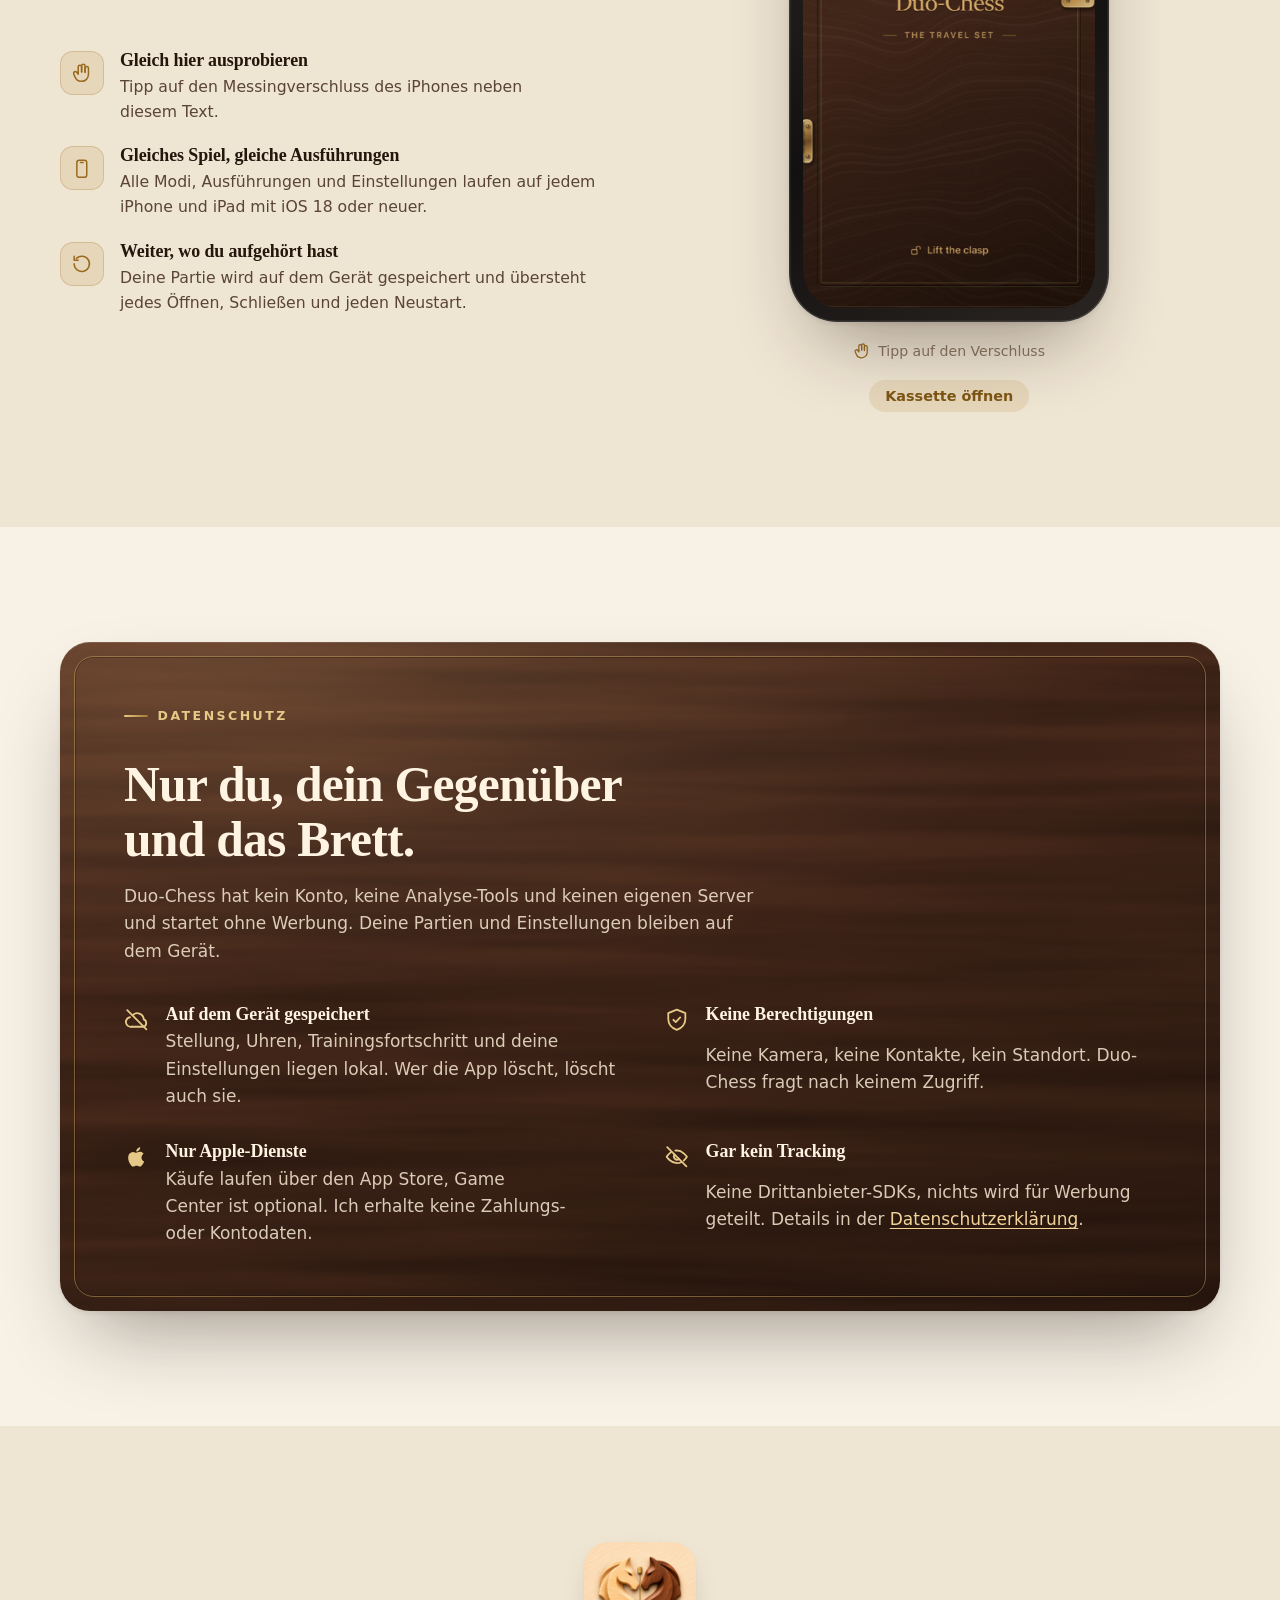
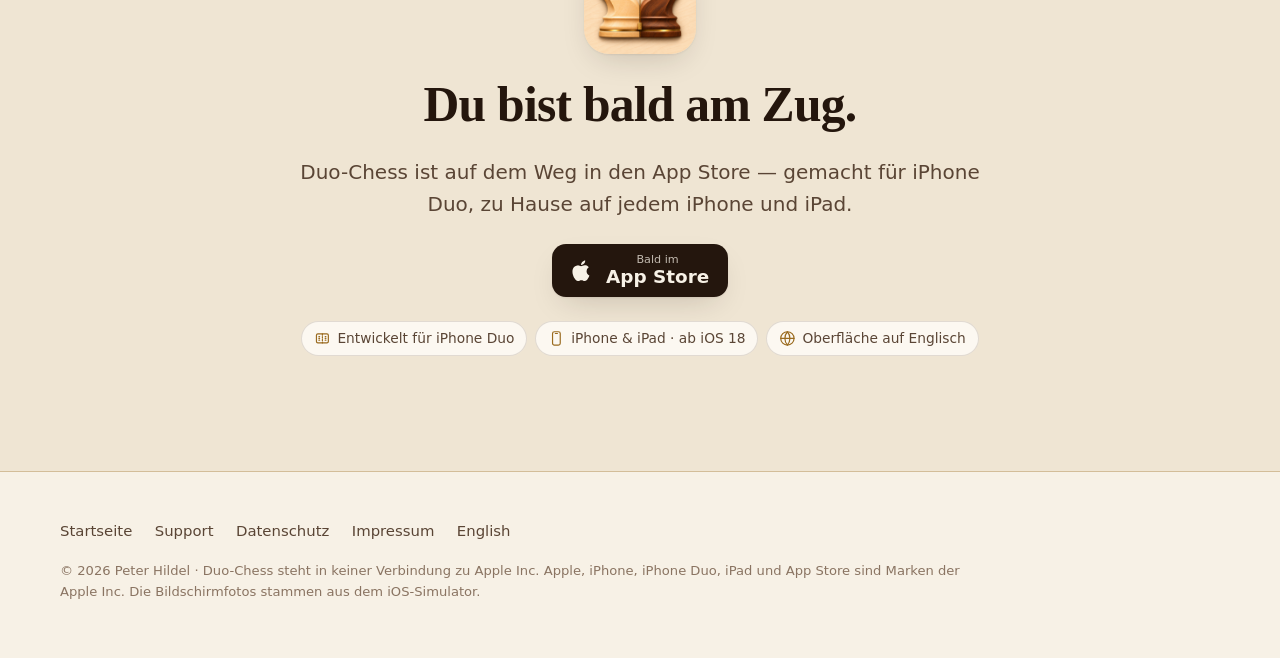
<file: index-de.html>
<!DOCTYPE html>
<html lang="de">
<head>
  <meta charset="UTF-8">
  <meta name="viewport" content="width=device-width, initial-scale=1.0">
  <title>Duo-Chess — Ein Reiseschach für iPhone Duo</title>
  <meta name="description" content="Duo-Chess macht aus dem iPhone Duo ein Reiseschach: Verschluss öffnen, iPhone aufklappen, und das Brett erstreckt sich über beide Displayhälften. Zu zweit, gegen den Computer, mit Schachuhr, Analyse und Training. Zu zweit kostenlos; Pro und Sammlerkollektionen als Einmalkauf. Kein Konto, kein Tracking.">
  <link rel="alternate" hreflang="en" href="index.html">
  <link rel="alternate" hreflang="de" href="index-de.html">
  <link rel="alternate" hreflang="x-default" href="index.html">
  <meta name="theme-color" content="#F7F1E6" media="(prefers-color-scheme: light)">
  <meta name="theme-color" content="#170F0A" media="(prefers-color-scheme: dark)">
  <meta property="og:type" content="website">
  <meta property="og:title" content="Duo-Chess — Ein Reiseschach für iPhone Duo">
  <meta property="og:description" content="Klapp dein iPhone Duo auf, und die Schachkassette öffnet sich mit. Das Brett erstreckt sich über beide Displayhälften.">
  <meta property="og:image" content="assets/img/og-image.jpg">
  <meta property="og:locale" content="de">
  <meta property="og:locale:alternate" content="en">
  <meta name="twitter:card" content="summary_large_image">
  <link rel="icon" href="assets/favicon-64.png" sizes="64x64" type="image/png">
  <link rel="icon" href="assets/favicon-32.png" sizes="32x32" type="image/png">
  <link rel="apple-touch-icon" href="assets/apple-touch-icon.png">
  <script>
    (function () {
      try {
        var saved = localStorage.getItem('theme');
        if (saved === 'dark' || (!saved && matchMedia('(prefers-color-scheme: dark)').matches))
          document.documentElement.classList.add('dark');
      } catch (e) {}
    })();
  </script>
  <link rel="stylesheet" href="assets/landing.css?v=4">
</head>
<body>
<a class="skip" href="#main">Zum Inhalt springen</a>

<div id="nav-top" aria-hidden="true"></div>
<nav class="nav">
  <div class="wrap nav-inner">
    <a class="brand" href="index-de.html">
      <img src="assets/icon-256.png" alt="" width="30" height="30">
      <span>Duo-Chess</span>
    </a>
    <div class="nav-right">
      <a class="nav-link hide-sm" href="#fold">Die Kassette</a>
      <a class="nav-link hide-sm" href="#play">Spielen</a>
      <a class="nav-link hide-sm" href="#finishes">Ausführungen</a>
      <a class="nav-link hide-sm" href="#game">In Aktion</a>
      <a class="nav-link hide-sm" href="#pricing">Preise</a>
      <a class="nav-link hide-sm" href="support-de.html">Support</a>
      <button id="theme-toggle" class="icon-btn" type="button" aria-label="Zwischen hell und dunkel wechseln" aria-pressed="false">
        <svg class="ico" id="theme-icon" aria-hidden="true"><use href="assets/icons.svg#i-moon"/></svg>
      </button>
      <a class="nav-link" href="index.html" hreflang="en" lang="en">EN</a>
    </div>
  </div>
</nav>

<main id="main">

  <!-- ============================ Hero ============================ -->
  <section class="hero">
    <div class="wrap hero-grid">
      <div class="hero-copy">
        <img class="hero-icon" src="assets/icon-512.png" alt="App-Symbol von Duo-Chess: ein Springer aus Ahorn und einer aus Nussbaum, die sich über einem Messingscharnier ansehen" width="88" height="88">
        <p class="eyebrow">Gemacht für iPhone Duo</p>
        <h1>Aufklappen.<br><span class="accent">Aufstellen.</span></h1>
        <p class="lede">
          Duo-Chess macht aus dem iPhone Duo ein Reiseschach. Das iPhone ist die Kassette,
          das Display ist das Brett: Messingverschluss anheben, aufklappen, und das Brett
          erstreckt sich über beide Displayhälften — Weiß auf der einen Seite des Falzes,
          Schwarz auf der anderen.
        </p>
        <div class="btn-row">
          <span class="store-badge" aria-label="Bald im App Store">
            <svg class="ico" aria-hidden="true"><use href="assets/icons.svg#i-apple"/></svg>
            <span><small>Bald im</small><b>App Store</b></span>
          </span>
          <a class="btn btn-secondary" href="#finishes">
            Ausführungen ansehen
            <svg class="ico" aria-hidden="true"><use href="assets/icons.svg#i-arrow-down"/></svg>
          </a>
        </div>
        <div class="pill-row">
          <span class="pill"><svg class="ico" aria-hidden="true"><use href="assets/icons.svg#i-hinge"/></svg> Ein Brett über den Falz</span>
          <span class="pill"><svg class="ico" aria-hidden="true"><use href="assets/icons.svg#i-palette"/></svg> 19 Ausführungen</span>
          <span class="pill"><svg class="ico" aria-hidden="true"><use href="assets/icons.svg#i-eye-off"/></svg> Kein Konto, kein Tracking</span>
        </div>
      </div>

      <figure class="hero-figure">
        <div class="duo">
          <div class="screen">
            <img src="assets/img/duo-walnut.jpg" alt="Duo-Chess auf dem aufgeklappten iPhone Duo: ein Brett „Classic Walnut“ aus Nussbaum und Ahorn füllt das ganze innere Display, links die Ahornfiguren, rechts die Nussbaumfiguren, auf der Leiste steht „White to move“." width="1800" height="1266">
          </div>
        </div>
        <figcaption>Classic Walnut auf dem iPhone Duo, aufgenommen im Simulator.</figcaption>
      </figure>
    </div>
  </section>

  <!-- ============================ The case ============================ -->
  <section class="block tinted" id="fold">
    <div class="wrap split wide-right">
      <div class="reveal">
        <div class="section-head">
          <p class="eyebrow">Die Kassette</p>
          <h2>Das iPhone ist die Kassette. Das Display ist das Brett.</h2>
          <p>
            Kein Startbildschirm, keine Menüs. Duo-Chess öffnet sich als geschlossene
            Schachkassette in deiner gewählten Ausführung. Klapp das iPhone Duo auf, und du
            schaust direkt aufs Brett.
          </p>
        </div>
        <ul class="feature-list">
          <li>
            <span class="badge"><svg class="ico" aria-hidden="true"><use href="assets/icons.svg#i-lock"/></svg></span>
            <h3>Verschluss heben, dann aufklappen</h3>
            <p>Der Verschluss schwenkt mit einem leisen mechanischen Klicken um seinen Stift. Danach wartet die Kassette, bis du das iPhone öffnest — den Rest erledigt das echte Scharnier.</p>
          </li>
          <li>
            <span class="badge"><svg class="ico" aria-hidden="true"><use href="assets/icons.svg#i-hinge"/></svg></span>
            <h3>Der Falz liegt zwischen den Spielern</h3>
            <p>Die Reihen laufen entlang der langen Seite, ihr sitzt euch also gegenüber. Die beiden Brett­hälften treffen sich genau am Falz, zwischen vierter und fünfter Reihe.</p>
          </li>
          <li>
            <span class="badge"><svg class="ico" aria-hidden="true"><use href="assets/icons.svg#i-fold"/></svg></span>
            <h3>Mitten in der Partie zuklappen</h3>
            <p>Zuklappen verriegelt den Deckel wieder und blendet alle Bedienelemente aus. Stellung, Uhren und sogar eine offene Bauernumwandlung warten auf dich, wenn du wieder öffnest.</p>
          </li>
        </ul>
      </div>
      <figure class="reveal" style="margin:0">
        <div class="duo">
          <div class="screen">
            <img src="assets/img/duo-tournament.jpg" alt="Eine laufende Partie in der Ausführung Tournament Green: elfenbeinfarbene und salbeigrüne Felder über beide Hälften des iPhone-Duo-Displays." width="1800" height="1266" loading="lazy">
            <span class="fold-mark" aria-hidden="true"><span>Der Falz</span></span>
            <span class="side-tag l" aria-hidden="true">Weiß</span>
            <span class="side-tag r" aria-hidden="true">Schwarz</span>
          </div>
        </div>
        <p class="fig-note" style="margin-top:1rem">Tournament Green. Die gestrichelte Linie markiert das Scharnier des Duo.</p>
      </figure>
    </div>
  </section>

  <!-- ============================ In action ============================ -->
  <section class="block" id="game">
    <div class="wrap">
      <div class="section-head center reveal">
        <p class="eyebrow">In Aktion</p>
        <h2>Eine ganze Partie in dreißig Sekunden.</h2>
        <p>Schäfermatt auf Classic Walnut mit eingeschalteten fließenden Zügen: Legale Felder erscheinen als Punkte, der Springer springt, die Dame schlägt auf f7 — und der siegreiche König steigt aufs Podest.</p>
      </div>
      <figure class="reveal game-figure">
        <div class="duo">
          <div class="screen">
            <video src="assets/img/duo-game.mp4" poster="assets/img/duo-game-poster.jpg" autoplay muted loop playsinline preload="metadata" width="1440" height="1012"
                   aria-label="Aufnahme auf dem iPhone Duo: eine Partie zu zweit auf Classic Walnut. Nach 1. e4 e5 2. Lc4 Sc6 3. Dh5 Sf6 4. Dxf7 matt erscheint eine Karte „White wins“, auf der sich der weiße König zwischen Dame und Turm auf einem Podest erhebt."></video>
          </div>
        </div>
        <figcaption class="fig-note">Aufgenommen im iPhone-Duo-Simulator. 1. e4 e5 2. Lc4 Sc6 3. Dh5 Sf6 4. Dxf7#</figcaption>
      </figure>
    </div>
  </section>

  <!-- ============================ Play ============================ -->
  <section class="block tinted" id="play">
    <div class="wrap split flip">
      <div class="reveal">
        <div class="section-head">
          <p class="eyebrow">Fünf Arten zu spielen</p>
          <h2>Am Tisch zu zweit oder für dich allein.</h2>
          <p>
            Ein neues Spiel beginnt mit fünf Modus-Karten. Wähl eine aus, und es erscheinen nur
            die Optionen, die dafür zählen — dann steht das Brett. Klassisches Schach zu zweit ist kostenlos und unbegrenzt.
          </p>
        </div>
        <ul class="modes">
          <li class="mode">
            <svg class="ico" aria-hidden="true"><use href="assets/icons.svg#i-people"/></svg>
            <h3>Zu zweit</h3>
            <p>Ein Brett, zwei Seiten des Tisches. Stellungswiederholung und 50-Züge-Regel werden automatisch gewertet.</p>
          </li>
          <li class="mode">
            <svg class="ico" aria-hidden="true"><use href="assets/icons.svg#i-user"/></svg>
            <h3>Allein üben</h3>
            <p>Wähl deine Farbe und wie weit der Computer vorausdenkt.</p>
            <div class="chips"><span class="chip">Relaxed</span><span class="chip">Considered</span><span class="chip">Sharp</span></div>
          </li>
          <li class="mode">
            <svg class="ico" aria-hidden="true"><use href="assets/icons.svg#i-clock"/></svg>
            <h3>Uhrenduell</h3>
            <p>An jedem Ende eine eingravierte Uhr, zum jeweiligen Spieler gedreht. Jeder Zug schaltet die Uhr um und schreibt das Inkrement gut.</p>
            <div class="chips"><span class="chip">3 + 2</span><span class="chip">5 Minuten</span><span class="chip">10 + 5</span></div>
          </li>
          <li class="mode">
            <svg class="ico" aria-hidden="true"><use href="assets/icons.svg#i-branch"/></svg>
            <h3>Analysebrett</h3>
            <p>Varianten durchspielen mit Rückgängig und Wiederholen. Ein anderer Zug eröffnet eine neue Linie.</p>
          </li>
          <li class="mode">
            <svg class="ico" aria-hidden="true"><use href="assets/icons.svg#i-bulb"/></svg>
            <h3>Training <span class="pro-tag">Pro</span></h3>
            <p>Vier Mattbilder mit optionalen Hinweisen. Ein Zug, der das Matt verfehlt, setzt die Stellung sanft zurück; gelöste Lektionen bleiben gespeichert. Der vollständige Trainer gehört zu Pro.</p>
            <div class="chips"><span class="chip">Grundreihe</span><span class="chip">König und Dame</span><span class="chip">Springernetz</span><span class="chip">Läufernetz</span></div>
          </li>
        </ul>
      </div>
      <div class="reveal" style="display:grid;justify-items:center">
        <div class="phone">
          <div class="screen">
            <img src="assets/img/phone-modes.jpg" alt="Das Blatt „Set the board“ in Duo-Chess: Karten für Two players, Solo practice, Clock duel, Analysis board und Training auf elfenbeinfarbenem Papier." width="900" height="1957" loading="lazy">
            <span class="island" aria-hidden="true"></span>
          </div>
        </div>
        <p class="fig-note" style="margin-top:1rem">Die App-Oberfläche ist auf Englisch.</p>
      </div>
    </div>
  </section>

  <!-- ============================ Finishes ============================ -->
  <section class="block" id="finishes">
    <div class="wrap">
      <div class="section-head center reveal">
        <p class="eyebrow">Standard-Ausführungen</p>
        <h2>Jedes Brett bringt seine Kassette mit.</h2>
        <p>
          Jede Ausführung hat ihr eigenes Brett, eigene Figuren, Kassette und Verschluss. Ausgewählte
          Basis-Ausführungen sind kostenlos; Crystal Ice, Obsidian Gold und Pure Glass
          gehören zu Duo-Chess Pro. Wechseln geht jederzeit — die Partie bleibt, wo sie ist.
          Probier sie hier auf dem Duo aus.
        </p>
      </div>
      <div class="finish-stage reveal" data-finishes>
        <div class="duo">
          <div class="screen">
            <img class="on" data-key="walnut" src="assets/img/duo-walnut.jpg" alt="Das Brett Classic Walnut auf dem iPhone Duo." width="1800" height="1266" loading="lazy">
          </div>
        </div>
        <div class="finish-meta" aria-live="polite">
          <div><b data-finish-name>Classic Walnut</b><span class="pro-tag" data-finish-pro hidden>Pro</span> <span data-finish-sub>Amerikanischer Nussbaum · warmer Ahorn</span></div>
          <small data-finish-metal>Gealtertes Messing · klassischer Riegel</small>
        </div>
        <div class="finish-picker" role="group" aria-label="Ausführung wählen">
          <button class="finish-btn" type="button" aria-pressed="true" data-finish="walnut" data-src="assets/img/duo-walnut.jpg"
                  data-name="Classic Walnut" data-sub="Amerikanischer Nussbaum · warmer Ahorn" data-metal="Gealtertes Messing · klassischer Riegel"
                  data-alt="Das Brett Classic Walnut auf dem iPhone Duo.">
            <span class="sq" style="--l:#CCA378;--d:#734731;--r:#42261A"><i></i></span>Classic Walnut</button>
          <button class="finish-btn" type="button" aria-pressed="false" data-finish="tournament" data-src="assets/img/duo-tournament.jpg"
                  data-name="Tournament Green" data-sub="Flaches Staunton · Salbei & Elfenbein" data-metal="Satiniertes Messing · Feldverschluss"
                  data-alt="Das Brett Tournament Green auf dem iPhone Duo: flache Staunton-Figuren auf elfenbeinfarbenen und salbeigrünen Feldern.">
            <span class="sq" style="--l:#EEEED2;--d:#769656;--r:#283D32"><i></i></span>Tournament</button>
          <button class="finish-btn" type="button" aria-pressed="false" data-finish="ocean" data-src="assets/img/duo-ocean.jpg"
                  data-name="Ocean Blue" data-sub="Fließende Konturen · Blau & Nebel" data-metal="Gebürstetes Nickel · Marine-Knebel"
                  data-alt="Das Brett Ocean Blue auf dem iPhone Duo: Figuren mit fließenden Konturen auf nebelgrauen und tiefblauen Feldern.">
            <span class="sq" style="--l:#DCE8EF;--d:#527A9B;--r:#20384D"><i></i></span>Ocean Blue</button>
          <button class="finish-btn" type="button" aria-pressed="false" data-finish="graphite" data-src="assets/img/duo-graphite.jpg"
                  data-name="Graphite" data-sub="Geometrische Figuren · Schiefer & Silber" data-metal="Gunmetal · Präzisionsriegel"
                  data-alt="Das Brett Graphite auf dem iPhone Duo: kantige Figuren auf silbernen und schiefergrauen Feldern.">
            <span class="sq" style="--l:#DADDE1;--d:#717985;--r:#2C313A"><i></i></span>Graphite</button>
          <button class="finish-btn" type="button" aria-pressed="false" data-finish="lavender" data-src="assets/img/duo-lavender.jpg"
                  data-name="Lavender" data-sub="Runde Figuren · Violett & Flieder" data-metal="Roségold · runder Verschluss"
                  data-alt="Das Brett Lavender auf dem iPhone Duo: weiche, runde Figuren auf fliederfarbenen und violetten Feldern.">
            <span class="sq" style="--l:#EBE3F2;--d:#9580AF;--r:#3F324F"><i></i></span>Lavender</button>
          <button class="finish-btn is-pro" data-pro="1" type="button" aria-pressed="false" data-finish="crystal" data-src="assets/img/duo-crystal.jpg"
                  data-name="Crystal Ice" data-sub="Klarer Kristall · Gletscherblau · Milchglas" data-metal="Platin · facettierter Verschluss"
                  data-alt="Das Brett Crystal Ice auf dem iPhone Duo: klare und türkisfarbene Glasfiguren auf einem mattierten blauen Brett mit feinen Rissen.">
            <span class="sq" style="--l:#B5DFE8;--d:#23738B;--r:#103A50"><i></i></span>Crystal Ice</button>
          <button class="finish-btn is-pro" data-pro="1" type="button" aria-pressed="false" data-finish="obsidian" data-src="assets/img/duo-obsidian.jpg"
                  data-name="Obsidian Gold" data-sub="Skulpturales Gold · schwarzes Titan · Marmor" data-metal="Champagnergold · monolithischer Riegel"
                  data-alt="Das Brett Obsidian Gold auf dem iPhone Duo: architektonische Figuren aus Gold und schwarzem Titan auf anthrazitfarbenem Marmor.">
            <span class="sq" style="--l:#5B5C60;--d:#292B30;--r:#232329"><i></i></span>Obsidian Gold</button>
          <button class="finish-btn is-pro" data-pro="1" type="button" aria-pressed="false" data-finish="glass" data-src="assets/img/duo-glass.jpg"
                  data-name="Pure Glass" data-sub="Klares & Rauchglas · satinierte Felder" data-metal="Poliertes Silber · Kapselverschluss"
                  data-alt="Das Brett Pure Glass auf dem iPhone Duo: Figuren aus klarem Glas und Rauchglas auf klaren und satinierten Feldern.">
            <span class="sq" style="--l:#ADB4BF;--d:#505C70;--r:#303949"><i></i></span>Pure Glass</button>
        </div>
      </div>
    </div>
  </section>

  <!-- ============================ Tabletop ============================ -->
  <section class="block tinted" id="tabletop">
    <div class="wrap split wide-right">
      <div class="reveal">
        <div class="section-head">
          <p class="eyebrow">Halb aufgeklappt</p>
          <h2>Wie ein Laptop aufstellen. Oben entsteht ein Pult.</h2>
          <p>
            Stell das Duo halb aufgeklappt auf den Tisch, und das Brett liegt flach auf der unteren
            Hälfte. Die obere Hälfte wird zum Pult, das der Partie folgt — und verschwindet wieder,
            sobald du ganz aufklappst.
          </p>
        </div>
        <ul class="feature-list">
          <li>
            <span class="badge"><svg class="ico" aria-hidden="true"><use href="assets/icons.svg#i-knight"/></svg></span>
            <h3>Schachbühne</h3>
            <p>Die Stellung in 3D, wer am Zug ist, der letzte Zug, geschlagene Figuren und im Einzelspiel die Spielstärke des Computers. Für jede Partie kostenlos.</p>
          </li>
          <li>
            <span class="badge"><svg class="ico" aria-hidden="true"><use href="assets/icons.svg#i-bulb"/></svg></span>
            <h3>Trainingsstation <span class="pro-tag">Pro</span></h3>
            <p>Der vollständige Schachtrainer: Aufgabe, optionaler Hinweis, gespeicherter Fortschritt und eine Erklärung, sobald das Matt gefunden ist.</p>
          </li>
          <li>
            <span class="badge"><svg class="ico" aria-hidden="true"><use href="assets/icons.svg#i-branch"/></svg></span>
            <h3>Analysepult <span class="pro-tag">Pro</span></h3>
            <p>Ein Partieformular der ganzen Linie. Tipp auf einen Zug, um dorthin zurückzuspringen.</p>
          </li>
          <li>
            <span class="badge"><svg class="ico" aria-hidden="true"><use href="assets/icons.svg#i-clock"/></svg></span>
            <h3>Schachuhr <span class="pro-tag">Pro</span></h3>
            <p>Große digitale Partieuhren — und eine eigenständige Uhr für ein echtes Brett auf dem Tisch.</p>
          </li>
        </ul>
      </div>
      <figure class="reveal tabletop-figure">
        <div class="tt" role="img" aria-label="Tischansicht mit Viking Voyage: Oben zeigt die Schachbühne die Stellung in 3D und „Black to move · Last move e4“, unten liegt das flache Brett.">
          <div class="tt-half tt-top"></div>
          <div class="tt-half tt-bottom"></div>
        </div>
        <img class="desks" src="assets/img/desks.jpg" alt="Die vier Pulte: Chess stage, Training station (Pro) mit „The back rank“, Analysis desk (Pro) mit Partieformular und Chess clock (Pro) mit zwei Uhren für 3 + 2, die weiße läuft schon." width="1488" height="1044" loading="lazy">
        <figcaption class="fig-note">Tischansicht mit Viking Voyage und die vier Pulte, zur Durchsicht gerendert.</figcaption>
      </figure>
    </div>
  </section>

  <!-- ============================ Collections ============================ -->
  <section class="block" id="collections">
    <div class="wrap">
      <div class="section-head center reveal">
        <p class="eyebrow">Sammlerkollektionen</p>
        <h2>Zehn eigene Welten.</h2>
        <p>
          Autos, Maschinen, Flugzeuge, Feiertage, Ritter und Wikinger: Jede Kollektion ist ein komplett
          modellierter Satz mit eigener Kassette und eigenen Beschlägen. Einzeln kaufen, unabhängig von
          Pro, oder im Bundle — und jeden Satz vorher in Ruhe ansehen.
        </p>
      </div>
      <div class="collections">
        <article class="collection wide reveal">
          <header><h3>Ultimate Vehicle Bundle</h3><span class="price-pill">4 Kollektionen · <b>5,99 $</b></span></header>
          <div class="holiday-grid">
            <figure><div class="lineup vehicles">
                <img src="assets/pieces/racers-white-pawn.webp" alt="" width="240" height="240" loading="lazy">
                <img src="assets/pieces/racers-black-rook.webp" alt="" width="240" height="240" loading="lazy">
                <img src="assets/pieces/racers-white-queen.webp" alt="" width="240" height="240" loading="lazy">
              </div><figcaption>Pocket Racers<small>Sammlerautos 1:64 · 1,99 $</small></figcaption></figure>
            <figure><div class="lineup vehicles">
                <img src="assets/pieces/heavyDuty-white-pawn.webp" alt="" width="240" height="240" loading="lazy">
                <img src="assets/pieces/heavyDuty-black-rook.webp" alt="" width="240" height="240" loading="lazy">
                <img src="assets/pieces/heavyDuty-white-queen.webp" alt="" width="240" height="240" loading="lazy">
              </div><figcaption>Heavy Duty<small>Baumaschinen · 1,99 $</small></figcaption></figure>
            <figure><div class="lineup vehicles">
                <img src="assets/pieces/skySquadron-white-pawn.webp" alt="" width="240" height="240" loading="lazy">
                <img src="assets/pieces/skySquadron-black-knight.webp" alt="" width="240" height="240" loading="lazy">
                <img src="assets/pieces/skySquadron-white-queen.webp" alt="" width="240" height="240" loading="lazy">
              </div><figcaption>Sky Squadron<small>Sammlerflugzeuge · 1,99 $</small></figcaption></figure>
            <figure><div class="lineup vehicles">
                <img src="assets/pieces/fieldCommand-white-pawn.webp" alt="" width="240" height="240" loading="lazy">
                <img src="assets/pieces/fieldCommand-black-rook.webp" alt="" width="240" height="240" loading="lazy">
                <img src="assets/pieces/fieldCommand-white-queen.webp" alt="" width="240" height="240" loading="lazy">
              </div><figcaption>Field Command<small>Militärminiaturen · 1,99 $</small></figcaption></figure>
          </div>
          <p>Sechs Fahrzeugrollen pro Seite. Autos fahren auf ihr Feld, statt zu hüpfen, Maschinen bewegen sich mit Gewicht, Flugzeuge steigen und legen sich in die Kurve — und die Dame von Field Command ist ein Hubschrauber.</p>
        </article>

        <article class="collection wide reveal">
          <header><h3>Holiday Collection Bundle</h3><span class="price-pill">4 Kollektionen · <b>5,99 $</b></span></header>
          <div class="holiday-grid">
            <figure><div class="lineup">
                <img src="assets/pieces/christmas-white-pawn.webp" alt="" width="240" height="240" loading="lazy">
                <img src="assets/pieces/christmas-black-knight.webp" alt="" width="240" height="240" loading="lazy">
                <img src="assets/pieces/christmas-black-king.webp" alt="" width="240" height="240" loading="lazy">
              </div><figcaption>Christmas Eve<small>Schneemänner, Rentiere, Weihnachtsmann · 1,99 $</small></figcaption></figure>
            <figure><div class="lineup">
                <img src="assets/pieces/easter-white-pawn.webp" alt="" width="240" height="240" loading="lazy">
                <img src="assets/pieces/easter-black-knight.webp" alt="" width="240" height="240" loading="lazy">
                <img src="assets/pieces/easter-black-king.webp" alt="" width="240" height="240" loading="lazy">
              </div><figcaption>Easter Garden<small>Bemalte Eier, gekrönte Hasen · 1,99 $</small></figcaption></figure>
            <figure><div class="lineup">
                <img src="assets/pieces/halloween-white-pawn.webp" alt="" width="240" height="240" loading="lazy">
                <img src="assets/pieces/halloween-black-knight.webp" alt="" width="240" height="240" loading="lazy">
                <img src="assets/pieces/halloween-black-king.webp" alt="" width="240" height="240" loading="lazy">
              </div><figcaption>Halloween Night<small>Kürbisse, Fledermäuse, eine Geisterdame · 1,99 $</small></figcaption></figure>
            <figure><div class="lineup">
                <img src="assets/pieces/newYear-white-pawn.webp" alt="" width="240" height="240" loading="lazy">
                <img src="assets/pieces/newYear-black-knight.webp" alt="" width="240" height="240" loading="lazy">
                <img src="assets/pieces/newYear-black-king.webp" alt="" width="240" height="240" loading="lazy">
              </div><figcaption>Midnight Celebration<small>Sterne, ein Partypony, die Mitternachtsuhr · 1,99 $</small></figcaption></figure>
          </div>
          <p>Verspielte Spielzeugminiaturen mit eigenen Kronen, Höhen und Silhouetten, damit jeder Rang auch in Spielgröße lesbar bleibt. Jede Kassette bekommt ihre eigene Gravur und ein Emaille-Medaillon — spielbar das ganze Jahr.</p>
        </article>

        <article class="collection wide reveal">
          <header><h3>Legends Collection Bundle</h3><span class="price-pill">2 Kollektionen · <b>2,99 $</b></span></header>
          <div class="holiday-grid legends">
            <figure><div class="lineup">
                <img src="assets/pieces/kingdom-white-pawn.webp" alt="" width="240" height="240" loading="lazy">
                <img src="assets/pieces/kingdom-black-knight.webp" alt="" width="240" height="240" loading="lazy">
                <img src="assets/pieces/kingdom-white-bishop.webp" alt="" width="240" height="240" loading="lazy">
                <img src="assets/pieces/kingdom-black-rook.webp" alt="" width="240" height="240" loading="lazy">
                <img src="assets/pieces/kingdom-white-queen.webp" alt="" width="240" height="240" loading="lazy">
                <img src="assets/pieces/kingdom-black-king.webp" alt="" width="240" height="240" loading="lazy">
              </div><figcaption>Kingdom Knights<small>Silber &amp; Blau gegen Stahl &amp; Purpur · 1,99 $</small></figcaption></figure>
            <figure><div class="lineup">
                <img src="assets/pieces/vikings-white-pawn.webp" alt="" width="240" height="240" loading="lazy">
                <img src="assets/pieces/vikings-black-knight.webp" alt="" width="240" height="240" loading="lazy">
                <img src="assets/pieces/vikings-white-bishop.webp" alt="" width="240" height="240" loading="lazy">
                <img src="assets/pieces/vikings-black-rook.webp" alt="" width="240" height="240" loading="lazy">
                <img src="assets/pieces/vikings-white-queen.webp" alt="" width="240" height="240" loading="lazy">
                <img src="assets/pieces/vikings-black-king.webp" alt="" width="240" height="240" loading="lazy">
              </div><figcaption>Viking Voyage<small>Esche &amp; Petrol gegen Eiche &amp; Rost · 1,99 $</small></figcaption></figure>
          </div>
          <p>Zwei verfeindete Ritterhäuser mit Schildwachen, Reitern und Burgtürmen — und zwei Wikingerclans mit Drachenbooten, Runenseherinnen und einem gekrönten Jarl, in einer Kassette aus Eichenplanken mit Eisenbändern.</p>
        </article>
      </div>
    </div>
  </section>

  <!-- ============================ Pricing ============================ -->
  <section class="block tinted" id="pricing">
    <div class="wrap">
      <div class="section-head center reveal">
        <p class="eyebrow">Free, Pro &amp; Kollektionen</p>
        <h2>Kostenlos spielen. Einmal mehr freischalten.</h2>
        <p>Kostenlos Schach zu zweit spielen. Mit Duo-Chess Pro einmalig zusätzliche Spielmodi, Themes und Schachtraining freischalten. Besondere Figurenwelten sind separat als Kollektionen und Bundles erhältlich. Kein Abo. Keine Werbung zum Launch.</p>
      </div>
      <div class="plans plans-3 reveal">
        <div class="plan">
          <h3>Kostenlos</h3>
          <p class="plan-price">0 $</p>
          <ul>
            <li>Unbegrenzt klassisches Schach zu zweit</li>
            <li>Aufklappen und spielen — Kassette, Verschluss und das Brett über den Falz</li>
            <li>Ausgewählte Basis-Ausführungen</li>
            <li>Die Schachbühne, wenn das Duo halb aufgeklappt steht</li>
            <li>Keine Werbung zum Launch</li>
          </ul>
        </div>
        <div class="plan plan-pro">
          <h3>Duo-Chess Pro</h3>
          <p class="plan-price">9,99 $ <small>einmalig</small></p>
          <ul>
            <li>Crystal Ice, Obsidian Gold und Pure Glass</li>
            <li>Erweiterte Modi für das halb aufgeklappte Duo: Trainingsstation, Analysepult, Schachuhr</li>
            <li>Die eigenständige Uhr für ein echtes Brett</li>
            <li>Der vollständige Schachtrainer</li>
          </ul>
        </div>
        <div class="plan">
          <h3>Kollektionen</h3>
          <p class="plan-price">1,99 $ <small>je Kollektion</small></p>
          <ul>
            <li>Zehn Sammlersätze, einzeln kaufbar und unabhängig von Pro</li>
            <li>Ultimate Vehicle Bundle — vier Fahrzeugsätze für 5,99 $</li>
            <li>Holiday Collection Bundle — vier Feiertagssätze für 5,99 $</li>
            <li>Legends Collection Bundle — Ritter und Wikinger für 2,99 $</li>
          </ul>
        </div>
      </div>
      <p class="plans-note tiny reveal"><span class="tag tag-plan">Zum Launch geplant</span> Die kostenpflichtigen Angebote sind zum Launch geplant. Die Preise sind US-Launchpreise; in deinem Land können sie abweichen. Alle Käufe sind dauerhafte Einmalkäufe und lassen sich mit demselben Apple Account auf jedem Gerät wiederherstellen. Pro enthält die Kollektionen nicht.</p>
    </div>
  </section>

  <!-- ============================ Details ============================ -->
  <section class="block" id="details">
    <div class="wrap">
      <div class="section-head reveal">
        <p class="eyebrow">Details</p>
        <h2>Figuren mit Gewicht.</h2>
      </div>
      <div class="cards">
        <article class="card reveal">
          <span class="badge"><svg class="ico" aria-hidden="true"><use href="assets/icons.svg#i-motion"/></svg></span>
          <h3>Fließende Züge</h3>
          <p>Optional: Springer springen im Bogen, Läufer neigen sich, Bauern machen einen Schritt, Türme gleiten dicht übers Brett. Jede Ausführung stimmt ihre eigene Bewegung ab. Standardmäßig aus.</p>
        </article>
        <article class="card reveal">
          <span class="badge"><svg class="ico" aria-hidden="true"><use href="assets/icons.svg#i-sound"/></svg></span>
          <h3>Holz auf Holz</h3>
          <p>Ein trockenes Aufsetzen, ein tieferer Schlag beim Schlagen, zwei kurze Klicks bei der Rochade — mit passender Haptik. Ton und Haptik lassen sich getrennt schalten und folgen dem Stummschalter.</p>
        </article>
        <article class="card reveal">
          <span class="badge"><svg class="ico" aria-hidden="true"><use href="assets/icons.svg#i-trophy"/></svg></span>
          <h3>Ein Podest für den Sieger</h3>
          <p>Am Ende erhebt sich der siegreiche König zwischen Dame und Turm — in den Figuren deiner Ausführung. Bei Remis verbeugen sich beide Könige. Die Schlussstellung bleibt einen Tipp entfernt.</p>
        </article>
        <article class="card reveal">
          <span class="badge"><svg class="ico" aria-hidden="true"><use href="assets/icons.svg#i-resize"/></svg></span>
          <h3>Figurengröße</h3>
          <p>Figuren von 70 % bis 120 % skalieren, mit Live-Vorschau. Felder und Tippflächen behalten ihre Größe.</p>
        </article>
        <article class="card reveal">
          <span class="badge"><svg class="ico" aria-hidden="true"><use href="assets/icons.svg#i-trophy"/></svg></span>
          <h3>Game Center</h3>
          <p>Zwölf Erfolge, von der ersten Rochade bis zu allen vier Lektionen ohne Hinweis, und Bestenlisten für Siege gegen den Computer in jeder Stärke. Optional — als Gast spielst du genauso.</p>
        </article>
        <article class="card reveal">
          <span class="badge"><svg class="ico" aria-hidden="true"><use href="assets/icons.svg#i-access"/></svg></span>
          <h3>Für alle</h3>
          <p>VoiceOver benennt jedes Feld und sagt legale Züge an. Dynamische Schrift, „Bewegung reduzieren“, „Transparenz reduzieren“ und „Kontrast erhöhen“ werden berücksichtigt.</p>
        </article>
      </div>
    </div>
  </section>

  <!-- ============================ Other iPhones ============================ -->
  <section class="block tinted" id="iphone">
    <div class="wrap split">
      <div class="reveal">
        <div class="section-head">
          <p class="eyebrow">Auch auf iPhone und iPad</p>
          <h2>Ein Deckel statt eines Scharniers.</h2>
          <p>
            Ohne Falz bekommt die Kassette einen virtuellen Deckel. Heb den Verschluss an, und
            er schwingt um seine Scharniere auf; über das Brettmenü schließt du ihn wieder.
          </p>
        </div>
        <ul class="feature-list">
          <li>
            <span class="badge"><svg class="ico" aria-hidden="true"><use href="assets/icons.svg#i-hand"/></svg></span>
            <h3>Gleich hier ausprobieren</h3>
            <p>Tipp auf den Messingverschluss des iPhones neben diesem Text.</p>
          </li>
          <li>
            <span class="badge"><svg class="ico" aria-hidden="true"><use href="assets/icons.svg#i-phone"/></svg></span>
            <h3>Gleiches Spiel, gleiche Ausführungen</h3>
            <p>Alle Modi, Ausführungen und Einstellungen laufen auf jedem iPhone und iPad mit iOS 18 oder neuer.</p>
          </li>
          <li>
            <span class="badge"><svg class="ico" aria-hidden="true"><use href="assets/icons.svg#i-restore"/></svg></span>
            <h3>Weiter, wo du aufgehört hast</h3>
            <p>Deine Partie wird auf dem Gerät gespeichert und übersteht jedes Öffnen, Schließen und jeden Neustart.</p>
          </li>
        </ul>
      </div>

      <div class="case-demo reveal" data-case>
        <div class="phone">
          <div class="screen">
            <img src="assets/img/phone-board.jpg" alt="Die geöffnete Kassette auf dem iPhone: ein Brett Classic Walnut im Hochformat nach 1. e4 d5, darunter „White to move“ und der Messing-Menübeschlag." width="900" height="1957" loading="lazy">
            <div class="lid">
              <img src="assets/img/phone-case.jpg" alt="Die geschlossene Nussbaumkassette auf dem iPhone mit zwei Messingscharnieren links, einem Messingverschluss rechts und einem eingravierten Springer." width="900" height="1957" loading="lazy">
            </div>
            <button class="clasp-hit" type="button" aria-label="Verschluss anheben"></button>
            <span class="island" aria-hidden="true"></span>
          </div>
        </div>
        <span class="demo-hint">
          <svg class="ico" aria-hidden="true"><use href="assets/icons.svg#i-hand"/></svg>
          <span data-hint data-open="Tipp auf den Verschluss" data-close="Das Brett steht">Tipp auf den Verschluss</span>
        </span>
        <button class="btn btn-secondary demo-btn" type="button" data-case-toggle aria-pressed="false" data-open="Kassette öffnen" data-close="Kassette schließen">Kassette öffnen</button>
      </div>
    </div>
  </section>

  <!-- ============================ Privacy ============================ -->
  <section class="block" id="privacy">
    <div class="wrap">
      <div class="walnut-panel reveal">
        <div style="position:relative;max-width:42rem;display:grid;gap:1rem">
          <p class="eyebrow">Datenschutz</p>
          <h2>Nur du, dein Gegenüber und das Brett.</h2>
          <p>Duo-Chess hat kein Konto, keine Analyse-Tools und keinen eigenen Server und startet ohne Werbung. Deine Partien und Einstellungen bleiben auf dem Gerät.</p>
        </div>
        <div class="grid">
          <div>
            <svg class="ico" aria-hidden="true"><use href="assets/icons.svg#i-cloud-off"/></svg>
            <h3>Auf dem Gerät gespeichert</h3>
            <p>Stellung, Uhren, Trainingsfortschritt und deine Einstellungen liegen lokal. Wer die App löscht, löscht auch sie.</p>
          </div>
          <div>
            <svg class="ico" aria-hidden="true"><use href="assets/icons.svg#i-shield"/></svg>
            <h3>Keine Berechtigungen</h3>
            <p>Keine Kamera, keine Kontakte, kein Standort. Duo-Chess fragt nach keinem Zugriff.</p>
          </div>
          <div>
            <svg class="ico" aria-hidden="true"><use href="assets/icons.svg#i-apple"/></svg>
            <h3>Nur Apple-Dienste</h3>
            <p>Käufe laufen über den App Store, Game Center ist optional. Ich erhalte keine Zahlungs- oder Kontodaten.</p>
          </div>
          <div>
            <svg class="ico" aria-hidden="true"><use href="assets/icons.svg#i-eye-off"/></svg>
            <h3>Gar kein Tracking</h3>
            <p>Keine Drittanbieter-SDKs, nichts wird für Werbung geteilt. Details in der <a href="privacy-de.html">Datenschutzerklärung</a>.</p>
          </div>
        </div>
      </div>
    </div>
  </section>

  <!-- ============================ CTA ============================ -->
  <section class="block tinted" id="get">
    <div class="wrap cta reveal">
      <img class="hero-icon" src="assets/icon-512.png" alt="" width="112" height="112">
      <h2>Du bist bald am Zug.</h2>
      <p class="lede">Duo-Chess ist auf dem Weg in den App Store — gemacht für iPhone Duo, zu Hause auf jedem iPhone und iPad.</p>
      <span class="store-badge" aria-label="Bald im App Store">
        <svg class="ico" aria-hidden="true"><use href="assets/icons.svg#i-apple"/></svg>
        <span><small>Bald im</small><b>App Store</b></span>
      </span>
      <div class="req">
        <span class="pill"><svg class="ico" aria-hidden="true"><use href="assets/icons.svg#i-hinge"/></svg> Entwickelt für iPhone Duo</span>
        <span class="pill"><svg class="ico" aria-hidden="true"><use href="assets/icons.svg#i-phone"/></svg> iPhone &amp; iPad · ab iOS 18</span>
        <span class="pill"><svg class="ico" aria-hidden="true"><use href="assets/icons.svg#i-globe"/></svg> Oberfläche auf Englisch</span>
      </div>
    </div>
  </section>

</main>

<footer class="footer">
  <div class="wrap">
    <div class="footer-links">
      <a href="index-de.html">Startseite</a>
      <a href="support-de.html">Support</a>
      <a href="privacy-de.html">Datenschutz</a>
      <a href="impressum-de.html">Impressum</a>
      <a href="index.html" hreflang="en" lang="en">English</a>
    </div>
    <p class="footer-note tiny">
      © <span id="year">2026</span> Peter Hildel · Duo-Chess steht in keiner Verbindung zu Apple Inc. Apple, iPhone, iPhone Duo,
      iPad und App Store sind Marken der Apple&nbsp;Inc. Die Bildschirmfotos stammen aus dem iOS-Simulator.
    </p>
  </div>
</footer>

<script src="assets/site.js?v=2" defer></script>
</body>
</html>
</file>
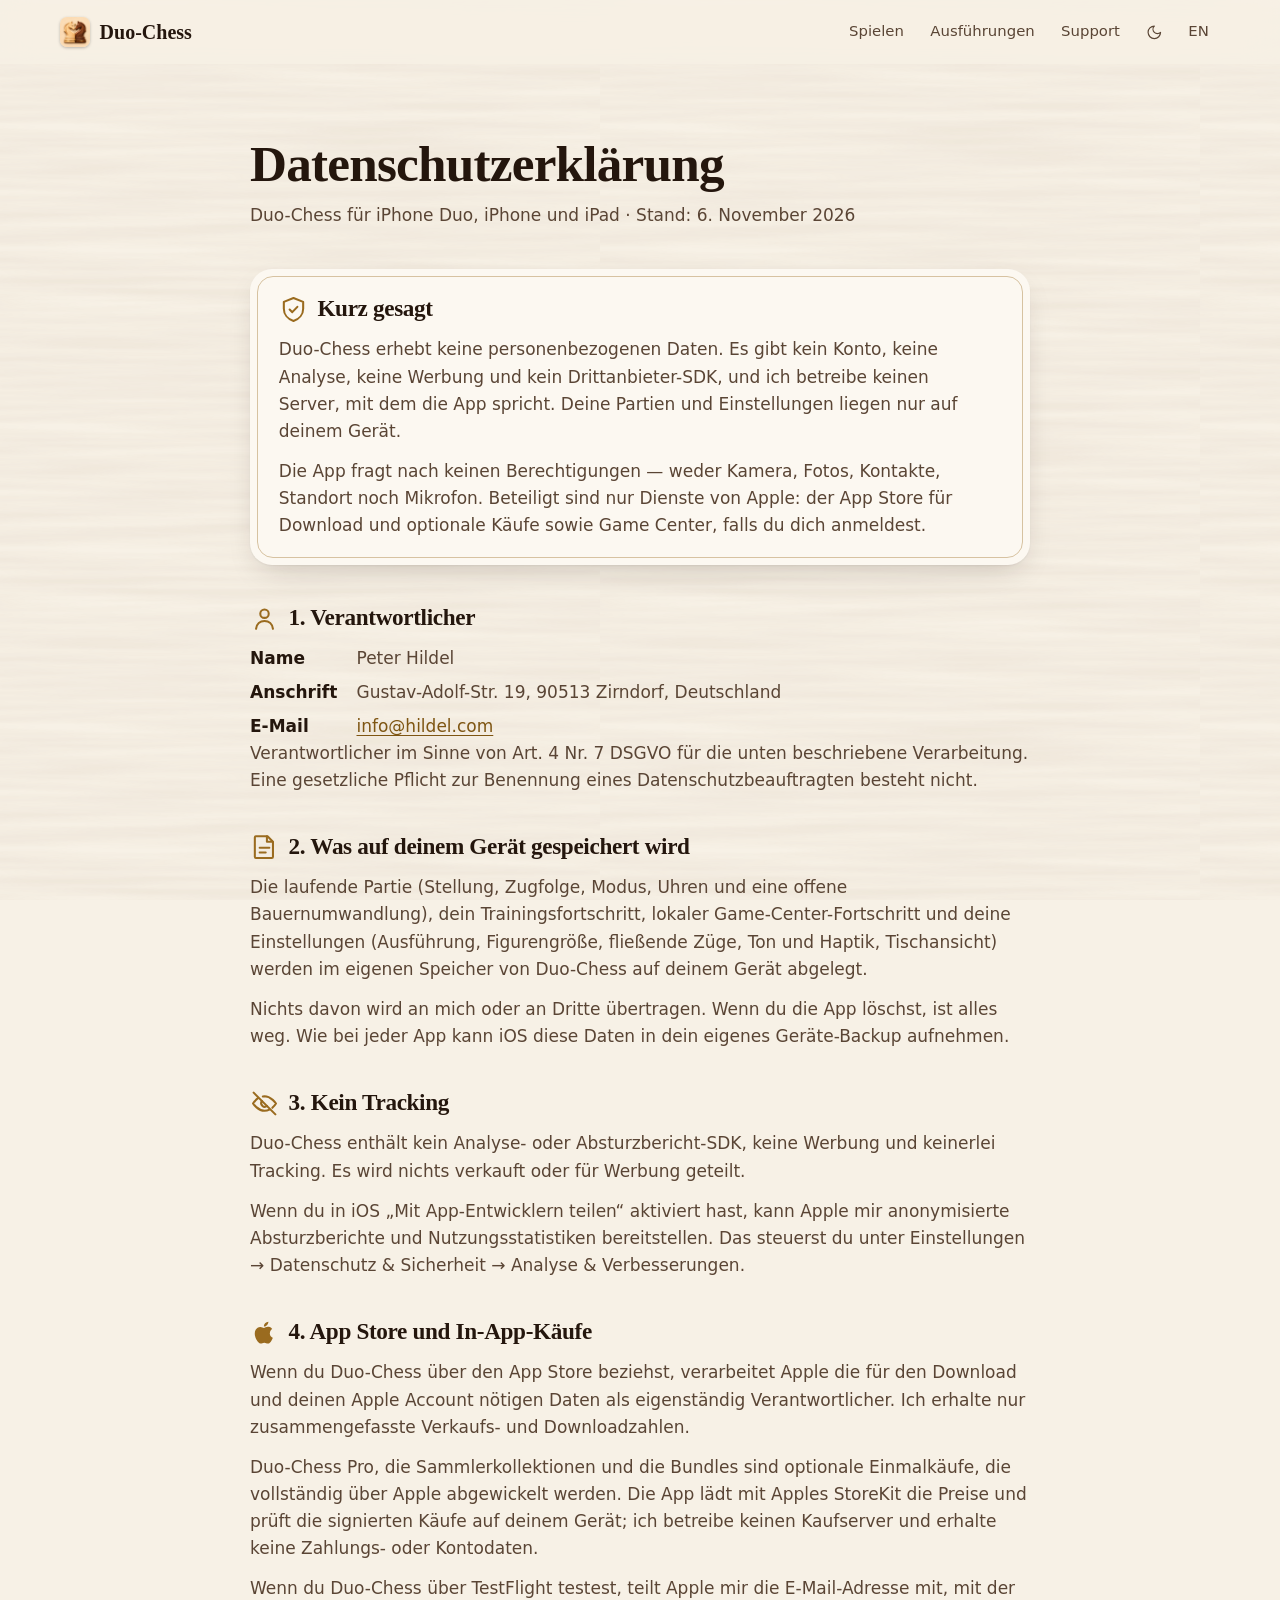
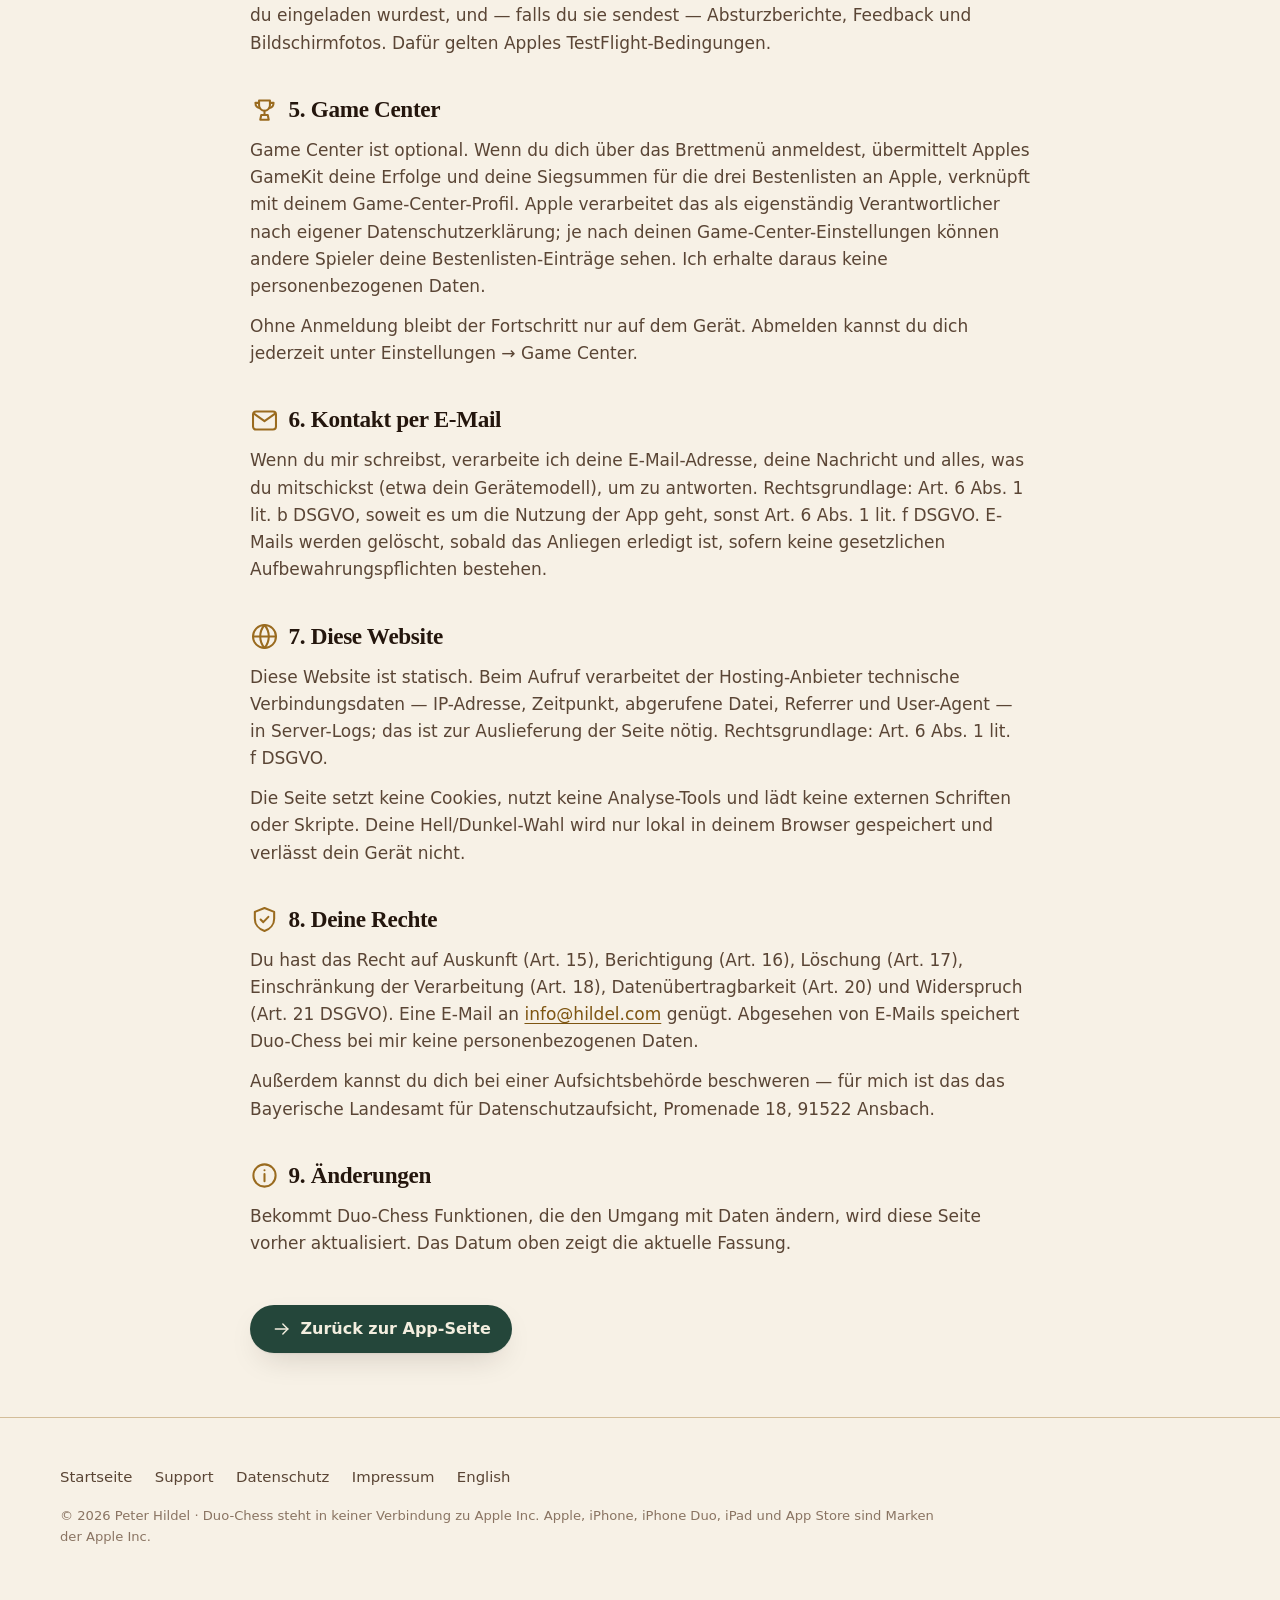
<file: privacy-de.html>
<!DOCTYPE html>
<html lang="de">
<head>
  <meta charset="UTF-8">
  <meta name="viewport" content="width=device-width, initial-scale=1.0">
  <title>Datenschutzerklärung — Duo-Chess</title>
  <meta name="description" content="Duo-Chess erhebt keine personenbezogenen Daten: kein Konto, keine Analyse, kein Tracking. Partien und Einstellungen bleiben auf deinem Gerät.">
  <link rel="alternate" hreflang="de" href="privacy-de.html">
  <link rel="alternate" hreflang="en" href="privacy.html">
  <meta name="theme-color" content="#F7F1E6" media="(prefers-color-scheme: light)">
  <meta name="theme-color" content="#170F0A" media="(prefers-color-scheme: dark)">
  <link rel="icon" href="assets/favicon-64.png" sizes="64x64" type="image/png">
  <link rel="icon" href="assets/favicon-32.png" sizes="32x32" type="image/png">
  <link rel="apple-touch-icon" href="assets/apple-touch-icon.png">
  <script>
    (function () {
      try {
        var saved = localStorage.getItem('theme');
        if (saved === 'dark' || (!saved && matchMedia('(prefers-color-scheme: dark)').matches))
          document.documentElement.classList.add('dark');
      } catch (e) {}
    })();
  </script>
  <link rel="stylesheet" href="assets/landing.css?v=2">
</head>
<body>
<a class="skip" href="#main">Zum Inhalt springen</a>

<div id="nav-top" aria-hidden="true"></div>
<nav class="nav">
  <div class="wrap nav-inner">
    <a class="brand" href="index-de.html">
      <img src="assets/icon-256.png" alt="" width="30" height="30">
      <span>Duo-Chess</span>
    </a>
    <div class="nav-right">
      <a class="nav-link hide-sm" href="index-de.html#play">Spielen</a>
      <a class="nav-link hide-sm" href="index-de.html#finishes">Ausführungen</a>
      <a class="nav-link hide-sm" href="support-de.html">Support</a>
      <button id="theme-toggle" class="icon-btn" type="button" aria-label="Zwischen hell und dunkel wechseln" aria-pressed="false">
        <svg class="ico" id="theme-icon" aria-hidden="true"><use href="assets/icons.svg#i-moon"/></svg>
      </button>
      <a class="nav-link" href="privacy.html" hreflang="en" lang="en">EN</a>
    </div>
  </div>
</nav>

<main class="doc" id="main">
  <h1>Datenschutzerklärung</h1>
  <p class="doc-meta">Duo-Chess für iPhone Duo, iPhone und iPad · Stand: 6. November 2026</p>

  <div class="summary">
    <h2><svg class="ico" aria-hidden="true"><use href="assets/icons.svg#i-shield"/></svg> Kurz gesagt</h2>
    <p>Duo-Chess erhebt keine personenbezogenen Daten. Es gibt kein Konto, keine Analyse, keine Werbung und kein Drittanbieter-SDK, und ich betreibe keinen Server, mit dem die App spricht. Deine Partien und Einstellungen liegen nur auf deinem Gerät.</p>
    <p>Die App fragt nach keinen Berechtigungen — weder Kamera, Fotos, Kontakte, Standort noch Mikrofon. Beteiligt sind nur Dienste von Apple: der App Store für Download und optionale Käufe sowie Game Center, falls du dich anmeldest.</p>
  </div>
  <section>
    <h2><svg class="ico" aria-hidden="true"><use href="assets/icons.svg#i-user"/></svg> 1. Verantwortlicher</h2>
    <dl>
      <dt>Name</dt><dd>Peter Hildel</dd>
      <dt>Anschrift</dt><dd>Gustav-Adolf-Str. 19, 90513 Zirndorf, Deutschland</dd>
      <dt>E-Mail</dt><dd><a href="mailto:info@hildel.com">info@hildel.com</a></dd>
    </dl>
    <p>Verantwortlicher im Sinne von Art. 4 Nr. 7 DSGVO für die unten beschriebene Verarbeitung. Eine gesetzliche Pflicht zur Benennung eines Datenschutzbeauftragten besteht nicht.</p>
  </section>
  <section>
    <h2><svg class="ico" aria-hidden="true"><use href="assets/icons.svg#i-note"/></svg> 2. Was auf deinem Gerät gespeichert wird</h2>
    <p>Die laufende Partie (Stellung, Zugfolge, Modus, Uhren und eine offene Bauernumwandlung), dein Trainingsfortschritt, lokaler Game-Center-Fortschritt und deine Einstellungen (Ausführung, Figurengröße, fließende Züge, Ton und Haptik, Tischansicht) werden im eigenen Speicher von Duo-Chess auf deinem Gerät abgelegt.</p>
    <p>Nichts davon wird an mich oder an Dritte übertragen. Wenn du die App löschst, ist alles weg. Wie bei jeder App kann iOS diese Daten in dein eigenes Geräte-Backup aufnehmen.</p>
  </section>
  <section>
    <h2><svg class="ico" aria-hidden="true"><use href="assets/icons.svg#i-eye-off"/></svg> 3. Kein Tracking</h2>
    <p>Duo-Chess enthält kein Analyse- oder Absturzbericht-SDK, keine Werbung und keinerlei Tracking. Es wird nichts verkauft oder für Werbung geteilt.</p>
    <p>Wenn du in iOS „Mit App-Entwicklern teilen“ aktiviert hast, kann Apple mir anonymisierte Absturzberichte und Nutzungsstatistiken bereitstellen. Das steuerst du unter Einstellungen → Datenschutz &amp; Sicherheit → Analyse &amp; Verbesserungen.</p>
  </section>
  <section>
    <h2><svg class="ico" aria-hidden="true"><use href="assets/icons.svg#i-apple"/></svg> 4. App Store und In-App-Käufe</h2>
    <p>Wenn du Duo-Chess über den App Store beziehst, verarbeitet Apple die für den Download und deinen Apple Account nötigen Daten als eigenständig Verantwortlicher. Ich erhalte nur zusammengefasste Verkaufs- und Downloadzahlen.</p>
    <p>Duo-Chess Pro, die Sammlerkollektionen und die Bundles sind optionale Einmalkäufe, die vollständig über Apple abgewickelt werden. Die App lädt mit Apples StoreKit die Preise und prüft die signierten Käufe auf deinem Gerät; ich betreibe keinen Kaufserver und erhalte keine Zahlungs- oder Kontodaten.</p>
    <p>Wenn du Duo-Chess über TestFlight testest, teilt Apple mir die E-Mail-Adresse mit, mit der du eingeladen wurdest, und — falls du sie sendest — Absturzberichte, Feedback und Bildschirmfotos. Dafür gelten Apples TestFlight-Bedingungen.</p>
  </section>
  <section>
    <h2><svg class="ico" aria-hidden="true"><use href="assets/icons.svg#i-trophy"/></svg> 5. Game Center</h2>
    <p>Game Center ist optional. Wenn du dich über das Brettmenü anmeldest, übermittelt Apples GameKit deine Erfolge und deine Siegsummen für die drei Bestenlisten an Apple, verknüpft mit deinem Game-Center-Profil. Apple verarbeitet das als eigenständig Verantwortlicher nach eigener Datenschutzerklärung; je nach deinen Game-Center-Einstellungen können andere Spieler deine Bestenlisten-Einträge sehen. Ich erhalte daraus keine personenbezogenen Daten.</p>
    <p>Ohne Anmeldung bleibt der Fortschritt nur auf dem Gerät. Abmelden kannst du dich jederzeit unter Einstellungen → Game Center.</p>
  </section>
  <section>
    <h2><svg class="ico" aria-hidden="true"><use href="assets/icons.svg#i-mail"/></svg> 6. Kontakt per E-Mail</h2>
    <p>Wenn du mir schreibst, verarbeite ich deine E-Mail-Adresse, deine Nachricht und alles, was du mitschickst (etwa dein Gerätemodell), um zu antworten. Rechtsgrundlage: Art. 6 Abs. 1 lit. b DSGVO, soweit es um die Nutzung der App geht, sonst Art. 6 Abs. 1 lit. f DSGVO. E-Mails werden gelöscht, sobald das Anliegen erledigt ist, sofern keine gesetzlichen Aufbewahrungspflichten bestehen.</p>
  </section>
  <section>
    <h2><svg class="ico" aria-hidden="true"><use href="assets/icons.svg#i-globe"/></svg> 7. Diese Website</h2>
    <p>Diese Website ist statisch. Beim Aufruf verarbeitet der Hosting-Anbieter technische Verbindungsdaten — IP-Adresse, Zeitpunkt, abgerufene Datei, Referrer und User-Agent — in Server-Logs; das ist zur Auslieferung der Seite nötig. Rechtsgrundlage: Art. 6 Abs. 1 lit. f DSGVO.</p>
    <p>Die Seite setzt keine Cookies, nutzt keine Analyse-Tools und lädt keine externen Schriften oder Skripte. Deine Hell/Dunkel-Wahl wird nur lokal in deinem Browser gespeichert und verlässt dein Gerät nicht.</p>
  </section>
  <section>
    <h2><svg class="ico" aria-hidden="true"><use href="assets/icons.svg#i-shield"/></svg> 8. Deine Rechte</h2>
    <p>Du hast das Recht auf Auskunft (Art. 15), Berichtigung (Art. 16), Löschung (Art. 17), Einschränkung der Verarbeitung (Art. 18), Datenübertragbarkeit (Art. 20) und Widerspruch (Art. 21 DSGVO). Eine E-Mail an <a href="mailto:info@hildel.com">info@hildel.com</a> genügt. Abgesehen von E-Mails speichert Duo-Chess bei mir keine personenbezogenen Daten.</p>
    <p>Außerdem kannst du dich bei einer Aufsichtsbehörde beschweren — für mich ist das das Bayerische Landesamt für Datenschutzaufsicht, Promenade 18, 91522 Ansbach.</p>
  </section>
  <section>
    <h2><svg class="ico" aria-hidden="true"><use href="assets/icons.svg#i-info"/></svg> 9. Änderungen</h2>
    <p>Bekommt Duo-Chess Funktionen, die den Umgang mit Daten ändern, wird diese Seite vorher aktualisiert. Das Datum oben zeigt die aktuelle Fassung.</p>
  </section>

  <div class="back">
    <a href="index-de.html" class="btn btn-primary"><svg class="ico" aria-hidden="true"><use href="assets/icons.svg#i-arrow-right"/></svg> Zurück zur App-Seite</a>
  </div>
</main>

<footer class="footer">
  <div class="wrap">
    <div class="footer-links">
      <a href="index-de.html">Startseite</a>
      <a href="support-de.html">Support</a>
      <a href="privacy-de.html">Datenschutz</a>
      <a href="impressum-de.html">Impressum</a>
      <a href="privacy.html" hreflang="en" lang="en">English</a>
    </div>
    <p class="footer-note tiny">© <span id="year">2026</span> Peter Hildel · Duo-Chess steht in keiner Verbindung zu Apple Inc. Apple, iPhone, iPhone Duo, iPad und App Store sind Marken der Apple&nbsp;Inc.</p>
  </div>
</footer>

<script src="assets/site.js?v=1" defer></script>
</body>
</html>
</file>
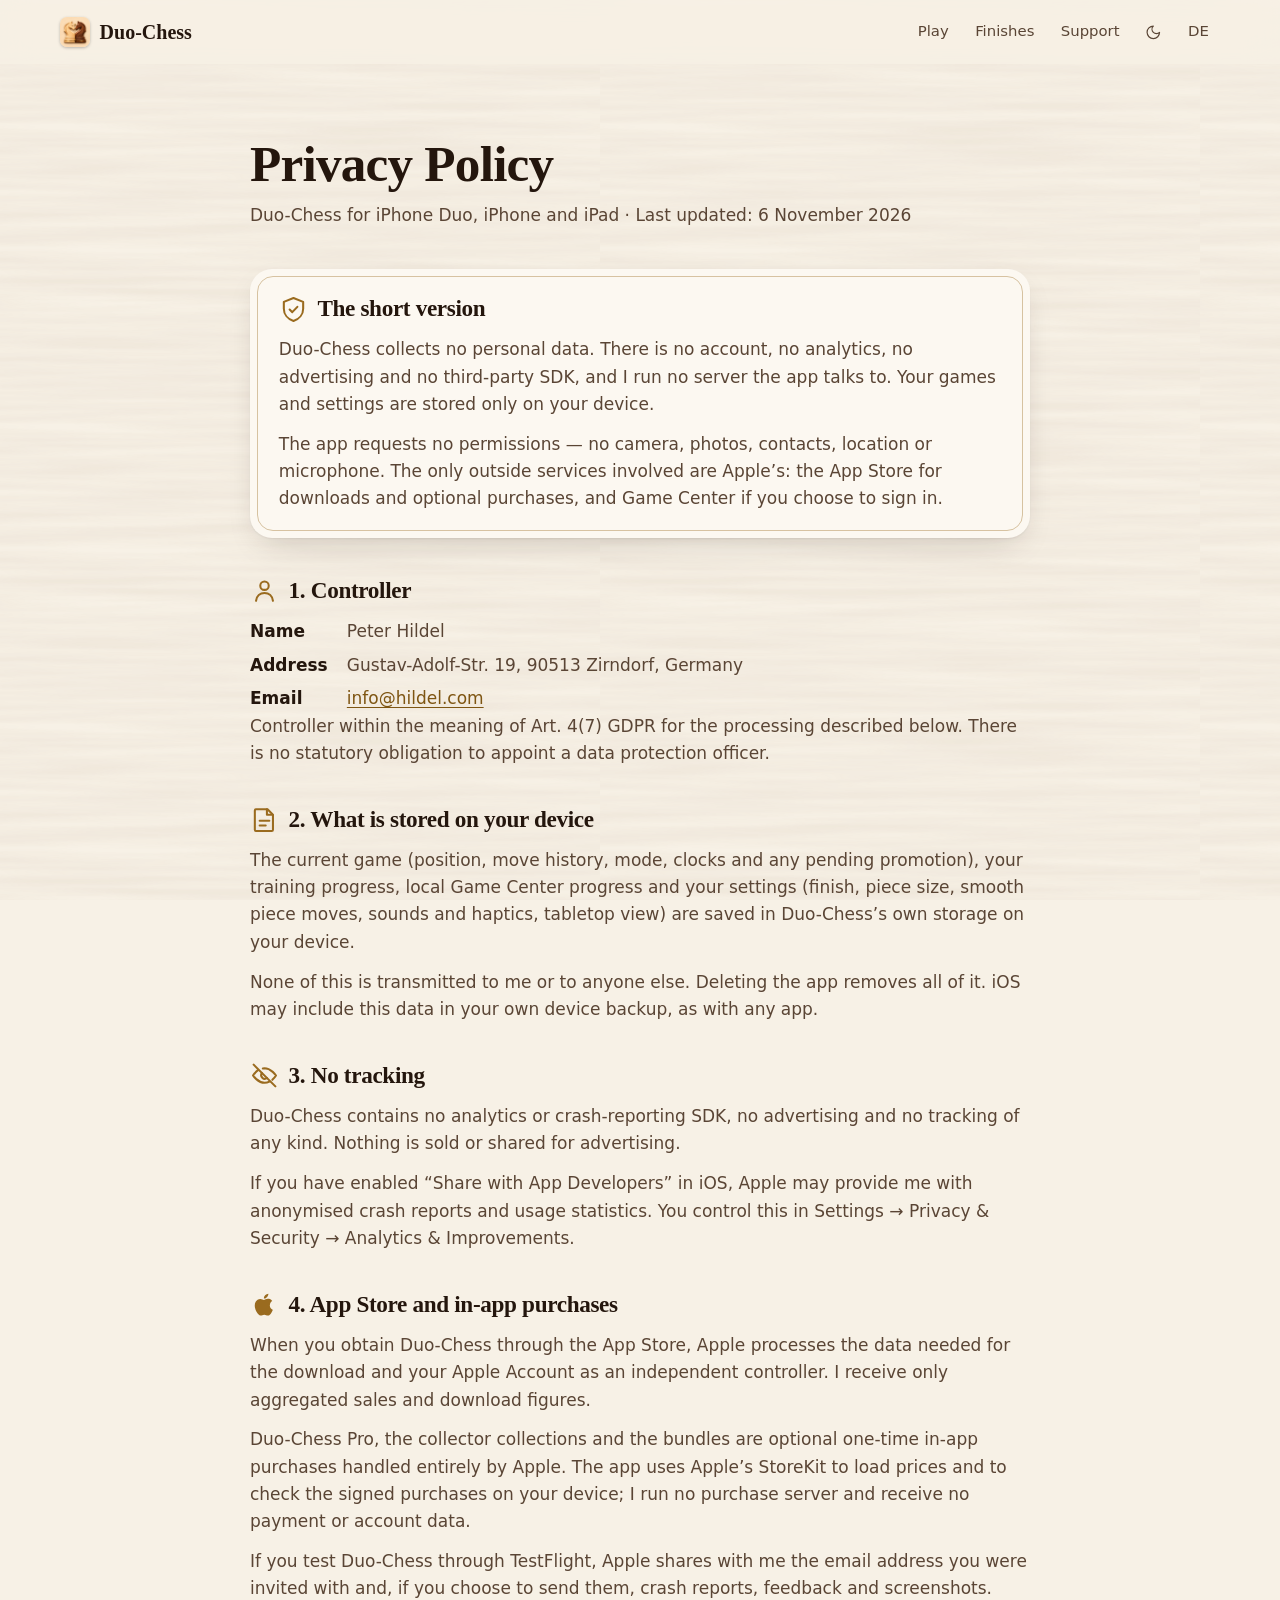
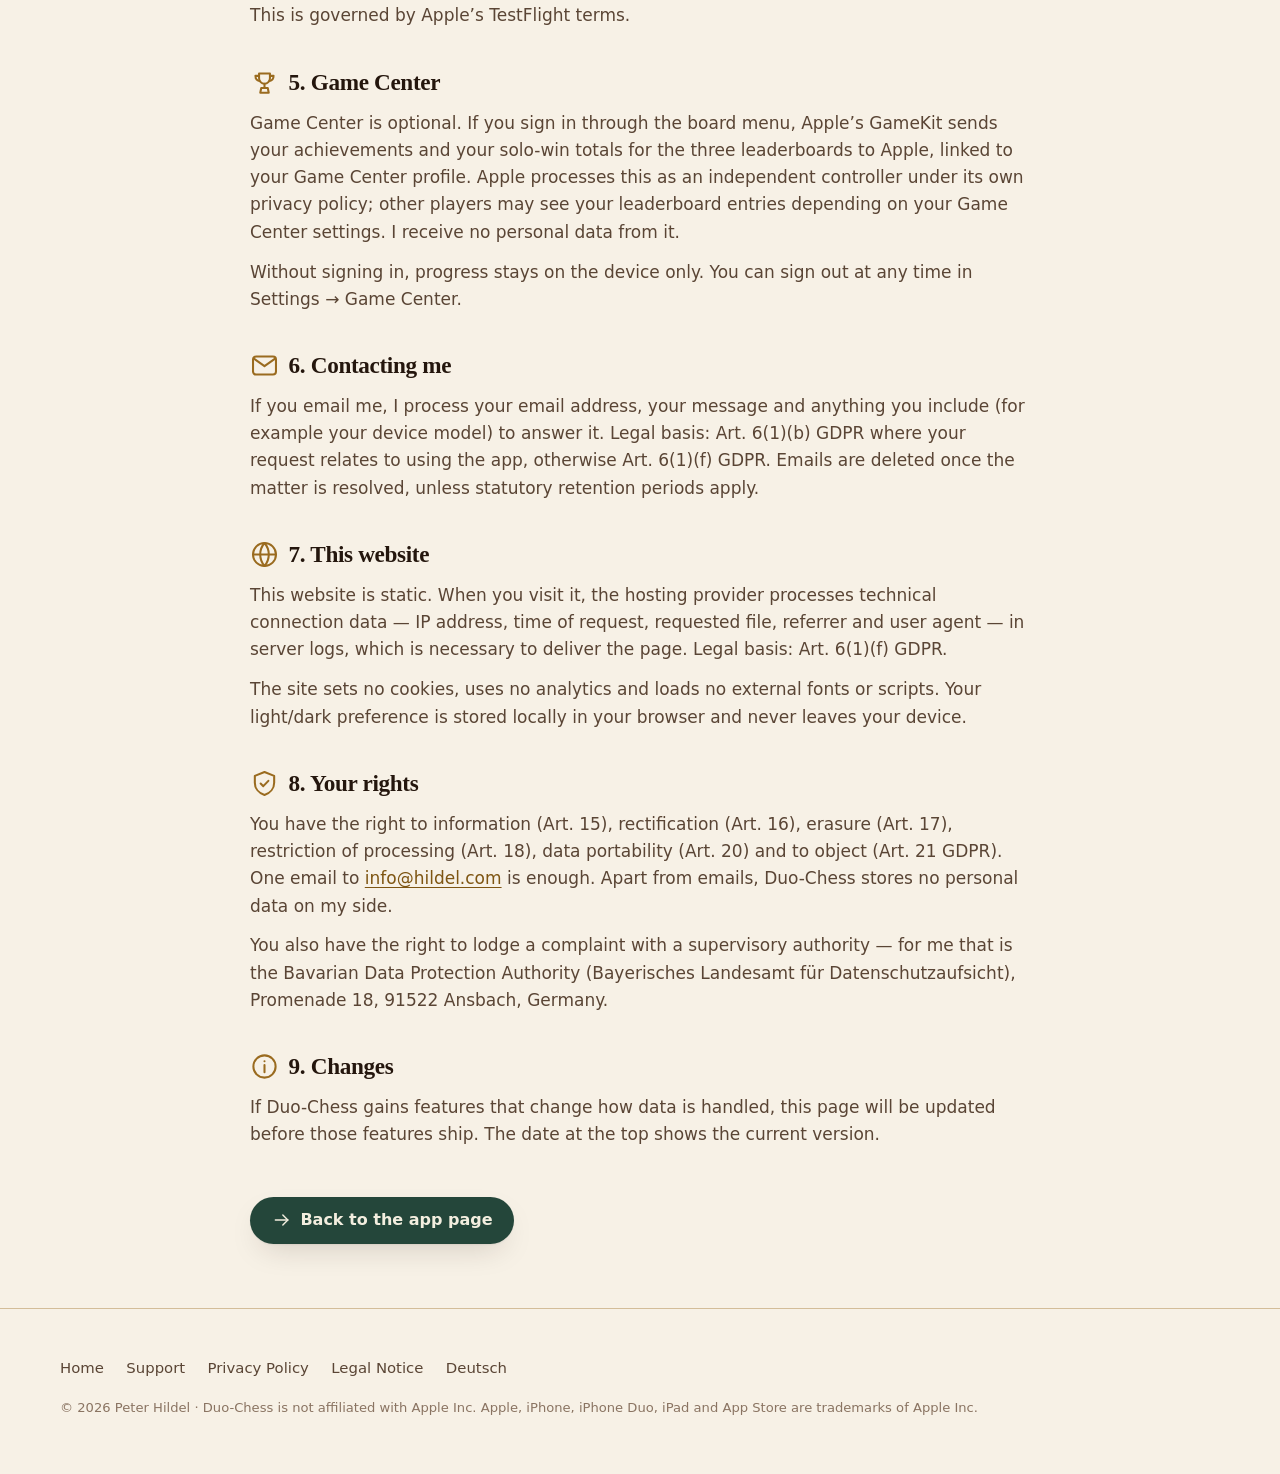
<file: privacy.html>
<!DOCTYPE html>
<html lang="en">
<head>
  <meta charset="UTF-8">
  <meta name="viewport" content="width=device-width, initial-scale=1.0">
  <title>Privacy Policy — Duo-Chess</title>
  <meta name="description" content="Duo-Chess collects no personal data: no account, no analytics, no tracking. Games and settings stay on your device.">
  <link rel="alternate" hreflang="en" href="privacy.html">
  <link rel="alternate" hreflang="de" href="privacy-de.html">
  <meta name="theme-color" content="#F7F1E6" media="(prefers-color-scheme: light)">
  <meta name="theme-color" content="#170F0A" media="(prefers-color-scheme: dark)">
  <link rel="icon" href="assets/favicon-64.png" sizes="64x64" type="image/png">
  <link rel="icon" href="assets/favicon-32.png" sizes="32x32" type="image/png">
  <link rel="apple-touch-icon" href="assets/apple-touch-icon.png">
  <script>
    (function () {
      try {
        var saved = localStorage.getItem('theme');
        if (saved === 'dark' || (!saved && matchMedia('(prefers-color-scheme: dark)').matches))
          document.documentElement.classList.add('dark');
      } catch (e) {}
    })();
  </script>
  <link rel="stylesheet" href="assets/landing.css?v=2">
</head>
<body>
<a class="skip" href="#main">Skip to content</a>

<div id="nav-top" aria-hidden="true"></div>
<nav class="nav">
  <div class="wrap nav-inner">
    <a class="brand" href="index.html">
      <img src="assets/icon-256.png" alt="" width="30" height="30">
      <span>Duo-Chess</span>
    </a>
    <div class="nav-right">
      <a class="nav-link hide-sm" href="index.html#play">Play</a>
      <a class="nav-link hide-sm" href="index.html#finishes">Finishes</a>
      <a class="nav-link hide-sm" href="support.html">Support</a>
      <button id="theme-toggle" class="icon-btn" type="button" aria-label="Switch between light and dark" aria-pressed="false">
        <svg class="ico" id="theme-icon" aria-hidden="true"><use href="assets/icons.svg#i-moon"/></svg>
      </button>
      <a class="nav-link" href="privacy-de.html" hreflang="de" lang="de">DE</a>
    </div>
  </div>
</nav>

<main class="doc" id="main">
  <h1>Privacy Policy</h1>
  <p class="doc-meta">Duo-Chess for iPhone Duo, iPhone and iPad · Last updated: 6 November 2026</p>

  <div class="summary">
    <h2><svg class="ico" aria-hidden="true"><use href="assets/icons.svg#i-shield"/></svg> The short version</h2>
    <p>Duo-Chess collects no personal data. There is no account, no analytics, no advertising and no third-party SDK, and I run no server the app talks to. Your games and settings are stored only on your device.</p>
    <p>The app requests no permissions — no camera, photos, contacts, location or microphone. The only outside services involved are Apple’s: the App Store for downloads and optional purchases, and Game Center if you choose to sign in.</p>
  </div>
  <section>
    <h2><svg class="ico" aria-hidden="true"><use href="assets/icons.svg#i-user"/></svg> 1. Controller</h2>
    <dl>
      <dt>Name</dt><dd>Peter Hildel</dd>
      <dt>Address</dt><dd>Gustav-Adolf-Str. 19, 90513 Zirndorf, Germany</dd>
      <dt>Email</dt><dd><a href="mailto:info@hildel.com">info@hildel.com</a></dd>
    </dl>
    <p>Controller within the meaning of Art. 4(7) GDPR for the processing described below. There is no statutory obligation to appoint a data protection officer.</p>
  </section>
  <section>
    <h2><svg class="ico" aria-hidden="true"><use href="assets/icons.svg#i-note"/></svg> 2. What is stored on your device</h2>
    <p>The current game (position, move history, mode, clocks and any pending promotion), your training progress, local Game Center progress and your settings (finish, piece size, smooth piece moves, sounds and haptics, tabletop view) are saved in Duo-Chess’s own storage on your device.</p>
    <p>None of this is transmitted to me or to anyone else. Deleting the app removes all of it. iOS may include this data in your own device backup, as with any app.</p>
  </section>
  <section>
    <h2><svg class="ico" aria-hidden="true"><use href="assets/icons.svg#i-eye-off"/></svg> 3. No tracking</h2>
    <p>Duo-Chess contains no analytics or crash-reporting SDK, no advertising and no tracking of any kind. Nothing is sold or shared for advertising.</p>
    <p>If you have enabled “Share with App Developers” in iOS, Apple may provide me with anonymised crash reports and usage statistics. You control this in Settings → Privacy &amp; Security → Analytics &amp; Improvements.</p>
  </section>
  <section>
    <h2><svg class="ico" aria-hidden="true"><use href="assets/icons.svg#i-apple"/></svg> 4. App Store and in-app purchases</h2>
    <p>When you obtain Duo-Chess through the App Store, Apple processes the data needed for the download and your Apple Account as an independent controller. I receive only aggregated sales and download figures.</p>
    <p>Duo-Chess Pro, the collector collections and the bundles are optional one-time in-app purchases handled entirely by Apple. The app uses Apple’s StoreKit to load prices and to check the signed purchases on your device; I run no purchase server and receive no payment or account data.</p>
    <p>If you test Duo-Chess through TestFlight, Apple shares with me the email address you were invited with and, if you choose to send them, crash reports, feedback and screenshots. This is governed by Apple’s TestFlight terms.</p>
  </section>
  <section>
    <h2><svg class="ico" aria-hidden="true"><use href="assets/icons.svg#i-trophy"/></svg> 5. Game Center</h2>
    <p>Game Center is optional. If you sign in through the board menu, Apple’s GameKit sends your achievements and your solo-win totals for the three leaderboards to Apple, linked to your Game Center profile. Apple processes this as an independent controller under its own privacy policy; other players may see your leaderboard entries depending on your Game Center settings. I receive no personal data from it.</p>
    <p>Without signing in, progress stays on the device only. You can sign out at any time in Settings → Game Center.</p>
  </section>
  <section>
    <h2><svg class="ico" aria-hidden="true"><use href="assets/icons.svg#i-mail"/></svg> 6. Contacting me</h2>
    <p>If you email me, I process your email address, your message and anything you include (for example your device model) to answer it. Legal basis: Art. 6(1)(b) GDPR where your request relates to using the app, otherwise Art. 6(1)(f) GDPR. Emails are deleted once the matter is resolved, unless statutory retention periods apply.</p>
  </section>
  <section>
    <h2><svg class="ico" aria-hidden="true"><use href="assets/icons.svg#i-globe"/></svg> 7. This website</h2>
    <p>This website is static. When you visit it, the hosting provider processes technical connection data — IP address, time of request, requested file, referrer and user agent — in server logs, which is necessary to deliver the page. Legal basis: Art. 6(1)(f) GDPR.</p>
    <p>The site sets no cookies, uses no analytics and loads no external fonts or scripts. Your light/dark preference is stored locally in your browser and never leaves your device.</p>
  </section>
  <section>
    <h2><svg class="ico" aria-hidden="true"><use href="assets/icons.svg#i-shield"/></svg> 8. Your rights</h2>
    <p>You have the right to information (Art. 15), rectification (Art. 16), erasure (Art. 17), restriction of processing (Art. 18), data portability (Art. 20) and to object (Art. 21 GDPR). One email to <a href="mailto:info@hildel.com">info@hildel.com</a> is enough. Apart from emails, Duo-Chess stores no personal data on my side.</p>
    <p>You also have the right to lodge a complaint with a supervisory authority — for me that is the Bavarian Data Protection Authority (Bayerisches Landesamt für Datenschutzaufsicht), Promenade 18, 91522 Ansbach, Germany.</p>
  </section>
  <section>
    <h2><svg class="ico" aria-hidden="true"><use href="assets/icons.svg#i-info"/></svg> 9. Changes</h2>
    <p>If Duo-Chess gains features that change how data is handled, this page will be updated before those features ship. The date at the top shows the current version.</p>
  </section>

  <div class="back">
    <a href="index.html" class="btn btn-primary"><svg class="ico" aria-hidden="true"><use href="assets/icons.svg#i-arrow-right"/></svg> Back to the app page</a>
  </div>
</main>

<footer class="footer">
  <div class="wrap">
    <div class="footer-links">
      <a href="index.html">Home</a>
      <a href="support.html">Support</a>
      <a href="privacy.html">Privacy Policy</a>
      <a href="impressum.html">Legal Notice</a>
      <a href="privacy-de.html" hreflang="de" lang="de">Deutsch</a>
    </div>
    <p class="footer-note tiny">© <span id="year">2026</span> Peter Hildel · Duo-Chess is not affiliated with Apple Inc. Apple, iPhone, iPhone Duo, iPad and App Store are trademarks of Apple&nbsp;Inc.</p>
  </div>
</footer>

<script src="assets/site.js?v=1" defer></script>
</body>
</html>
</file>
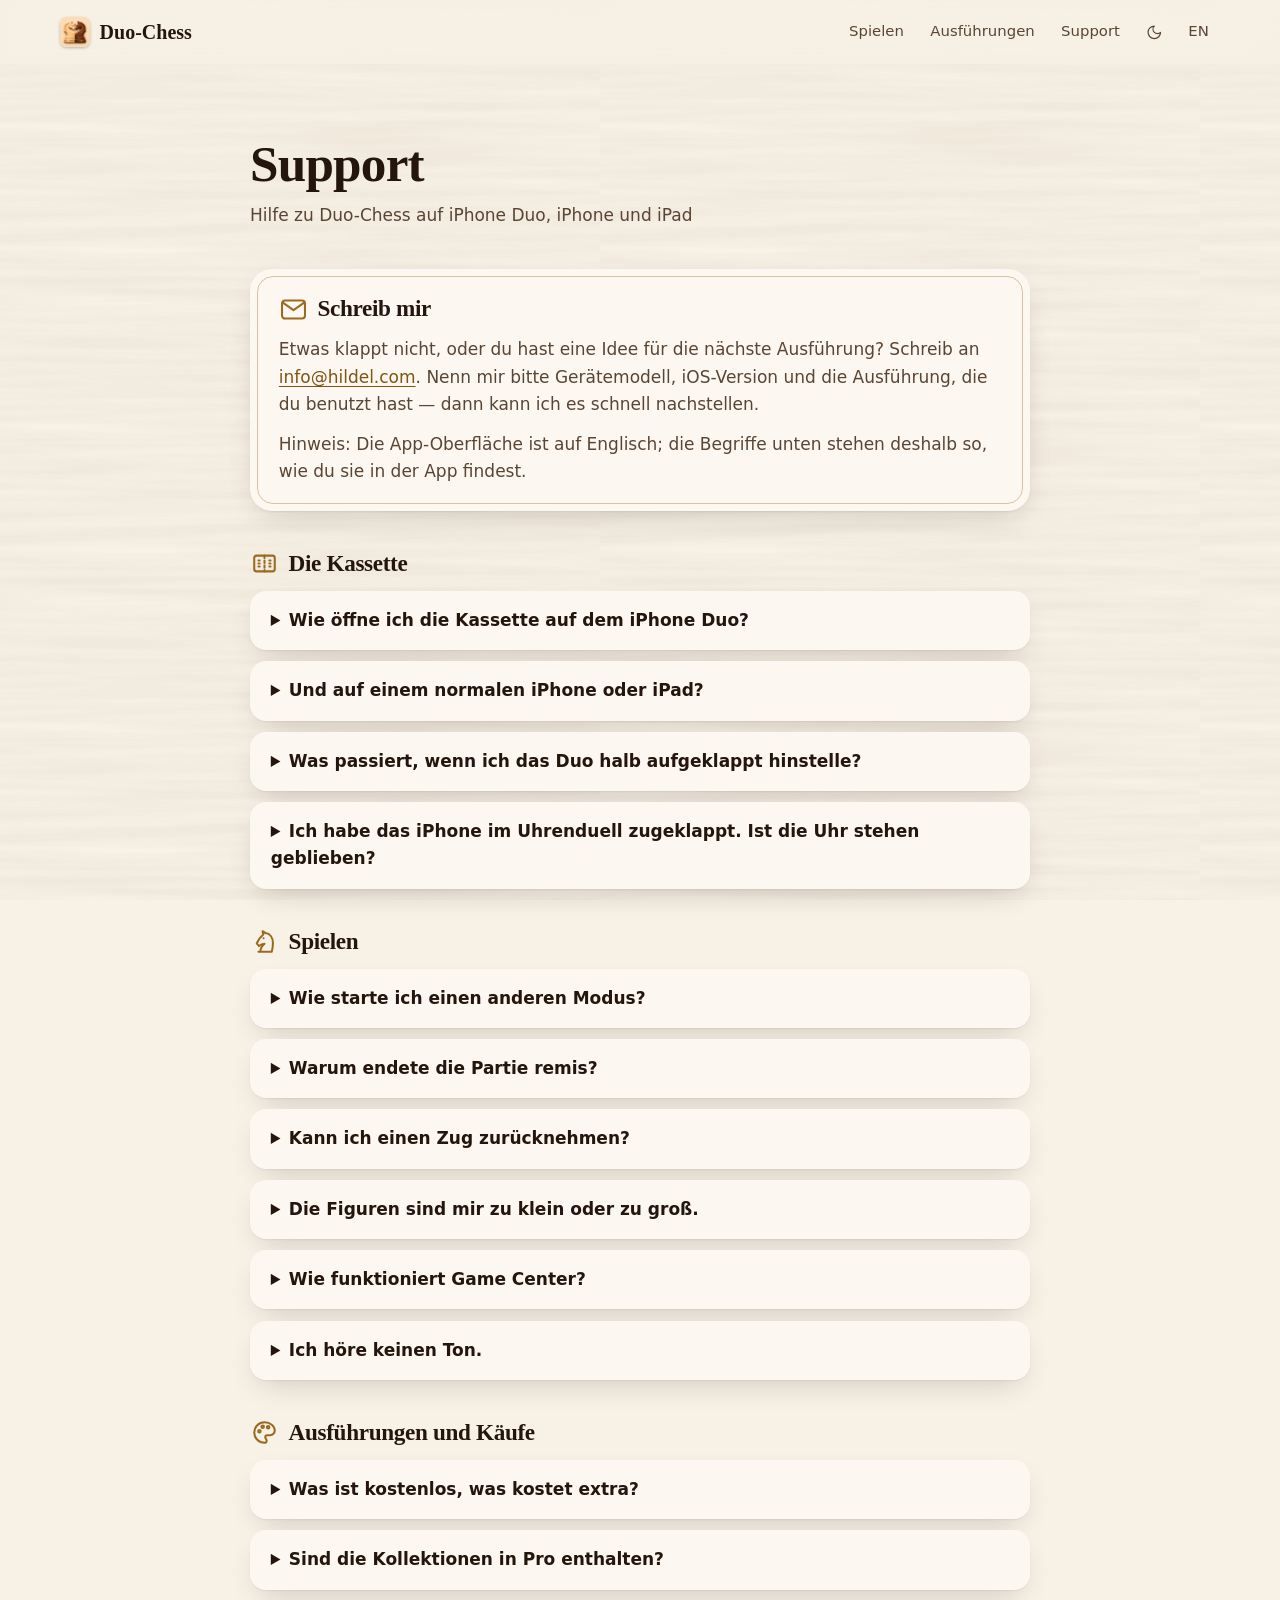
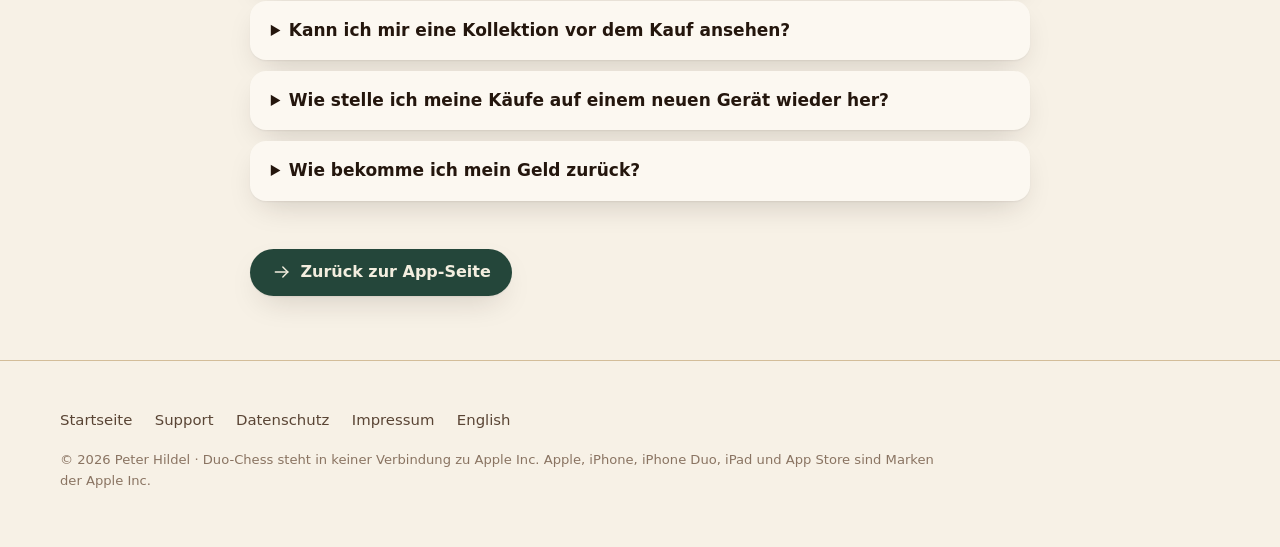
<file: support-de.html>
<!DOCTYPE html>
<html lang="de">
<head>
  <meta charset="UTF-8">
  <meta name="viewport" content="width=device-width, initial-scale=1.0">
  <title>Support — Duo-Chess</title>
  <meta name="description" content="Hilfe zu Duo-Chess: Kassette öffnen, Spielmodi, Ausführungen und Käufe wiederherstellen.">
  <link rel="alternate" hreflang="de" href="support-de.html">
  <link rel="alternate" hreflang="en" href="support.html">
  <meta name="theme-color" content="#F7F1E6" media="(prefers-color-scheme: light)">
  <meta name="theme-color" content="#170F0A" media="(prefers-color-scheme: dark)">
  <link rel="icon" href="assets/favicon-64.png" sizes="64x64" type="image/png">
  <link rel="icon" href="assets/favicon-32.png" sizes="32x32" type="image/png">
  <link rel="apple-touch-icon" href="assets/apple-touch-icon.png">
  <script>
    (function () {
      try {
        var saved = localStorage.getItem('theme');
        if (saved === 'dark' || (!saved && matchMedia('(prefers-color-scheme: dark)').matches))
          document.documentElement.classList.add('dark');
      } catch (e) {}
    })();
  </script>
  <link rel="stylesheet" href="assets/landing.css?v=2">
</head>
<body>
<a class="skip" href="#main">Zum Inhalt springen</a>

<div id="nav-top" aria-hidden="true"></div>
<nav class="nav">
  <div class="wrap nav-inner">
    <a class="brand" href="index-de.html">
      <img src="assets/icon-256.png" alt="" width="30" height="30">
      <span>Duo-Chess</span>
    </a>
    <div class="nav-right">
      <a class="nav-link hide-sm" href="index-de.html#play">Spielen</a>
      <a class="nav-link hide-sm" href="index-de.html#finishes">Ausführungen</a>
      <a class="nav-link hide-sm" href="support-de.html">Support</a>
      <button id="theme-toggle" class="icon-btn" type="button" aria-label="Zwischen hell und dunkel wechseln" aria-pressed="false">
        <svg class="ico" id="theme-icon" aria-hidden="true"><use href="assets/icons.svg#i-moon"/></svg>
      </button>
      <a class="nav-link" href="support.html" hreflang="en" lang="en">EN</a>
    </div>
  </div>
</nav>

<main class="doc" id="main">
  <h1>Support</h1>
  <p class="doc-meta">Hilfe zu Duo-Chess auf iPhone Duo, iPhone und iPad</p>

  <div class="summary">
    <h2><svg class="ico" aria-hidden="true"><use href="assets/icons.svg#i-mail"/></svg> Schreib mir</h2>
    <p>Etwas klappt nicht, oder du hast eine Idee für die nächste Ausführung? Schreib an <a href="mailto:info@hildel.com">info@hildel.com</a>. Nenn mir bitte Gerätemodell, iOS-Version und die Ausführung, die du benutzt hast — dann kann ich es schnell nachstellen.</p>
    <p>Hinweis: Die App-Oberfläche ist auf Englisch; die Begriffe unten stehen deshalb so, wie du sie in der App findest.</p>
  </div>

  <section>
    <h2><svg class="ico" aria-hidden="true"><use href="assets/icons.svg#i-hinge"/></svg> Die Kassette</h2>
    <details>
      <summary>Wie öffne ich die Kassette auf dem iPhone Duo?</summary>
      <p>Tipp auf den Verschluss am rechten Rand des Deckels, um ihn zu lösen, und klapp dann das iPhone auf. Das Brett erscheint über beide Hälften des inneren Displays. Klappst du das iPhone zu, ist der verriegelte Deckel zurück; deine Partie bleibt erhalten.</p>
    </details>
    <details>
      <summary>Und auf einem normalen iPhone oder iPad?</summary>
      <p>Dort gibt es kein Scharnier, dem die App folgen kann, also öffnet sich der Deckel virtuell: Tipp auf den Verschluss, und er schwingt auf. Über den Messing-Menübeschlag → Close box schließt du ihn wieder.</p>
    </details>
    <details>
      <summary>Was passiert, wenn ich das Duo halb aufgeklappt hinstelle?</summary>
      <p>Das Brett wandert auf die untere Hälfte, und die obere wird zum Pult: die kostenlose Schachbühne oder mit Duo-Chess Pro Trainingsstation, Analysepult oder Schachuhr. Ganz aufgeklappt ist wieder das volle Brett da. Auf anderen Geräten wechselst du über Brettmenü → Tabletop.</p>
    </details>
    <details>
      <summary>Ich habe das iPhone im Uhrenduell zugeklappt. Ist die Uhr stehen geblieben?</summary>
      <p>Nein — wie bei einer echten Schachuhr läuft die Zeit weiter, während die Kassette geschlossen oder die App im Hintergrund ist. Über das Messingmenü pausierst du beide Uhren und setzt sie fort.</p>
    </details>
  </section>

  <section>
    <h2><svg class="ico" aria-hidden="true"><use href="assets/icons.svg#i-knight"/></svg> Spielen</h2>
    <details>
      <summary>Wie starte ich einen anderen Modus?</summary>
      <p>Öffne den Messing-Menübeschlag und wähle New game. Dann Two players, Solo practice, Clock duel, Analysis board oder Training und die passenden Optionen.</p>
    </details>
    <details>
      <summary>Warum endete die Partie remis?</summary>
      <p>Partien zu zweit enden automatisch remis, wenn dieselbe Stellung dreimal auftritt oder beide Seiten fünfzig Züge ohne Bauernzug und ohne Schlagen gemacht haben. Auf dem Analysebrett bleiben solche Linien spielbar.</p>
    </details>
    <details>
      <summary>Kann ich einen Zug zurücknehmen?</summary>
      <p>Ja, mit Undo im Messingmenü. Auf dem Analysebrett spielt Redo die Linie wieder vor, bis du einen anderen Zug machst.</p>
    </details>
    <details>
      <summary>Die Figuren sind mir zu klein oder zu groß.</summary>
      <p>Game options → Piece size skaliert die Figuren von 70 % bis 120 %. Use default size stellt 100 % wieder her. Felder und Tippflächen behalten ihre Größe.</p>
    </details>
    <details>
      <summary>Wie funktioniert Game Center?</summary>
      <p>Über Brettmenü → Game Center meldest du dich an und siehst deinen Fortschritt. Melde dich vor Spielbeginn an, damit die Partie zählt. In die Bestenlisten gehen nur Partien gegen den Computer ab der Grundstellung und ohne Zugrücknahme ein. Als Gast bleibt alles auf dem Gerät.</p>
    </details>
    <details>
      <summary>Ich höre keinen Ton.</summary>
      <p>Die Zuggeräusche folgen dem Stummschalter und der Lautstärke, wie andere Umgebungsgeräusche auch. Ton und Haptik haben in Game options jeweils einen eigenen Schalter.</p>
    </details>
  </section>

  <section>
    <h2><svg class="ico" aria-hidden="true"><use href="assets/icons.svg#i-palette"/></svg> Ausführungen und Käufe</h2>
    <details>
      <summary>Was ist kostenlos, was kostet extra?</summary>
      <p>Unbegrenztes Schach zu zweit und ausgewählte Basis-Ausführungen sind kostenlos, zum Launch ohne Werbung. Duo-Chess Pro (9,99 $, einmalig) schaltet die Ausführungen Crystal Ice, Obsidian Gold und Pure Glass, die erweiterten Pulte für das halb aufgeklappte Duo und den vollständigen Schachtrainer frei. Zehn Sammlerkollektionen kosten je 1,99 $ oder gibt es in drei Bundles: Fahrzeuge und Feiertage für je 5,99 $, Ritter und Wikinger für 2,99 $. Die Preise sind US-Launchpreise und können in deinem Land abweichen; die kostenpflichtigen Angebote sind zum Launch geplant.</p>
    </details>
    <details>
      <summary>Sind die Kollektionen in Pro enthalten?</summary>
      <p>Nein. Kollektionen und Bundles sind eigene Käufe und funktionieren mit oder ohne Pro. Ein Abo gibt es in keinem Fall.</p>
    </details>
    <details>
      <summary>Kann ich mir eine Kollektion vor dem Kauf ansehen?</summary>
      <p>Ja. Unter Finishes lässt sich jeder Satz in der Vorschau ansehen — Brett, Kassette und Beschläge —, ohne deine laufende Partie oder Ausführung zu ändern.</p>
    </details>
    <details>
      <summary>Wie stelle ich meine Käufe auf einem neuen Gerät wieder her?</summary>
      <p>Öffne Finishes und wähle Restore purchases, angemeldet mit demselben Apple Account. Alle Kollektionen, die dir gehören, sind wieder da.</p>
    </details>
    <details>
      <summary>Wie bekomme ich mein Geld zurück?</summary>
      <p>Käufe wickelt Apple ab. Eine Erstattung beantragst du unter <a href="https://reportaproblem.apple.com">reportaproblem.apple.com</a>.</p>
    </details>
  </section>

  <div class="back">
    <a href="index-de.html" class="btn btn-primary"><svg class="ico" aria-hidden="true"><use href="assets/icons.svg#i-arrow-right"/></svg> Zurück zur App-Seite</a>
  </div>
</main>

<footer class="footer">
  <div class="wrap">
    <div class="footer-links">
      <a href="index-de.html">Startseite</a>
      <a href="support-de.html">Support</a>
      <a href="privacy-de.html">Datenschutz</a>
      <a href="impressum-de.html">Impressum</a>
      <a href="support.html" hreflang="en" lang="en">English</a>
    </div>
    <p class="footer-note tiny">© <span id="year">2026</span> Peter Hildel · Duo-Chess steht in keiner Verbindung zu Apple Inc. Apple, iPhone, iPhone Duo, iPad und App Store sind Marken der Apple&nbsp;Inc.</p>
  </div>
</footer>

<script src="assets/site.js?v=1" defer></script>
</body>
</html>
</file>
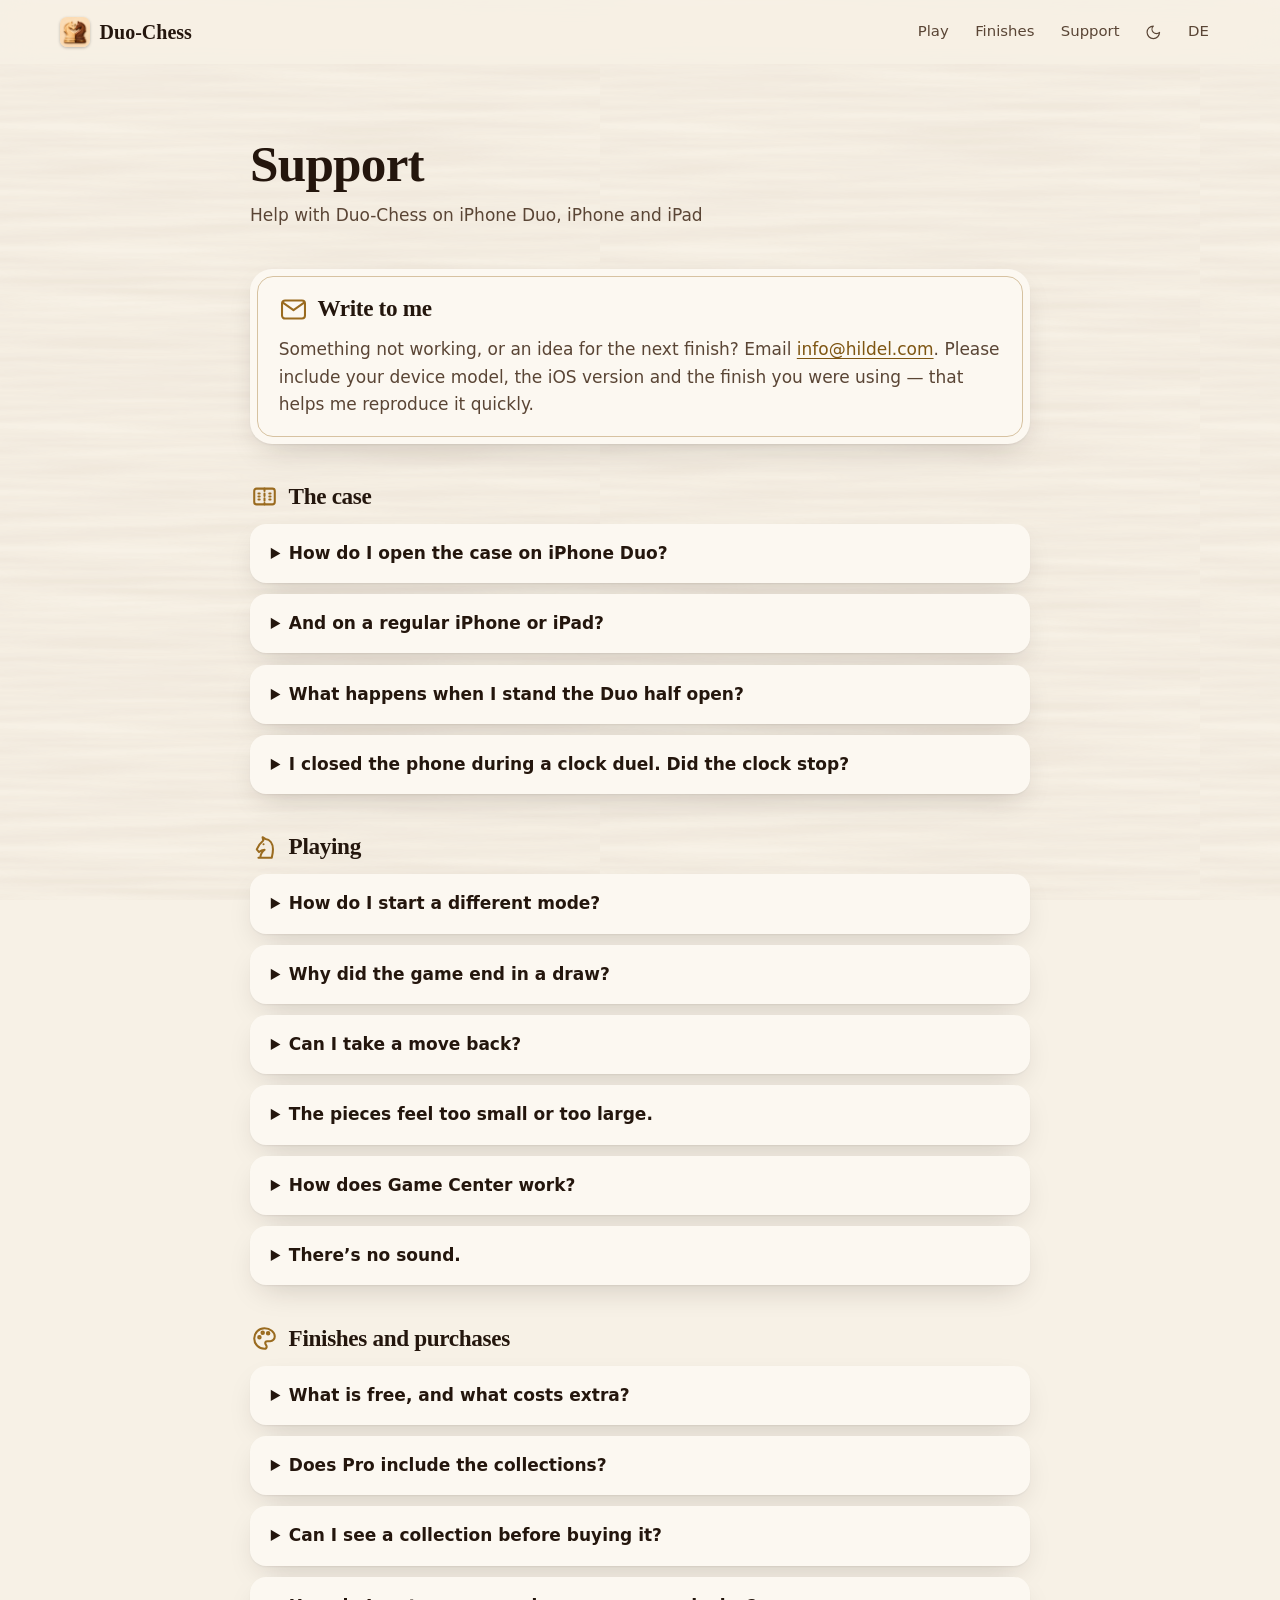
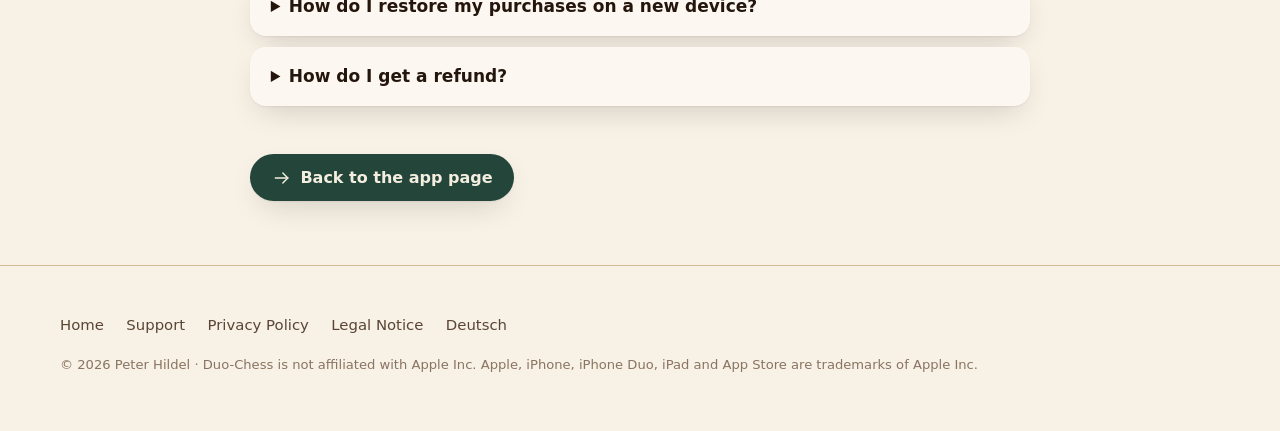
<file: support.html>
<!DOCTYPE html>
<html lang="en">
<head>
  <meta charset="UTF-8">
  <meta name="viewport" content="width=device-width, initial-scale=1.0">
  <title>Support — Duo-Chess</title>
  <meta name="description" content="Help with Duo-Chess: opening the case, game modes, finishes and restoring purchases.">
  <link rel="alternate" hreflang="en" href="support.html">
  <link rel="alternate" hreflang="de" href="support-de.html">
  <meta name="theme-color" content="#F7F1E6" media="(prefers-color-scheme: light)">
  <meta name="theme-color" content="#170F0A" media="(prefers-color-scheme: dark)">
  <link rel="icon" href="assets/favicon-64.png" sizes="64x64" type="image/png">
  <link rel="icon" href="assets/favicon-32.png" sizes="32x32" type="image/png">
  <link rel="apple-touch-icon" href="assets/apple-touch-icon.png">
  <script>
    (function () {
      try {
        var saved = localStorage.getItem('theme');
        if (saved === 'dark' || (!saved && matchMedia('(prefers-color-scheme: dark)').matches))
          document.documentElement.classList.add('dark');
      } catch (e) {}
    })();
  </script>
  <link rel="stylesheet" href="assets/landing.css?v=2">
</head>
<body>
<a class="skip" href="#main">Skip to content</a>

<div id="nav-top" aria-hidden="true"></div>
<nav class="nav">
  <div class="wrap nav-inner">
    <a class="brand" href="index.html">
      <img src="assets/icon-256.png" alt="" width="30" height="30">
      <span>Duo-Chess</span>
    </a>
    <div class="nav-right">
      <a class="nav-link hide-sm" href="index.html#play">Play</a>
      <a class="nav-link hide-sm" href="index.html#finishes">Finishes</a>
      <a class="nav-link hide-sm" href="support.html">Support</a>
      <button id="theme-toggle" class="icon-btn" type="button" aria-label="Switch between light and dark" aria-pressed="false">
        <svg class="ico" id="theme-icon" aria-hidden="true"><use href="assets/icons.svg#i-moon"/></svg>
      </button>
      <a class="nav-link" href="support-de.html" hreflang="de" lang="de">DE</a>
    </div>
  </div>
</nav>

<main class="doc" id="main">
  <h1>Support</h1>
  <p class="doc-meta">Help with Duo-Chess on iPhone Duo, iPhone and iPad</p>

  <div class="summary">
    <h2><svg class="ico" aria-hidden="true"><use href="assets/icons.svg#i-mail"/></svg> Write to me</h2>
    <p>Something not working, or an idea for the next finish? Email <a href="mailto:info@hildel.com">info@hildel.com</a>. Please include your device model, the iOS version and the finish you were using — that helps me reproduce it quickly.</p>
  </div>

  <section>
    <h2><svg class="ico" aria-hidden="true"><use href="assets/icons.svg#i-hinge"/></svg> The case</h2>
    <details>
      <summary>How do I open the case on iPhone Duo?</summary>
      <p>Tap the clasp on the right edge of the lid to release it, then unfold the phone. The board appears across both halves of the inner display. Fold the phone shut and the locked lid returns; your game is kept.</p>
    </details>
    <details>
      <summary>And on a regular iPhone or iPad?</summary>
      <p>There is no hinge to follow, so the lid opens virtually: tap the clasp and it swings open. Use the brass menu fitting → Close box to close it again.</p>
    </details>
    <details>
      <summary>What happens when I stand the Duo half open?</summary>
      <p>The board moves to the lower half and the upper half becomes a desk: the free chess stage, or with Duo-Chess Pro the training station, analysis desk or chess clock. Unfold fully and the full board is back. On other devices you can switch under Board menu → Tabletop.</p>
    </details>
    <details>
      <summary>I closed the phone during a clock duel. Did the clock stop?</summary>
      <p>No — like a real chess clock, time keeps running while the case is closed or the app is in the background. Use the brass menu to pause and resume both clocks.</p>
    </details>
  </section>

  <section>
    <h2><svg class="ico" aria-hidden="true"><use href="assets/icons.svg#i-knight"/></svg> Playing</h2>
    <details>
      <summary>How do I start a different mode?</summary>
      <p>Open the brass menu fitting and choose New game. Pick Two players, Solo practice, Clock duel, Analysis board or Training, then the options for that mode.</p>
    </details>
    <details>
      <summary>Why did the game end in a draw?</summary>
      <p>Two-player games are drawn automatically after the same position occurs three times, or after fifty moves by each side without a pawn move or capture. The analysis board keeps such lines playable.</p>
    </details>
    <details>
      <summary>Can I take a move back?</summary>
      <p>Yes, use Undo in the brass menu. On the analysis board Redo replays the line again, until you play a different move.</p>
    </details>
    <details>
      <summary>The pieces feel too small or too large.</summary>
      <p>Game options → Piece size scales the chessmen from 70% to 120%. Use default size returns to 100%. Squares and touch targets keep their size.</p>
    </details>
    <details>
      <summary>How does Game Center work?</summary>
      <p>Board menu → Game Center lets you sign in and shows your progress. Sign in before starting a game so it counts. Only solo games from the initial position without undo count towards the leaderboards. As a guest, everything stays on the device.</p>
    </details>
    <details>
      <summary>There’s no sound.</summary>
      <p>Placement sounds follow the silent switch and the volume, just like other ambient sounds. Sound and haptics each have their own switch in Game options.</p>
    </details>
  </section>

  <section>
    <h2><svg class="ico" aria-hidden="true"><use href="assets/icons.svg#i-palette"/></svg> Finishes and purchases</h2>
    <details>
      <summary>What is free, and what costs extra?</summary>
      <p>Unlimited chess for two and selected base finishes are free, without ads at launch. Duo-Chess Pro ($9.99, one-time) adds the Crystal Ice, Obsidian Gold and Pure Glass finishes, the extended desks for the half-open Duo and the complete chess trainer. Ten collector sets cost $1.99 each, or come in three bundles: vehicles and holidays for $5.99 each, knights and Vikings for $2.99. Prices are US launch prices and may differ in your country; paid offers are planned for launch.</p>
    </details>
    <details>
      <summary>Does Pro include the collections?</summary>
      <p>No. Collections and bundles are separate purchases and work with or without Pro. No subscription either way.</p>
    </details>
    <details>
      <summary>Can I see a collection before buying it?</summary>
      <p>Yes. In Finishes every set can be previewed — board, case and fittings — without changing your current game or finish.</p>
    </details>
    <details>
      <summary>How do I restore my purchases on a new device?</summary>
      <p>Open Finishes and choose Restore purchases while signed in with the same Apple Account. Every collection you own comes back.</p>
    </details>
    <details>
      <summary>How do I get a refund?</summary>
      <p>Purchases are handled by Apple. You can request a refund at <a href="https://reportaproblem.apple.com">reportaproblem.apple.com</a>.</p>
    </details>
  </section>

  <div class="back">
    <a href="index.html" class="btn btn-primary"><svg class="ico" aria-hidden="true"><use href="assets/icons.svg#i-arrow-right"/></svg> Back to the app page</a>
  </div>
</main>

<footer class="footer">
  <div class="wrap">
    <div class="footer-links">
      <a href="index.html">Home</a>
      <a href="support.html">Support</a>
      <a href="privacy.html">Privacy Policy</a>
      <a href="impressum.html">Legal Notice</a>
      <a href="support-de.html" hreflang="de" lang="de">Deutsch</a>
    </div>
    <p class="footer-note tiny">© <span id="year">2026</span> Peter Hildel · Duo-Chess is not affiliated with Apple Inc. Apple, iPhone, iPhone Duo, iPad and App Store are trademarks of Apple&nbsp;Inc.</p>
  </div>
</footer>

<script src="assets/site.js?v=1" defer></script>
</body>
</html>
</file>
<file: assets/landing.css>
/* Duo-Chess — landing page.
   Light is ivory paper and maple, dark is the walnut case. Brass marks hardware and accents,
   forest green is the action colour, as in the app. Tokens live on :root / .dark. */

:root {
  --bg: #F7F1E6;
  --bg-2: #EFE5D3;
  --surface: #FCF8F1;
  --ink: #24160D;
  --ink-2: #5A4535;
  --ink-3: #8A7462;
  --line: rgba(60, 38, 22, .14);
  --accent: #9A6B1F;          /* aged brass, darkened for text on ivory */
  --accent-ink: #7E5512;
  --accent-soft: rgba(176, 128, 48, .14);
  --brass: #C9A15A;
  --inlay: rgba(154, 107, 31, .38);
  --green: #24463A;           /* forest-green action surface */
  --green-ink: #F3EEDF;
  --walnut: #42261A;
  --walnut-2: #21130B;
  --maple: #CCA378;
  --shadow: 0 1px 2px rgba(36, 22, 13, .06), 0 12px 32px -12px rgba(36, 22, 13, .22);
  --shadow-lg: 0 2px 4px rgba(36, 22, 13, .08), 0 40px 80px -30px rgba(36, 22, 13, .45);
  --radius: 22px;
  --serif: ui-serif, "New York", "Iowan Old Style", "Palatino Linotype", Palatino, Georgia, serif;
  --sans: -apple-system, BlinkMacSystemFont, "SF Pro Text", "Segoe UI", system-ui, Roboto, "Helvetica Neue", Arial, sans-serif;
  color-scheme: light;
}

.dark {
  --bg: #170F0A;
  --bg-2: #1F140D;
  --surface: #2A1B12;
  --ink: #F3E9DA;
  --ink-2: #CDBBA5;
  --ink-3: #9C8773;
  --line: rgba(243, 233, 218, .12);
  --accent: #D9B26A;
  --accent-ink: #E6C384;
  --accent-soft: rgba(217, 178, 106, .14);
  --inlay: rgba(217, 178, 106, .3);
  --green: #3E6B57;
  --green-ink: #F3EEDF;
  --shadow: 0 1px 2px rgba(0, 0, 0, .3), 0 12px 32px -12px rgba(0, 0, 0, .6);
  --shadow-lg: 0 2px 4px rgba(0, 0, 0, .3), 0 40px 80px -30px rgba(0, 0, 0, .8);
  color-scheme: dark;
}

*, *::before, *::after { box-sizing: border-box; }
html { -webkit-text-size-adjust: 100%; scroll-behavior: smooth; scroll-padding-top: 80px; }
@media (prefers-reduced-motion: reduce) { html { scroll-behavior: auto; } }

body {
  margin: 0;
  background: var(--bg);
  color: var(--ink);
  font: 17px/1.6 var(--sans);
  -webkit-font-smoothing: antialiased;
  overflow-x: hidden;
}
/* A faint wood grain across the page: long, slightly wavy fibres. */
body::before {
  content: "";
  position: fixed; inset: 0; z-index: -1; pointer-events: none;
  background-image: url("data:image/svg+xml,%3Csvg xmlns='http://www.w3.org/2000/svg' width='600' height='300'%3E%3Cfilter id='g'%3E%3CfeTurbulence type='fractalNoise' baseFrequency='.004 .09' numOctaves='3' seed='4'/%3E%3CfeColorMatrix values='0 0 0 0 .35 0 0 0 0 .22 0 0 0 0 .12 0 0 0 .55 -.1'/%3E%3C/filter%3E%3Crect width='100%25' height='100%25' filter='url(%23g)'/%3E%3C/svg%3E");
  opacity: .22;
}
.dark body::before { opacity: .28; }

img, video { display: block; max-width: 100%; height: auto; }
a { color: var(--accent-ink); text-underline-offset: .18em; }
a:hover { color: var(--accent); }
:focus-visible { outline: 2.5px solid var(--accent); outline-offset: 3px; border-radius: 6px; }

h1, h2, h3 { font-family: var(--serif); font-weight: 600; letter-spacing: -.015em; line-height: 1.1; margin: 0; color: var(--ink); text-wrap: balance; }
h1 { font-size: clamp(2.6rem, 6.2vw, 4.5rem); }
h2 { font-size: clamp(2rem, 4.4vw, 3.1rem); }
h3 { font-size: 1.3rem; letter-spacing: -.005em; }
p { margin: 0; text-wrap: pretty; }

.wrap { width: min(1160px, 100% - 32px); margin-inline: auto; }
.skip { position: absolute; left: -999px; top: 8px; z-index: 100; background: var(--surface); padding: .5rem 1rem; border-radius: 8px; }
.skip:focus { left: 16px; }
.tiny { font-size: .82rem; }
.muted { color: var(--ink-3); }
.accent { color: var(--accent); font-style: italic; }
.sr-only { position: absolute; width: 1px; height: 1px; padding: 0; margin: -1px; overflow: hidden; clip: rect(0 0 0 0); white-space: nowrap; border: 0; }

.ico { width: 1.25em; height: 1.25em; flex: none; fill: none; stroke: currentColor; stroke-width: 1.7; stroke-linecap: round; stroke-linejoin: round; vertical-align: -.22em; }

/* ---------- Nav ---------- */
#nav-top { position: absolute; top: 0; height: 1px; width: 1px; }
.nav {
  position: sticky; top: 0; z-index: 50;
  background: color-mix(in srgb, var(--bg) 82%, transparent);
  -webkit-backdrop-filter: saturate(1.4) blur(16px);
  backdrop-filter: saturate(1.4) blur(16px);
  transition: box-shadow .3s;
}
.nav.scrolled { box-shadow: 0 1px 0 var(--line), 0 10px 30px -20px rgba(0, 0, 0, .35); }
.nav-inner { display: flex; align-items: center; justify-content: space-between; height: 64px; gap: 1rem; }
.brand { display: flex; align-items: center; gap: .6rem; text-decoration: none; color: var(--ink); font-family: var(--serif); font-weight: 600; font-size: 1.25rem; }
.brand img { border-radius: 7px; box-shadow: 0 1px 3px rgba(0, 0, 0, .25); }
.nav-right { display: flex; align-items: center; gap: .25rem; }
.nav-link { color: var(--ink-2); text-decoration: none; font-size: .93rem; padding: .45rem .7rem; border-radius: 999px; }
.nav-link:hover { color: var(--ink); background: var(--accent-soft); }
.icon-btn { display: grid; place-items: center; width: 38px; height: 38px; border-radius: 999px; border: 0; background: transparent; color: var(--ink-2); cursor: pointer; }
.icon-btn:hover { background: var(--accent-soft); color: var(--ink); }
@media (max-width: 860px) { .hide-sm { display: none; } }

/* ---------- Buttons & pills ---------- */
.btn {
  display: inline-flex; align-items: center; gap: .55rem;
  padding: .85rem 1.35rem; border-radius: 999px;
  font: 600 1rem/1 var(--sans); text-decoration: none; cursor: pointer; border: 0;
  transition: transform .2s cubic-bezier(.3, 1.5, .5, 1), background .2s, box-shadow .2s;
}
.btn:active { transform: scale(.97); }
.btn-primary { background: var(--green); color: var(--green-ink); box-shadow: var(--shadow); }
.btn-primary:hover { color: var(--green-ink); transform: translateY(-1px); }
.btn-secondary { background: var(--accent-soft); color: var(--accent-ink); }
.btn-secondary:hover { color: var(--accent-ink); background: color-mix(in srgb, var(--accent) 22%, transparent); }
.btn-row { display: flex; flex-wrap: wrap; gap: .75rem; align-items: center; }

.store-badge {
  display: inline-flex; align-items: center; gap: .7rem;
  padding: .6rem 1.2rem .6rem 1rem; border-radius: 14px;
  background: var(--ink); color: var(--bg); text-decoration: none; box-shadow: var(--shadow);
}
.store-badge .ico { width: 1.7rem; height: 1.7rem; }
.store-badge small { display: block; font-size: .7rem; opacity: .75; line-height: 1.1; }
.store-badge b { display: block; font: 600 1.15rem/1.15 var(--sans); }
.store-badge:hover { color: var(--bg); }

.pill-row { display: flex; flex-wrap: wrap; gap: .5rem; }
.pill { display: inline-flex; align-items: center; gap: .4rem; padding: .4rem .8rem; border-radius: 999px; font-size: .86rem; color: var(--ink-2); background: var(--surface); box-shadow: inset 0 0 0 1px var(--line); }
.pill .ico { color: var(--accent); width: 1.05rem; height: 1.05rem; }

/* Small uppercase inscription with open tracking, led by a brass inlay line. */
.eyebrow { display: inline-flex; align-items: center; gap: .6rem; font-size: .78rem; font-weight: 600; text-transform: uppercase; letter-spacing: .2em; color: var(--accent); margin-bottom: 1rem; }
.eyebrow::before { content: ""; width: 24px; height: 2px; border-radius: 2px; background: linear-gradient(90deg, #E7C987, #A5782E); }

/* ---------- Hero ---------- */
.hero { padding: clamp(2.5rem, 6vw, 5rem) 0 clamp(3rem, 7vw, 6rem); }
.hero-grid { display: grid; grid-template-columns: .86fr 1.14fr; gap: clamp(2rem, 5vw, 4.5rem); align-items: center; }
.hero-copy { display: grid; gap: 1.6rem; justify-items: start; }
.hero-icon { width: 88px; height: 88px; border-radius: 20px; box-shadow: var(--shadow); }
.lede { font-size: clamp(1.08rem, 1.6vw, 1.25rem); color: var(--ink-2); max-width: 34em; }
@media (max-width: 900px) {
  .hero-grid { grid-template-columns: 1fr; }
  .hero-icon { width: 72px; height: 72px; border-radius: 16px; }
}
.hero-figure { margin: 0; display: grid; gap: 1rem; }
.hero-figure figcaption, .fig-note { font-size: .88rem; color: var(--ink-3); text-align: center; }

/* ---------- Device frames ---------- */
/* iPhone Duo frame (ShotForge artwork). The screen sits under the frame's opening:
   inner display 2853×2007 at 75,75 of 3003×2157. */
.duo { position: relative; aspect-ratio: 3003 / 2157; filter: drop-shadow(0 30px 40px rgba(20, 10, 4, .35)); }
.duo > .screen {
  position: absolute; left: 2.4975%; top: 3.477%; width: 95.005%; height: 93.046%;
  border-radius: 4.8% / 6.83%; overflow: hidden; background: #21130B;
}
.duo > .screen > img { position: absolute; inset: 0; width: 100%; height: 100%; object-fit: cover; }
.duo::after {
  content: ""; position: absolute; inset: 0; pointer-events: none;
  background: url("frame-duo-inner.svg") center / 100% 100% no-repeat;
}

/* A generic iPhone body drawn in CSS for the 1206×2622 screenshots. */
.phone {
  position: relative;
  width: min(320px, 72vw);
  aspect-ratio: 1206 / 2622;
  border-radius: 15% / 7%;
  padding: 2.6%;
  background: linear-gradient(145deg, #3a332e, #121010 60%, #2a2522);
  box-shadow: var(--shadow-lg), inset 0 0 0 1.5px rgba(255, 255, 255, .12);
}
.phone .screen { position: relative; width: 100%; height: 100%; border-radius: 12.5% / 5.9%; overflow: hidden; background: #21130B; isolation: isolate; }
.phone .screen > img { position: absolute; inset: 0; width: 100%; height: 100%; object-fit: cover; }
.phone .island { position: absolute; z-index: 5; top: 1.6%; left: 50%; width: 31%; height: 3.4%; transform: translateX(-50%); background: #000; border-radius: 999px; }

/* The fold annotation: the board's two halves meet along the hinge. */
.fold-mark { position: absolute; z-index: 2; top: 0; bottom: 0; left: 50%; width: 0; border-left: 2px dashed rgba(255, 236, 196, .85); filter: drop-shadow(0 0 4px rgba(0, 0, 0, .5)); pointer-events: none; }
.fold-mark span {
  position: absolute; top: 6%; left: 0; transform: translateX(-50%); white-space: nowrap;
  padding: .3rem .7rem; border-radius: 999px; background: rgba(33, 19, 11, .78); color: #F6E6C8;
  font: 600 .74rem/1 var(--sans); letter-spacing: .12em; text-transform: uppercase; backdrop-filter: blur(4px);
}
.side-tag {
  position: absolute; z-index: 2; bottom: 7%; padding: .3rem .7rem; border-radius: 999px;
  background: rgba(33, 19, 11, .72); color: #F6E6C8; font: 600 .74rem/1 var(--sans); letter-spacing: .04em; pointer-events: none;
}
.side-tag.l { left: 11%; }
.side-tag.r { right: 11%; }
@media (max-width: 520px) { .fold-mark span, .side-tag { font-size: .62rem; padding: .22rem .5rem; } }

/* ---------- Sections ---------- */
section.block { padding: clamp(4rem, 9vw, 7.5rem) 0; }
section.block.tinted { background: var(--bg-2); }
.section-head { display: grid; gap: 1rem; max-width: 46rem; margin-bottom: clamp(2.2rem, 5vw, 3.5rem); }
.section-head p { font-size: 1.12rem; color: var(--ink-2); }
.section-head.center { margin-inline: auto; text-align: center; justify-items: center; }

.split { display: grid; grid-template-columns: 1fr 1fr; gap: clamp(2rem, 6vw, 5.5rem); align-items: center; }
.split.wide-right { grid-template-columns: .85fr 1.15fr; }
.split.flip > :first-child { order: 2; }
@media (max-width: 900px) { .split, .split.wide-right, .split.flip { grid-template-columns: 1fr; } .split.flip > :first-child { order: 0; } }

.feature-list { display: grid; gap: 1.4rem; margin: 0; padding: 0; list-style: none; }
.feature-list li { display: grid; grid-template-columns: auto 1fr; gap: .2rem 1rem; }
.feature-list .badge { grid-row: span 2; }
.feature-list h3 { font-size: 1.12rem; }
.feature-list p { color: var(--ink-2); font-size: .98rem; }

.badge {
  display: grid; place-items: center; width: 44px; height: 44px; border-radius: 13px;
  color: var(--accent); background: var(--accent-soft);
  box-shadow: inset 0 0 0 1px color-mix(in srgb, var(--accent) 24%, transparent);
}
.badge .ico { width: 1.35rem; height: 1.35rem; }

/* Cards with an inlaid brass border, like the routed inlay on the lid. */
.cards { display: grid; grid-template-columns: repeat(3, 1fr); gap: 1rem; }
.card {
  position: relative; background: var(--surface); border-radius: var(--radius); padding: 1.6rem;
  display: grid; gap: .7rem; align-content: start;
  box-shadow: var(--shadow);
}
.card::after { content: ""; position: absolute; inset: 7px; border: 1px solid var(--inlay); border-radius: calc(var(--radius) - 6px); pointer-events: none; opacity: .8; }
.card > * { position: relative; z-index: 1; }
.card p { color: var(--ink-2); font-size: .97rem; }
@media (max-width: 960px) { .cards { grid-template-columns: repeat(2, 1fr); } }
@media (max-width: 600px) { .cards { grid-template-columns: 1fr; } }

/* ---------- Case demo (regular iPhone): the lid swings open around its left hinge ---------- */
.case-demo { display: grid; justify-items: center; gap: 1.1rem; }
.case-demo .phone { perspective: 1400px; }
.lid {
  position: absolute; inset: 0; z-index: 3;
  transform-origin: 0 50%;
  transition: transform .76s cubic-bezier(.55, .05, .25, 1), opacity .3s .5s;
  backface-visibility: hidden;
}
.lid img { position: absolute; inset: 0; width: 100%; height: 100%; object-fit: cover; }
.lid::after { content: ""; position: absolute; inset: 0; background: linear-gradient(90deg, rgba(0,0,0,0), rgba(0,0,0,.45)); opacity: 0; transition: opacity .76s; }
.case-demo.open .lid { transform: rotateY(-104deg); opacity: 0; }
.case-demo.open .lid::after { opacity: 1; }
/* The clasp hotspot sits over the brass latch in the screenshot. */
.clasp-hit {
  position: absolute; z-index: 4; right: 1.5%; top: 43%; width: 15%; height: 12%;
  border: 0; border-radius: 12px; background: transparent; cursor: pointer;
}
.clasp-hit:focus-visible { outline: 3px solid var(--brass); outline-offset: 2px; }
.case-demo:not(.open) .clasp-hit { animation: clasp-pulse 2.4s ease-in-out infinite; }
@keyframes clasp-pulse { 0%, 100% { box-shadow: 0 0 0 0 rgba(231, 201, 135, 0); } 50% { box-shadow: 0 0 0 6px rgba(231, 201, 135, .45); } }
.case-demo.open .clasp-hit { display: none; }
@media (prefers-reduced-motion: reduce) {
  .lid { transition: opacity .16s; }
  .case-demo.open .lid { transform: none; }
  .case-demo:not(.open) .clasp-hit { animation: none; box-shadow: 0 0 0 3px rgba(231, 201, 135, .5); }
}
.demo-hint { display: inline-flex; align-items: center; gap: .45rem; font-size: .88rem; color: var(--ink-3); }
.demo-hint .ico { color: var(--accent); }
.demo-btn { padding: .55rem 1rem; font-size: .9rem; }

/* ---------- Modes ---------- */
.modes { display: grid; gap: .75rem; margin: 0; padding: 0; list-style: none; }
.mode {
  position: relative; display: grid; grid-template-columns: auto 1fr; gap: .15rem 1rem; align-items: start;
  padding: 1.1rem 1.25rem; border-radius: 18px; background: var(--surface); box-shadow: inset 0 0 0 1px var(--line);
}
.mode .ico { grid-row: span 2; width: 1.6rem; height: 1.6rem; color: var(--accent); margin-top: .15rem; }
.mode h3 { font-family: var(--sans); font-size: 1.05rem; font-weight: 650; letter-spacing: 0; }
.mode p { color: var(--ink-2); font-size: .95rem; }
.mode .chips { grid-column: 2; display: flex; flex-wrap: wrap; gap: .35rem; margin-top: .5rem; }
.chip { font-size: .78rem; padding: .22rem .6rem; border-radius: 999px; background: var(--accent-soft); color: var(--accent-ink); font-weight: 600; }

/* ---------- Finishes switcher ---------- */
.finish-stage { display: grid; gap: 1.4rem; max-width: 940px; margin-inline: auto; }
.finish-stage .duo > .screen > img { transition: opacity .45s ease; }
.finish-stage .duo > .screen > img.on { z-index: 1; }
.finish-stage .duo > .screen > img:not(.on) { opacity: 0; transition-delay: .45s; }
@media (prefers-reduced-motion: reduce) { .finish-stage .duo > .screen > img { transition: opacity .16s; } }
.finish-meta { display: flex; flex-wrap: wrap; align-items: baseline; justify-content: space-between; gap: .4rem 1.2rem; }
.finish-meta b { font-family: var(--serif); font-size: 1.5rem; font-weight: 600; }
.finish-meta span { color: var(--ink-2); }
.finish-meta small { color: var(--ink-3); font-size: .88rem; display: block; }
.finish-picker { display: grid; grid-template-columns: repeat(8, 1fr); gap: .6rem; }
.finish-btn {
  display: grid; justify-items: center; gap: .45rem; padding: .55rem .2rem .5rem; border: 0; cursor: pointer;
  background: transparent; border-radius: 14px; color: var(--ink-2); font: 600 .74rem/1.15 var(--sans); text-align: center;
}
.finish-btn:hover { background: var(--accent-soft); color: var(--ink); }
.finish-btn[aria-pressed="true"] { background: var(--surface); color: var(--ink); box-shadow: inset 0 0 0 1.5px var(--accent), var(--shadow); }
/* Each swatch is a 2×2 corner of that board, framed in its rail colour. */
.sq {
  width: 44px; height: 44px; border-radius: 10px; padding: 4px; background: var(--r);
  box-shadow: 0 1px 3px rgba(0, 0, 0, .3), inset 0 0 0 1px rgba(255, 255, 255, .12);
}
.sq i { display: block; width: 100%; height: 100%; border-radius: 5px;
  background: conic-gradient(var(--d) 0 25%, var(--l) 0 50%, var(--d) 0 75%, var(--l) 0) 0 0 / 100% 100%; }
@media (max-width: 900px) { .finish-picker { grid-template-columns: repeat(4, 1fr); } }

/* ---------- Collections: rendered chessmen standing in a row ---------- */
.collections { display: grid; grid-template-columns: repeat(2, 1fr); gap: 1rem; }
.collection {
  position: relative; border-radius: var(--radius); padding: 1.5rem 1.6rem 1.6rem; overflow: hidden;
  background: var(--surface); box-shadow: var(--shadow); display: grid; gap: .6rem; align-content: start;
}
.collection::after { content: ""; position: absolute; inset: 7px; border: 1px solid var(--inlay); border-radius: calc(var(--radius) - 6px); pointer-events: none; opacity: .8; }
.collection > * { position: relative; z-index: 1; }
.collection.wide { grid-column: span 2; }
.collection header { display: flex; flex-wrap: wrap; align-items: baseline; justify-content: space-between; gap: .3rem 1rem; }
.collection p { color: var(--ink-2); font-size: .97rem; }
.lineup {
  display: flex; justify-content: center; align-items: flex-end; margin: .2rem -.6rem .4rem;
  padding: .4rem 0 .2rem; border-radius: 16px;
  background:
    radial-gradient(70% 50% at 50% 100%, rgba(0, 0, 0, .12), transparent 70%),
    linear-gradient(var(--stage-top, transparent), var(--stage-bottom, transparent));
}
.lineup img { width: 16.66%; max-width: 120px; aspect-ratio: 1; object-fit: contain; margin-inline: -1.2%; filter: drop-shadow(0 6px 6px rgba(0, 0, 0, .2)); }
.lineup.vehicles img { margin-inline: -.3%; }
.subthemes { display: flex; flex-wrap: wrap; gap: .4rem; }
.tag {
  display: inline-block; padding: .22rem .55rem; border-radius: 7px; font: 700 .66rem/1.1 var(--sans);
  letter-spacing: .12em; text-transform: uppercase; white-space: nowrap;
}
.tag-free { background: color-mix(in srgb, var(--green) 16%, transparent); color: var(--green); }
.dark .tag-free { color: #9ED2B8; background: rgba(62, 107, 87, .35); }
.tag-buy { background: linear-gradient(90deg, #EBD7A6, #CDA867); color: #3A2A14; }
.holiday-grid { display: grid; grid-template-columns: repeat(4, 1fr); gap: .6rem 1rem; }
.holiday-grid figure { margin: 0; display: grid; gap: .2rem; justify-items: center; text-align: center; }
.holiday-grid .lineup { margin: 0; width: 100%; }
.holiday-grid .lineup img { width: 40%; max-width: none; margin-inline: -5%; }
.holiday-grid figcaption { font: 600 .86rem/1.3 var(--sans); color: var(--ink); }
.holiday-grid figcaption small { display: block; font-weight: 400; color: var(--ink-3); font-size: .78rem; }
@media (max-width: 900px) { .collections { grid-template-columns: 1fr; } .collection.wide { grid-column: auto; } .holiday-grid { grid-template-columns: repeat(2, 1fr); } }

/* ---------- Walnut panel (privacy), the same in both themes ---------- */
.walnut-panel {
  position: relative; border-radius: 30px; padding: clamp(2rem, 5vw, 4rem); color: #F6E8D2;
  background:
    radial-gradient(120% 90% at 15% 0%, rgba(255, 214, 160, .14), transparent 60%),
    url("data:image/svg+xml,%3Csvg xmlns='http://www.w3.org/2000/svg' width='800' height='400'%3E%3Cfilter id='g'%3E%3CfeTurbulence type='fractalNoise' baseFrequency='.003 .06' numOctaves='3' seed='9'/%3E%3CfeColorMatrix values='0 0 0 0 0 0 0 0 0 0 0 0 0 0 0 0 0 0 .5 -.12'/%3E%3C/filter%3E%3Crect width='100%25' height='100%25' filter='url(%23g)'/%3E%3C/svg%3E") center / cover,
    linear-gradient(160deg, #5A3422, #2E1A10);
  box-shadow: var(--shadow-lg), inset 0 1px 0 rgba(255, 255, 255, .12);
  overflow: hidden;
}
.walnut-panel::before { content: ""; position: absolute; inset: 14px; border: 1.5px solid rgba(214, 171, 102, .45); border-radius: 20px; pointer-events: none; box-shadow: inset 0 0 0 1px rgba(0, 0, 0, .25); }
.walnut-panel h2 { color: #FFF3E2; }
.walnut-panel .eyebrow { color: #E7C987; }
.walnut-panel p { color: rgba(246, 232, 210, .86); }
.walnut-panel .grid { position: relative; display: grid; grid-template-columns: 1fr 1fr; gap: 2rem 3rem; margin-top: 2.5rem; }
.walnut-panel .grid div { display: grid; grid-template-columns: auto 1fr; gap: .25rem 1rem; }
.walnut-panel .grid .ico { grid-row: span 2; width: 1.6rem; height: 1.6rem; color: #E7C987; margin-top: .15rem; }
.walnut-panel h3 { color: #FFF3E2; font-size: 1.12rem; }
.walnut-panel a { color: #F2D49A; }
@media (max-width: 760px) { .walnut-panel .grid { grid-template-columns: 1fr; } }

/* ---------- CTA ---------- */
.cta { text-align: center; display: grid; justify-items: center; gap: 1.5rem; }
.cta .hero-icon { width: 112px; height: 112px; border-radius: 25px; }
.req { display: flex; flex-wrap: wrap; justify-content: center; gap: .5rem; }

/* ---------- Footer ---------- */
.footer { padding: 3rem 0 3.5rem; border-top: 1px solid var(--inlay); }
.footer-links { display: flex; flex-wrap: wrap; gap: .4rem 1.4rem; margin-bottom: 1rem; }
.footer-links a { color: var(--ink-2); text-decoration: none; font-size: .93rem; }
.footer-links a:hover { color: var(--ink); }
.footer-note { color: var(--ink-3); max-width: 60rem; }

/* ---------- Document pages (privacy, support, legal) ---------- */
.doc { width: min(780px, 100% - 32px); margin: 0 auto; padding: clamp(2.5rem, 6vw, 4.5rem) 0 4rem; }
.doc h1 { font-size: clamp(2.2rem, 5vw, 3.2rem); margin-bottom: .6rem; }
.doc-meta { color: var(--ink-3); margin-bottom: 2.5rem; }
.doc section { margin-top: 2.4rem; }
.doc h2 { font-size: 1.45rem; display: flex; align-items: center; gap: .6rem; margin-bottom: .8rem; }
.doc h2 .ico { color: var(--accent); }
.doc p, .doc li { color: var(--ink-2); }
.doc p + p { margin-top: .8rem; }
.doc ul { padding-left: 1.2rem; margin: .8rem 0 0; display: grid; gap: .45rem; }
.doc strong { color: var(--ink); }
.doc .summary { position: relative; background: var(--surface); border-radius: var(--radius); padding: 1.6rem 1.8rem; box-shadow: var(--shadow); }
.doc .summary::after { content: ""; position: absolute; inset: 7px; border: 1px solid var(--inlay); border-radius: 16px; pointer-events: none; }
.doc .summary h2 { margin-top: 0; }
.doc dl { display: grid; grid-template-columns: max-content 1fr; gap: .4rem 1.2rem; margin: 0; }
.doc dt { color: var(--ink); font-weight: 600; }
.doc dd { margin: 0; color: var(--ink-2); }
.doc details { background: var(--surface); border-radius: 16px; padding: 1rem 1.3rem; box-shadow: var(--shadow); }
.doc details + details { margin-top: .7rem; }
.doc summary { cursor: pointer; font-weight: 600; color: var(--ink); }
.doc details p { margin-top: .7rem; }
.doc .back { margin-top: 3rem; }
@media (max-width: 520px) { .doc dl { grid-template-columns: 1fr; } .doc dd { margin-bottom: .5rem; } }

/* ---------- Reveal ---------- */
.reveal { opacity: 0; transform: translateY(18px); transition: opacity .8s ease, transform .9s cubic-bezier(.2, .9, .3, 1); }
.reveal.in { opacity: 1; transform: none; }
@media (prefers-reduced-motion: reduce) { .reveal { opacity: 1; transform: none; transition: none; } }

/* ---------- In action: the recorded game on the Duo ---------- */
.game-figure { margin: 0 auto; max-width: 980px; display: grid; gap: 1rem; }
.duo > .screen > video { position: absolute; inset: 0; width: 100%; height: 100%; object-fit: cover; }

/* ---------- Tabletop: the Duo half open, the upper half tilted back ---------- */
.tabletop-figure { margin: 0; display: grid; gap: 1.4rem; justify-items: center; }
.tt { width: min(340px, 78vw); perspective: 1100px; perspective-origin: 50% 120%; margin: -4% 0 -22%; }
.tt-half {
  aspect-ratio: 750 / 533; border-radius: 22px; padding: 10px; background: linear-gradient(160deg, #3a332e, #121010 70%);
  box-shadow: inset 0 0 0 1.5px rgba(255, 255, 255, .1);
}
.tt-half::before {
  content: ""; display: block; width: 100%; height: 100%; border-radius: 13px;
  background: url("img/tabletop.jpg") no-repeat; background-size: 100% 200%;
}
.tt-top { transform-origin: 50% 100%; transform: rotateX(28deg); border-bottom-left-radius: 6px; border-bottom-right-radius: 6px; }
.tt-top::before { background-position: 0 0; }
.tt-bottom { margin-top: -2px; transform-origin: 50% 0; transform: rotateX(46deg) translateY(-2px); border-top-left-radius: 6px; border-top-right-radius: 6px; box-shadow: inset 0 0 0 1.5px rgba(255,255,255,.1), 0 40px 40px -20px rgba(20, 10, 4, .5); }
.tt-bottom::before { background-position: 0 100%; }
.desks { width: 100%; border-radius: 18px; box-shadow: var(--shadow-lg); }

/* ---------- Pricing ---------- */
.price-pill { display: inline-flex; align-items: baseline; gap: .3rem; padding: .3rem .75rem; border-radius: 999px; font-size: .84rem; color: var(--ink-2); background: var(--accent-soft); white-space: nowrap; }
.price-pill b { color: var(--ink); font-size: .95rem; }
.holiday-grid.legends { grid-template-columns: repeat(2, 1fr); }
.holiday-grid.legends .lineup img { width: 16.66%; margin-inline: -1.4%; }
@media (max-width: 900px) { .holiday-grid.legends { grid-template-columns: 1fr; } }
.pro-tag {
  display: inline-block; vertical-align: .15em; margin-left: .35rem; padding: .18rem .45rem; border-radius: 6px;
  background: linear-gradient(90deg, #EBD7A6, #CDA867); color: #3A2A14;
  font: 700 .62rem/1 var(--sans); letter-spacing: .12em; text-transform: uppercase;
}
.mode .pro-tag { font-family: var(--sans); }
.tag-plan { background: var(--accent-soft); color: var(--accent-ink); margin-right: .4rem; vertical-align: .1em; }
.plans { display: grid; grid-template-columns: 1fr 1fr; gap: 1rem; }
.plans-3 { grid-template-columns: repeat(3, 1fr); align-items: stretch; }
.plan { position: relative; background: var(--surface); border-radius: var(--radius); padding: 1.6rem 1.6rem 1.7rem; box-shadow: var(--shadow); }
.plan::after { content: ""; position: absolute; inset: 7px; border: 1px solid var(--inlay); border-radius: calc(var(--radius) - 6px); pointer-events: none; opacity: .8; }
.plan > * { position: relative; z-index: 1; }
.plan h3 { margin-bottom: .3rem; }
.plan-price { font-family: var(--serif); font-size: 2rem; font-weight: 600; color: var(--ink); margin-bottom: 1rem; }
.plan-price small { font-family: var(--sans); font-size: .85rem; font-weight: 500; color: var(--ink-3); }
.plan ul { margin: 0; padding: 0; list-style: none; display: grid; gap: .55rem; }
.plan li { position: relative; padding-left: 1.4rem; color: var(--ink-2); font-size: .95rem; line-height: 1.45; }
.plan li::before { content: ""; position: absolute; left: .1rem; top: .45em; width: .55rem; height: .3rem; border: solid var(--accent); border-width: 0 0 2px 2px; transform: rotate(-45deg); }
.plan-pro { background: linear-gradient(160deg, #4A2C1C, #24150D); }
.plan-pro::after { border-color: rgba(231, 201, 135, .45); }
.plan-pro h3, .plan-pro .plan-price { color: #F2D9A0; }
.plan-pro .plan-price small { color: rgba(243, 233, 218, .7); }
.plan-pro li { color: rgba(243, 233, 218, .88); }
.plan-pro li::before { border-color: #E7C987; }
.plans-note { color: var(--ink-3); margin: 1.4rem auto 0; max-width: 52rem; text-align: center; }
@media (max-width: 900px) { .plans-3 { grid-template-columns: 1fr; } }

/* Long German compounds ("Sammlerkollektionen") must not push the page wider on small phones. */
.section-head > * { max-width: 100%; min-width: 0; }
.eyebrow { overflow-wrap: anywhere; }
h1, h2 { overflow-wrap: break-word; hyphens: auto; }
@media (max-width: 480px) { .eyebrow { letter-spacing: .12em; } }

/* Pro finishes: a small champagne tag on the swatch and next to the finish name. */
.sq { position: relative; }
.finish-btn.is-pro .sq::after {
  content: "PRO"; position: absolute; right: -9px; top: -7px; padding: .14rem .3rem; border-radius: 5px;
  background: linear-gradient(90deg, #EBD7A6, #CDA867); color: #3A2A14;
  font: 700 .52rem/1 var(--sans); letter-spacing: .1em; box-shadow: 0 1px 3px rgba(0, 0, 0, .3);
}
.finish-meta .pro-tag[hidden] { display: none; }
.finish-meta .pro-tag { color: #3A2A14; margin: 0 .5rem 0 .45rem; vertical-align: .3em; }
</file>
